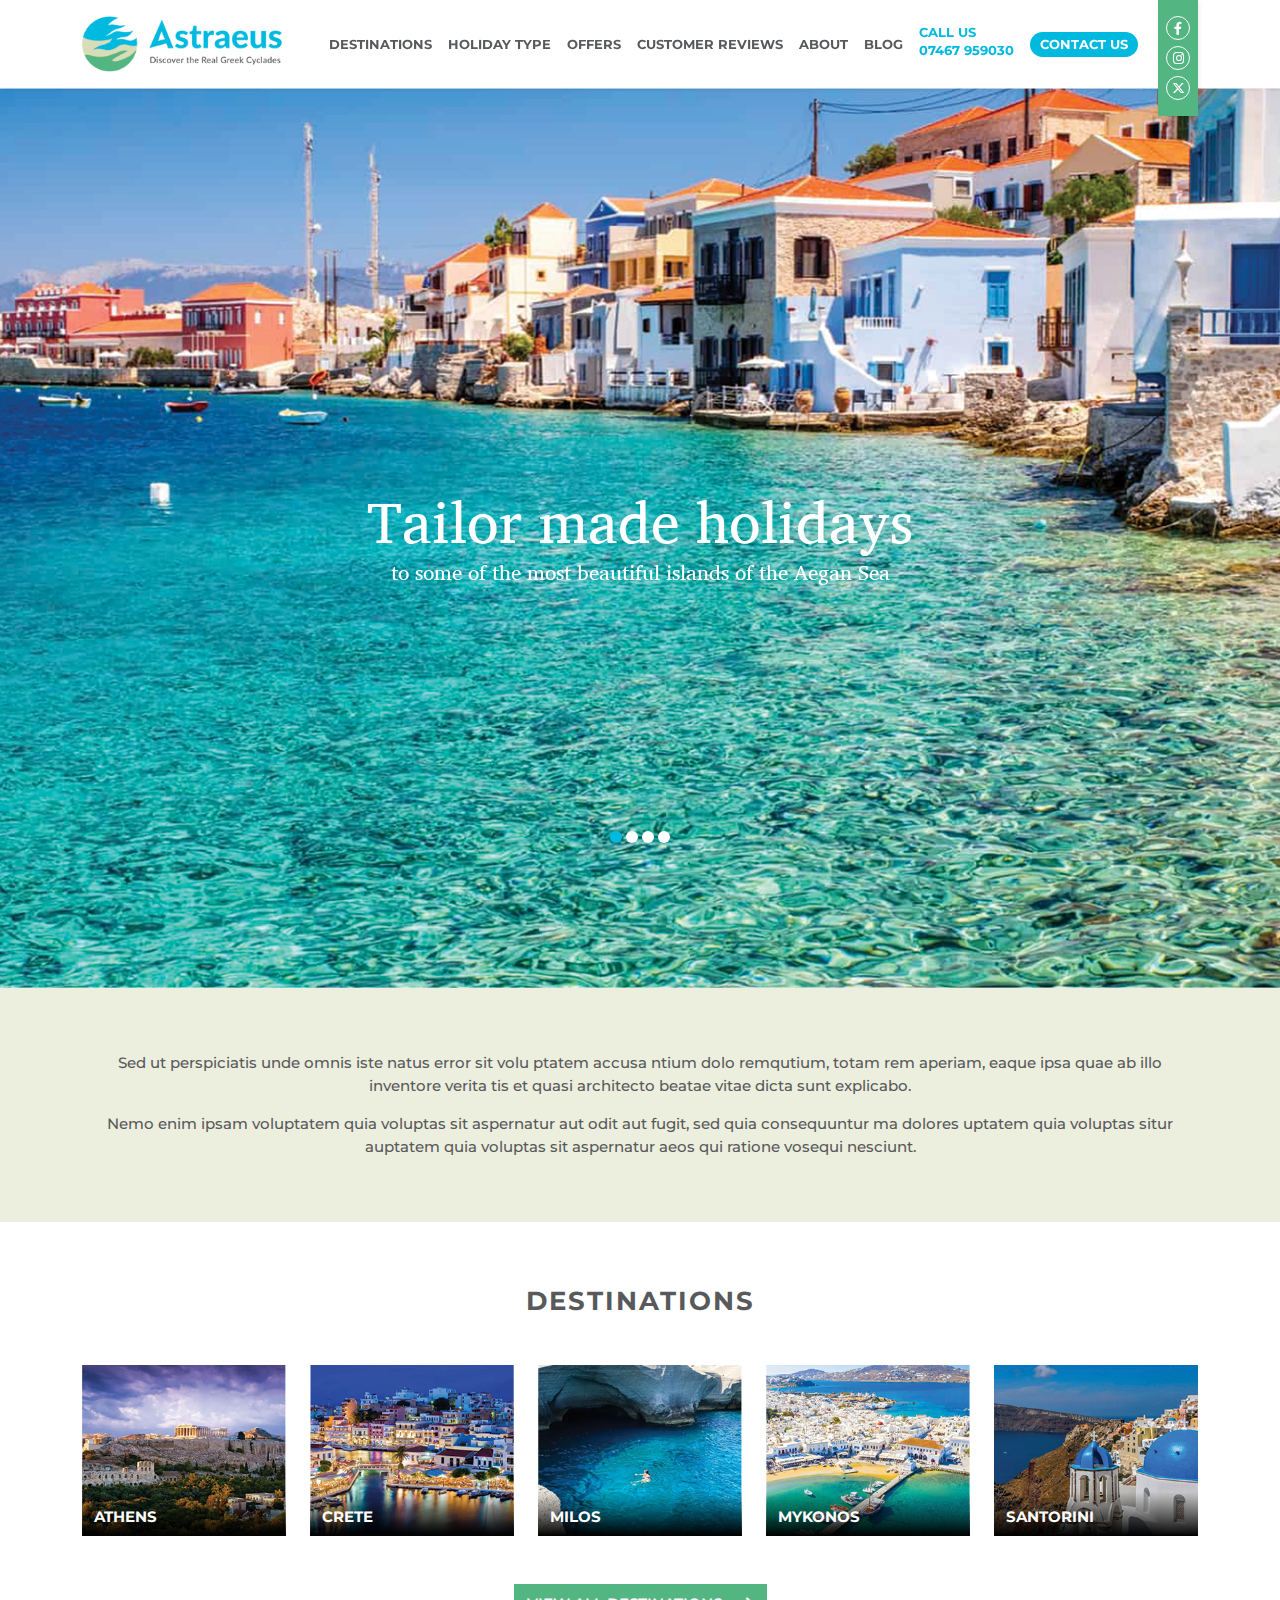
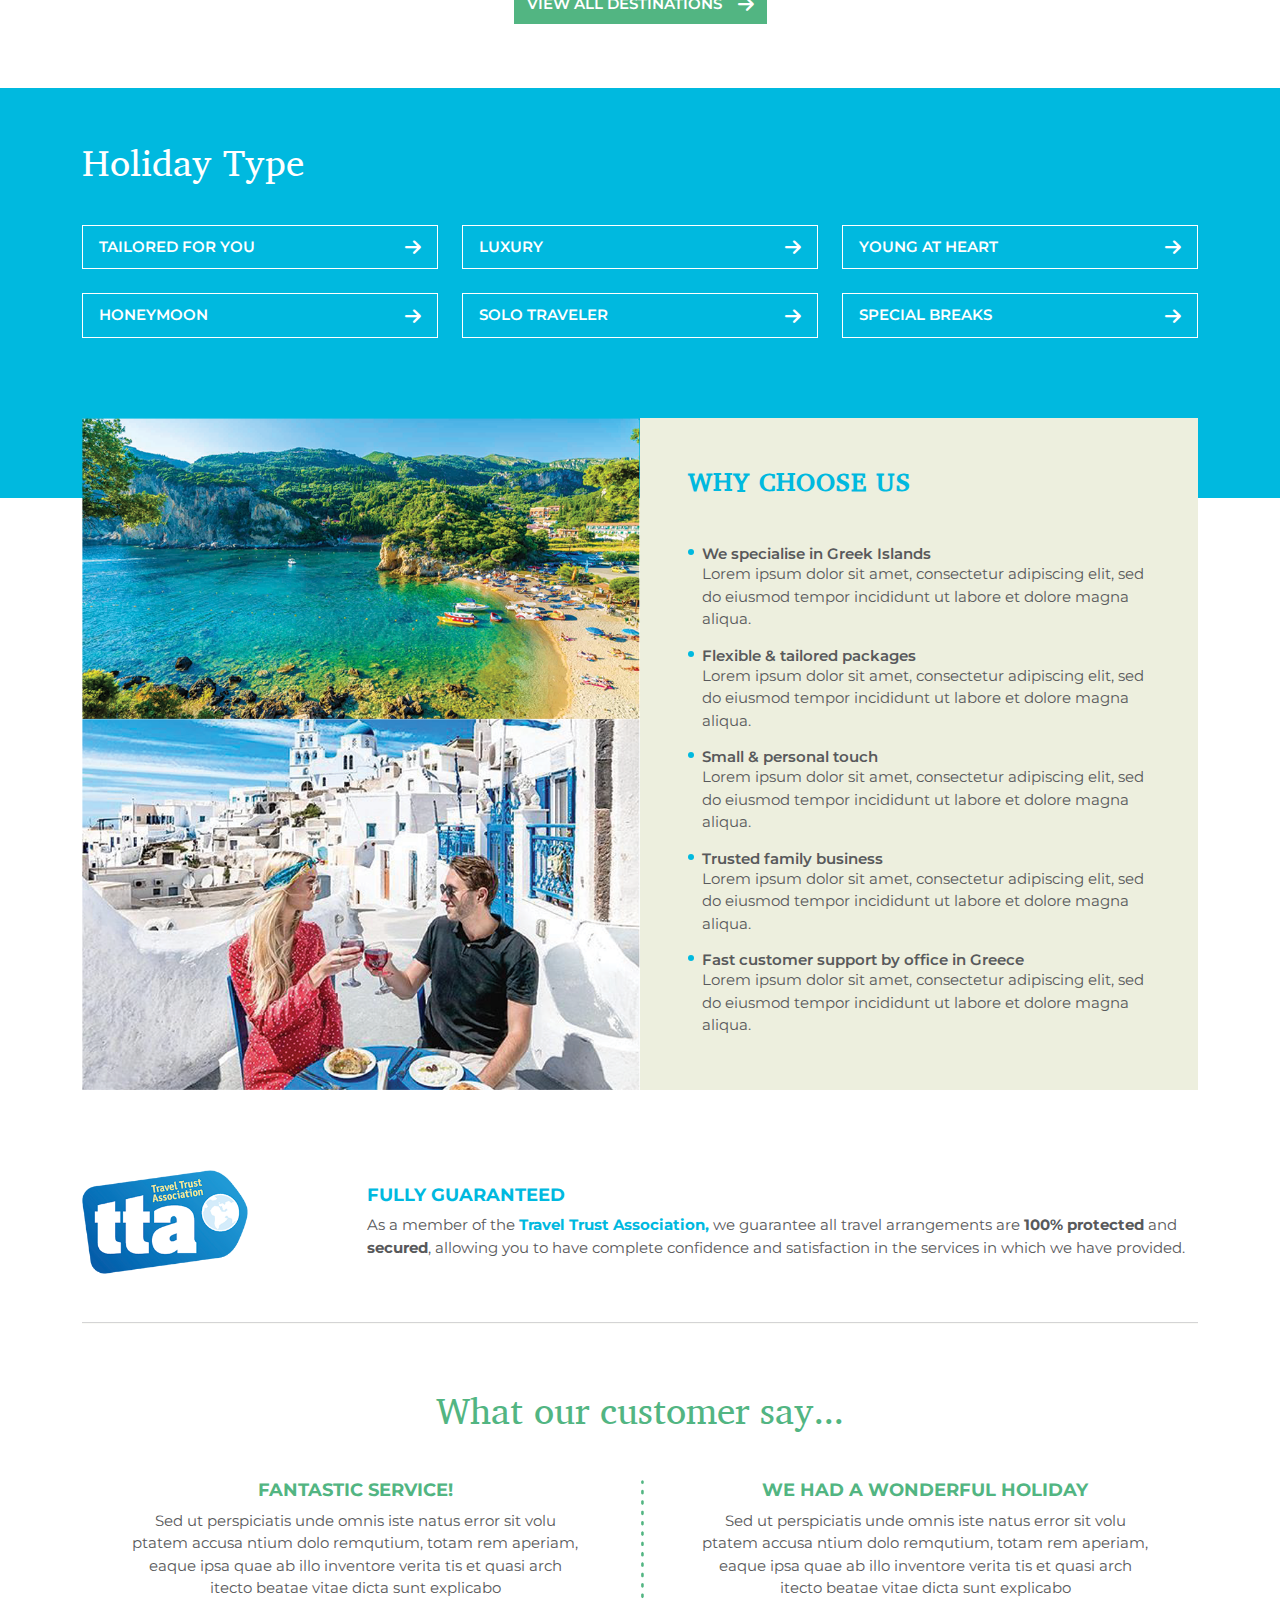
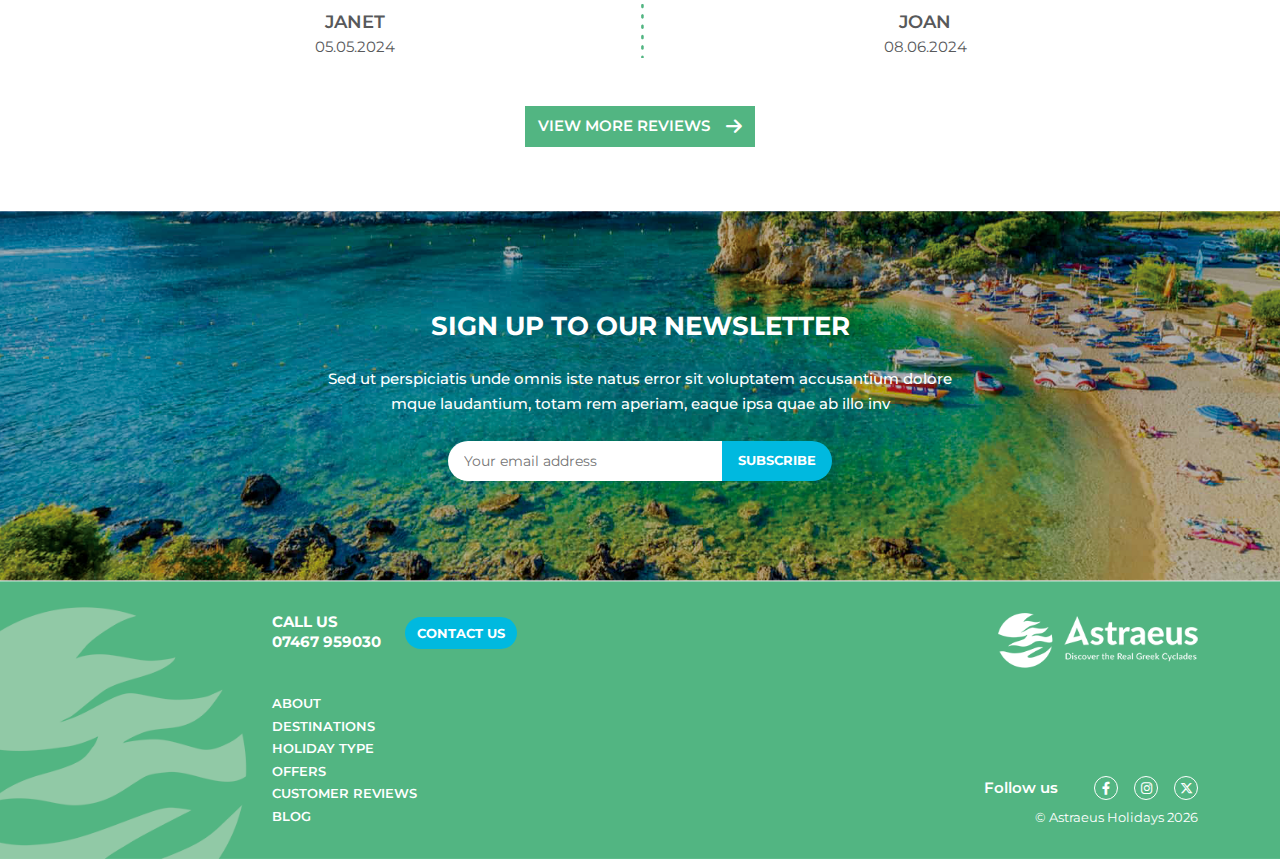
<file: index.html>
<!DOCTYPE html>
<html lang="en">
<head>
    <meta charset="UTF-8">
    <meta name="viewport" content="width=device-width, initial-scale=1.0">

    <!-- Title -->
    <title>Home | Astraeus</title>

    <!-- Favicon -->
    <link rel="icon" href="images/favicon.png">

    <!-- Font Family -->
    <link href="https://fonts.googleapis.com/css2?family=Montserrat:ital,wght@0,100..900;1,100..900&display=swap" rel="stylesheet">

    <!-- Font Awesome -->
    <link rel="stylesheet" href="css/all.min.css">

    <!-- Bootstrap -->
    <link rel="stylesheet" href="css/bootstrap.min.css">

    <!-- Slick CSS -->
    <link rel="stylesheet" href="css/slick.css">

    <!-- Animate CSS -->
    <link rel="stylesheet" href="css/animate.css">

    <!-- Main Style Sheet -->
    <link rel="stylesheet" href="css/style.css">

    <!-- Responsive Style Sheet -->
    <link rel="stylesheet" href="css/responsive.css">
</head>
<body>
    <!-- Header Start -->
    <header class="main-header py-md-3 py-2">
        <div class="container">
            <div class="d-flex justify-content-between align-items-center">
                <div>
                    <a href="index.html">
                        <img class="main-logo" src="images/logo.png" alt="Astraeus logo">
                    </a>
                </div>

                <!-- Desktop Menu -->
                <div class="position-relative d-lg-block d-none">
                    <div class="d-flex gap-2 gap-xl-3 align-items-center justify-content-end pe-lg-5">
                        <nav class="main-nav">
                            <ul class="d-flex gap-2 gap-xl-3 align-items-center nav-items">
                                <li><a href="destinations.html">destinations</a></li>
                                <li><a href="holiday_type.html">holiday type</a></li>
                                <li><a href="offers.html">offers</a></li>
                                <li><a href="reviews.html">customer reviews</a></li>
                                <li><a href="about.html">about</a></li>
                                <li><a href="#">blog</a></li>
                            </ul>
                        </nav>
                        <div class="call">
                            <p>call us</p>
                            <a href="tel:07467959030">07467 959030</a>
                        </div>
                        <a class="header-btn" href="contact.html">contact us</a>
                    </div>
                    <div class="header-social position-absolute">
                        <ul>
                            <li>
                                <a href="https://www.facebook.com/astraeusholidays" target="_blank">
                                    <i class="fa-brands fa-facebook-f"></i>
                                </a>
                            </li>
                            <li>
                                <a href="https://www.instagram.com/astraeus.holidays" target="_blank">
                                    <i class="fa-brands fa-instagram"></i>
                                </a>
                            </li>
                            <li>
                                <a href="https://x.com/astraeusholiday" target="_blank">
                                    <i class="fa-brands fa-x-twitter"></i>
                                </a>
                            </li>
                        </ul>
                    </div>
                </div>

                <!-- Mobile Menu SolidBar -->
                <div class="d-lg-none d-block">
                    <button class="solidbar" type="button" data-bs-toggle="offcanvas" data-bs-target="#offcanvasMobileMenu" aria-controls="offcanvasMobileMenu">
                        <i class="fa-solid fa-bars"></i>
                    </button>
                </div>

                <!-- Mobile Menu Content  -->
                <div class="offcanvas offcanvas-start" data-bs-scroll="true" tabindex="-1" id="offcanvasMobileMenu" aria-labelledby="offcanvasMobileMenuLabel">
                    <div class="offcanvas-header">
                        <div class="offcanvas-title" id="offcanvasMobileMenuLabel">
                            <img src="images/logo.png" alt="logo">
                        </div>
                        <button type="button" class="btn-close" data-bs-dismiss="offcanvas" aria-label="Close"></button>
                    </div>
                    <div class="offcanvas-body">
                        <nav class="main-nav">
                            <ul class="nav-items">
                                <li><a href="destinations.html">destinations</a></li>
                                <li><a href="holiday_type.html">holiday type</a></li>
                                <li><a href="offers.html">offers</a></li>
                                <li><a href="reviews.html">customer reviews</a></li>
                                <li><a href="about.html">about</a></li>
                                <li><a href="#">blog</a></li>
                            </ul>
                        </nav>
                        <div class="call">
                            <p>call us</p>
                            <a href="tel:07467959030">07467 959030</a>
                        </div>
                        <a class="header-btn" href="contact.html">contact us</a>
                        <div class="mobile-social">
                            <ul class="d-flex gap-2 align-items-center">
                                <li>
                                    <a href="https://www.facebook.com/astraeusholidays" target="_blank">
                                        <i class="fa-brands fa-facebook-f"></i>
                                    </a>
                                </li>
                                <li>
                                    <a href="https://www.instagram.com/astraeus.holidays" target="_blank">
                                        <i class="fa-brands fa-instagram"></i>
                                    </a>
                                </li>
                                <li>
                                    <a href="https://x.com/astraeusholiday" target="_blank">
                                        <i class="fa-brands fa-x-twitter"></i>
                                    </a>
                                </li>
                            </ul>
                        </div>
                    </div>
                </div>
            </div>
        </div>
    </header>
    <!-- Header End -->

    <!-- Main Start -->
    <main>
        <!-- Home Slider Start -->
        <section class="home-slider">
            <div class="main-slider position-relative">
                <div class="slider-content">
                    <div class="slider-inner">
                        <div class="slide-img">
                            <img data-animation-in="zoomInImage" src="" data-lazy="images/home/slider/1.png" alt="">
                        </div>
                        <div class="overlay text-center">
                            <div class="container">
                                <h2 data-animation="fadeInUp" data-delay="0.5s">Tailor made holidays</h2>
                                <p data-animation="fadeInUp" data-delay="0.7s">to some of the most beautiful islands of the Aegan Sea</p>
                            </div>
                        </div>
                    </div>
                </div>
                <div class="slider-content">
                    <div class="slider-inner">
                        <video autoplay loop muted>
                            <source src="videos/home/slider/1.mp4" type="video/mp4">
                        </video>
                        <div class="overlay text-center">
                            <div class="container">
                                <h2 data-animation="fadeInUp" data-delay="0.5s">Tailor made holidays</h2>
                                <p data-animation="fadeInUp" data-delay="0.7s">to some of the most beautiful islands of the Aegan Sea</p>
                            </div>
                        </div>
                    </div>
                </div>
                <div class="slider-content">
                    <div class="slider-inner">
                        <div class="slide-img">
                            <img data-animation-in="zoomInImage" src="" data-lazy="images/home/slider/1.png" alt="">
                        </div>
                        <div class="overlay text-center">
                            <div class="container">
                                <h2 data-animation="fadeInUp" data-delay="0.5s">Tailor made holidays</h2>
                                <p data-animation="fadeInUp" data-delay="0.7s">to some of the most beautiful islands of the Aegan Sea</p>
                            </div>
                        </div>
                    </div>
                </div>
                <div class="slider-content">
                    <div class="slider-inner">
                        <iframe
                            class="embed-player"
                            src="https://www.youtube.com/embed/NpEaa2P7qZI?autoplay=1&mute=1&controls=0&modestbranding=1&rel=0&iv_load_policy=3&loop=1&playlist=NpEaa2P7qZI"
                            title="YouTube video player"
                            frameborder="0"
                            allow="accelerometer; autoplay; clipboard-write; encrypted-media; gyroscope; picture-in-picture; web-share"
                            allowfullscreen>
                        </iframe>
                        <div class="overlay text-center">
                            <div class="container">
                                <h2 data-animation="fadeInUp" data-delay="0.5s">Tailor made holidays</h2>
                                <p data-animation="fadeInUp" data-delay="0.7s">to some of the most beautiful islands of the Aegan Sea</p>
                            </div>
                        </div>
                    </div>
                </div>
            </div>
        </section>
        <!-- Home Slider End -->

        <!-- Home Text Start -->
        <section class="home-text section-padding bg-offwhite">
            <div class="container">
                <div class="row">
                    <div class="col-lg-12 text-center">
                        <p>
                            Sed ut perspiciatis unde omnis iste natus error sit volu ptatem accusa ntium dolo remqutium, totam rem aperiam, eaque ipsa quae ab illo inventore verita tis et quasi architecto beatae vitae dicta sunt explicabo. 
                        </p>
                        <p class="mt-3">
                            Nemo enim ipsam voluptatem quia voluptas sit aspernatur aut odit aut fugit, sed quia consequuntur ma dolores uptatem quia voluptas situr auptatem quia voluptas sit aspernatur aeos qui ratione vosequi nesciunt. 
                        </p>
                    </div>
                </div>
            </div>
        </section>
        <!-- Home Text End -->

        <!-- Destinations Start -->
        <section class="destinations section-padding">
            <div class="container">
                <div class="row">
                    <div class="col-lg-12">
                        <h2 class="section-heading-type-one">
                            destinations
                        </h2>
                    </div>
                </div>
                <div class="destination-items section-heading-gap">
                    <div class="destination-card">
                        <img src="images/home/destination/1.png" class="w-100" alt="destination card image">
                        <div class="overlay">
                            <h6>athens</h6>
                        </div>
                    </div>
                    <div class="destination-card">
                        <img src="images/home/destination/2.png" class="w-100" alt="destination card image">
                        <div class="overlay">
                            <h6>crete</h6>
                        </div>
                    </div>
                    <div class="destination-card">
                        <img src="images/home/destination/3.png" class="w-100" alt="destination card image">
                        <div class="overlay">
                            <h6>milos</h6>
                        </div>
                    </div>
                    <div class="destination-card">
                        <img src="images/home/destination/4.png" class="w-100" alt="destination card image">
                        <div class="overlay">
                            <h6>mykonos</h6>
                        </div>
                    </div>
                    <div class="destination-card">
                        <img src="images/home/destination/5.png" class="w-100" alt="destination card image">
                        <div class="overlay">
                            <h6>santorini</h6>
                        </div>
                    </div>
                </div>
                <div class="row mt-lg-5 mt-sm-3 mt-2">
                    <div class="col-lg-12 text-center">
                        <a href="destinations.html" class="secondary-arrow-button align-items-center d-inline-flex gap-3">
                            <span>view all destinations</span>
                            <i class="fa-solid fa-arrow-right"></i>
                        </a>
                    </div>
                </div>
            </div>
        </section>
        <!-- Destinations End -->

        <!-- Home Holiday Start -->
        <section class="home-holiday">
            <div class="container">
                <div class="row">
                    <div class="col-lg-12">
                        <h2 class="section-heading-type-two">holiday type</h2>
                    </div>
                </div>
                <div class="holiday-type-actions">
                    <ul class="grid">
                        <li>
                            <a href="#" class="d-flex justify-content-between align-items-center">
                                <span>tailored for you</span>
                                <i class="fa-solid fa-arrow-right"></i>
                            </a>
                        </li>
                        <li>
                            <a href="#" class="d-flex justify-content-between align-items-center">
                                <span>luxury</span>
                                <i class="fa-solid fa-arrow-right"></i>
                            </a>
                        </li>
                        <li>
                            <a href="#" class="d-flex justify-content-between align-items-center">
                                <span>young at heart</span>
                                <i class="fa-solid fa-arrow-right"></i>
                            </a>
                        </li>
                        <li>
                            <a href="#" class="d-flex justify-content-between align-items-center">
                                <span>honeymoon</span>
                                <i class="fa-solid fa-arrow-right"></i>
                            </a>
                        </li>
                        <li>
                            <a href="#" class="d-flex justify-content-between align-items-center">
                                <span>solo traveler</span>
                                <i class="fa-solid fa-arrow-right"></i>
                            </a>
                        </li>
                        <li>
                            <a href="#" class="d-flex justify-content-between align-items-center">
                                <span>special breaks</span>
                                <i class="fa-solid fa-arrow-right"></i>
                            </a>
                        </li>
                    </ul>
                </div>
            </div>
        </section>
        <!-- Home Holiday End -->

        <!-- Why Choose Start -->
        <section class="why-choose">
            <div class="container">
                <div class="row h-100">
                    <div class="col-lg-6 pe-lg-0">
                        <img src="images/home/why_choose_us/1.png" class="w-100" alt="why choose us">
                        <img src="images/home/why_choose_us/2.png" class="w-100" alt="why choose us">
                    </div>
                    <div class="col-lg-6 ps-lg-0 h-auto">
                        <div class="choose-inner p-xl-5 p-lg-4 px-4 py-3 py-lg-4 h-100 bg-offwhite">
                            <h2>why choose us</h2>
                            <div class="choose-list mt-xl-5 mt-lg-3 mt-2">
                                <div class="d-flex gap-2">
                                    <div>
                                        <div class="disc"></div>
                                    </div>
                                    <div>
                                        <h3>We specialise in Greek Islands</h3>
                                        <p>Lorem ipsum dolor sit amet, consectetur adipiscing elit, sed do eiusmod tempor incididunt ut labore et dolore magna aliqua.</p>
                                    </div>
                                </div>
                                <div class="d-flex gap-2">
                                    <div>
                                        <div class="disc"></div>
                                    </div>
                                    <div>
                                        <h3>Flexible & tailored packages</h3>
                                        <p>Lorem ipsum dolor sit amet, consectetur adipiscing elit, sed do eiusmod tempor incididunt ut labore et dolore magna aliqua. </p>
                                    </div>
                                </div>
                                <div class="d-flex gap-2">
                                    <div>
                                        <div class="disc"></div>
                                    </div>
                                    <div>
                                        <h3>Small & personal touch</h3>
                                        <p>Lorem ipsum dolor sit amet, consectetur adipiscing elit, sed do eiusmod tempor incididunt ut labore et dolore magna aliqua.</p>
                                    </div>
                                </div>
                                <div class="d-flex gap-2">
                                    <div>
                                        <div class="disc"></div>
                                    </div>
                                    <div>
                                        <h3>Trusted family business</h3>
                                        <p>Lorem ipsum dolor sit amet, consectetur adipiscing elit, sed do eiusmod tempor incididunt ut labore et dolore magna aliqua.</p>
                                    </div>
                                </div>
                                <div class="d-flex gap-2">
                                    <div>
                                        <div class="disc"></div>
                                    </div>
                                    <div>
                                        <h3>Fast customer support by office in Greece</h3>
                                        <p>Lorem ipsum dolor sit amet, consectetur adipiscing elit, sed do eiusmod tempor incididunt ut labore et dolore magna aliqua.</p>
                                    </div>
                                </div>
                            </div>
                        </div>
                    </div>
                </div>
            </div>
        </section>
        <!-- Why Choose End -->

        <!-- Accreditation Start -->
        <section class="accreditation">
            <div class="container">
                <div class="row justify-content-between align-items-center">
                    <div class="col-lg-2 col-md-2 col-sm-3 col-3">
                        <img src="images/accreditation.png" class="w-100" alt="accreditation tta">
                    </div>
                    <div class="col-lg-9 col-md-10 col-sm-9 col-9">
                        <h4>FULLY GUARANTEED</h4>
                        <p class="mt-2">
                            As a member of the <span><b>Travel Trust Association,</b></span> we guarantee all travel arrangements are <b>100% protected</b> and <b>secured</b>, allowing you to have complete confidence and satisfaction in the services in which we have provided. 
                        </p>
                    </div>
                </div>

                <hr class="mt-5 mb-0">
            </div>
        </section>
        <!-- Accreditation End -->

        <!-- Reviews Start -->
        <section class="reviews section-padding">
            <div class="container">
                <div class="row">
                    <div class="col-lg-12">
                        <h2 class="section-heading-type-three">What our customer say...</h2>
                    </div>
                </div>
                <div class="row section-heading-gap">
                    <div class="col-lg-6 col-md-6">
                        <div class="review-inner dot-border px-lg-5">
                            <h3>FANTASTIC SERVICE!</h3>
                            <p>
                               Sed ut perspiciatis unde omnis iste natus error sit volu ptatem accusa ntium dolo remqutium, totam rem aperiam, eaque ipsa quae ab illo inventore verita tis et quasi arch itecto beatae vitae dicta sunt explicabo
                            </p>
                            <h4>JANET</h4>
                            <p>05.05.2024</p>
                        </div>
                    </div>
                    <div class="col-lg-6 col-md-6">
                        <div class="review-inner px-lg-5">
                            <h3>we had a wonderful holiday</h3>
                            <p>
                               Sed ut perspiciatis unde omnis iste natus error sit volu ptatem accusa ntium dolo remqutium, totam rem aperiam, eaque ipsa quae ab illo inventore verita tis et quasi arch itecto beatae vitae dicta sunt explicabo
                            </p>
                            <h4>joan</h4>
                            <p>08.06.2024</p>
                        </div>
                    </div>
                </div>
                <div class="row mt-lg-5 mt-3">
                    <div class="col-lg-12 text-center">
                        <a href="reviews.html" class="secondary-arrow-button align-items-center d-inline-flex gap-3">
                            <span>view more reviews</span>
                            <i class="fa-solid fa-arrow-right"></i>
                        </a>
                    </div>
                </div>
            </div>
        </section>
        <!-- Reviews End -->

        <!-- Newsletter Start -->
        <section class="newsletter">
            <div class="container">
                <div class="row justify-content-center">
                    <div class="col-lg-8 col-xl-7 text-center">
                        <h3>SIGN UP TO OUR NEWSLETTER</h3>
                        <p>Sed ut perspiciatis unde omnis iste natus error sit voluptatem accusantium dolore mque laudantium, totam rem aperiam, eaque ipsa quae ab illo inv</p>
                        <div class="form-field mx-auto">
                            <form>
                                <div class="d-flex">
                                    <input type="text" placeholder="Your email address">
                                    <button type="submit">subscribe</button>  
                                </div>  
                            </form>
                        </div>
                    </div>
                </div>
            </div>
        </section>
        <!-- Newsletter End -->
    </main>
    <!-- Main End -->

    <!-- BTT Start -->
    <div class="btt" title="back to top">
        <i class="fa-solid fa-arrow-up"></i>
    </div>
    <!-- BTT End -->

    <!-- Footer Start -->
    <footer class="main-footer">
        <div class="container">
            <div class="row justify-content-between text-center text-sm-start">
                <div class="col-lg-4 offset-lg-2 order-2 order-sm-1 offset-xxl-3 col-md-6 col-sm-6">
                    <div class="d-sm-flex gap-4 align-items-center">
                        <div class="call mb-1 mb-sm-0">
                            <p>call us</p>
                            <a href="tel:07467959030">07467 959030</a>
                        </div>
                        <a class="footer-btn" href="contact.html">contact us</a>
                    </div>
                </div>
                <div class="col-lg-4 text-center order-1 order-sm-2 text-sm-end col-md-6 col-sm-6 mb-3 mb-sm-0">
                    <div class="footer-logo">
                        <img src="images/footer_logo.png" alt="footer logo">
                    </div>
                </div>
            </div>

            <div class="row justify-content-between text-center text-sm-start">
                <div class="col-lg-4 offset-lg-2 offset-xxl-3 col-md-6 col-sm-6">
                    <div class="mt-sm-4 mt-2">
                        <ul class="nav-items">
                            <li><a href="about.html">about</a></li>
                            <li><a href="destinations.html">destinations</a></li>
                            <li><a href="holiday_type.html">holiday type</a></li>
                            <li><a href="offers.html">offers</a></li>
                            <li><a href="reviews.html">customer reviews</a></li>
                            <li><a href="#">blog</a></li>
                        </ul>
                    </div>
                </div>
                <div class="col-lg-4 align-self-end text-sm-end text-center col-md-6 col-sm-6">
                    <ul class="footer-social gap-2 d-flex justify-content-sm-end align-items-center justify-content-center mt-2 mt-sm-0">
                        <li>
                            <h6>Follow us</h6>
                        </li>
                        <li>
                            <a href="https://www.facebook.com/astraeusholidays" target="_blank">
                                <i class="fa-brands fa-facebook-f"></i>
                            </a>
                        </li>
                        <li>
                            <a href="https://www.instagram.com/astraeus.holidays" target="_blank">
                                <i class="fa-brands fa-instagram"></i>
                            </a>
                        </li>
                        <li>
                            <a href="https://x.com/astraeusholiday" target="_blank">
                                <i class="fa-brands fa-x-twitter"></i>
                            </a>
                        </li>
                    </ul>
                    <p class="copyright">&copy; Astraeus Holidays <span id="currentYear"></span></p>
                </div>
            </div>
        </div>
    </footer>
    <!-- Footer End -->
    
    <!-- jQuery Version -->
    <script src="js/jquery-1.12.4.min.js"></script>

    <!-- Bootstrap -->
    <script src="js/bootstrap.bundle.min.js"></script>

    <!-- Slick JS -->
    <script src="js/slick.min.js"></script>
    <script src="js/slick-animation.min.js"></script>
    <script>
        const slideWrapper = $(".main-slider"),
        iframes = slideWrapper.find('.embed-player');

        const setSlideHeight = () => {
            const windowHeight = $(window).height();

            $(".slider-content").each(function () {
                const customHeight = $(this).data('height') || windowHeight;
                $(this).css("height", customHeight + "px");
            });
        };

        const resizePlayer = (iframes, ratio) => {
            if (!iframes[0]) return;
            var win = $(".main-slider"),
            width = win.width(),
            playerWidth,
            height = win.height(),
            playerHeight,
            ratio = ratio || 16/9;

            iframes.each(function(){
                let current = $(this);
                if (width / ratio < height) {
                    playerWidth = Math.ceil(height * ratio);
                    current.width(playerWidth).height(height).css({
                        left: (width - playerWidth) / 2,
                        top: 0
                    });
                } else {
                    playerHeight = Math.ceil(width / ratio);
                    current.width(width).height(playerHeight).css({
                        left: 0,
                        top: (height - playerHeight) / 2
                    });
                }
            });
        }

        slideWrapper.on("init", function(e, slick){
            slick = $(slick.currentTarget);
            resizePlayer(iframes, 16/9);
            setSlideHeight();
            var $firstAnimatingElements = $('.slider-content:first-child').find('[data-animation]');
            doAnimations($firstAnimatingElements);
        });

        slideWrapper.on('beforeChange', function (e, slick, currentSlide, nextSlide) {
            var $animatingElements = $('.slider-content[data-slick-index="' + nextSlide + '"]').find('[data-animation]');
            doAnimations($animatingElements);
        });

        slideWrapper.slick({
            autoplay: true,
            autoplaySpeed: 5000,
            lazyLoad: 'progressive',
            infinite: true,
            speed: 700,
            dots: true,
            arrows: false,
        }).slickAnimation();

        function doAnimations(elements) {
        var animationEndEvents = 'webkitAnimationEnd mozAnimationEnd MSAnimationEnd oanimationend animationend';
            elements.each(function () {
                var $this = $(this);
                var $animationDelay = $this.data('delay');
                var $animationType = 'animated ' + $this.data('animation');
                $this.css({
                    'animation-delay': $animationDelay,
                    '-webkit-animation-delay': $animationDelay
                });
                $this.addClass($animationType).one(animationEndEvents, function () {
                    $this.removeClass($animationType);
                });
            });
        }

        $(window).on("resize.slickVideoPlayer", function(){  
            resizePlayer(iframes, 16/9);
            setSlideHeight();
        });

        setSlideHeight();
    </script>

    <!-- Main Script Sheet -->
    <script src="js/script.js"></script>
</body>
</html>
</file>
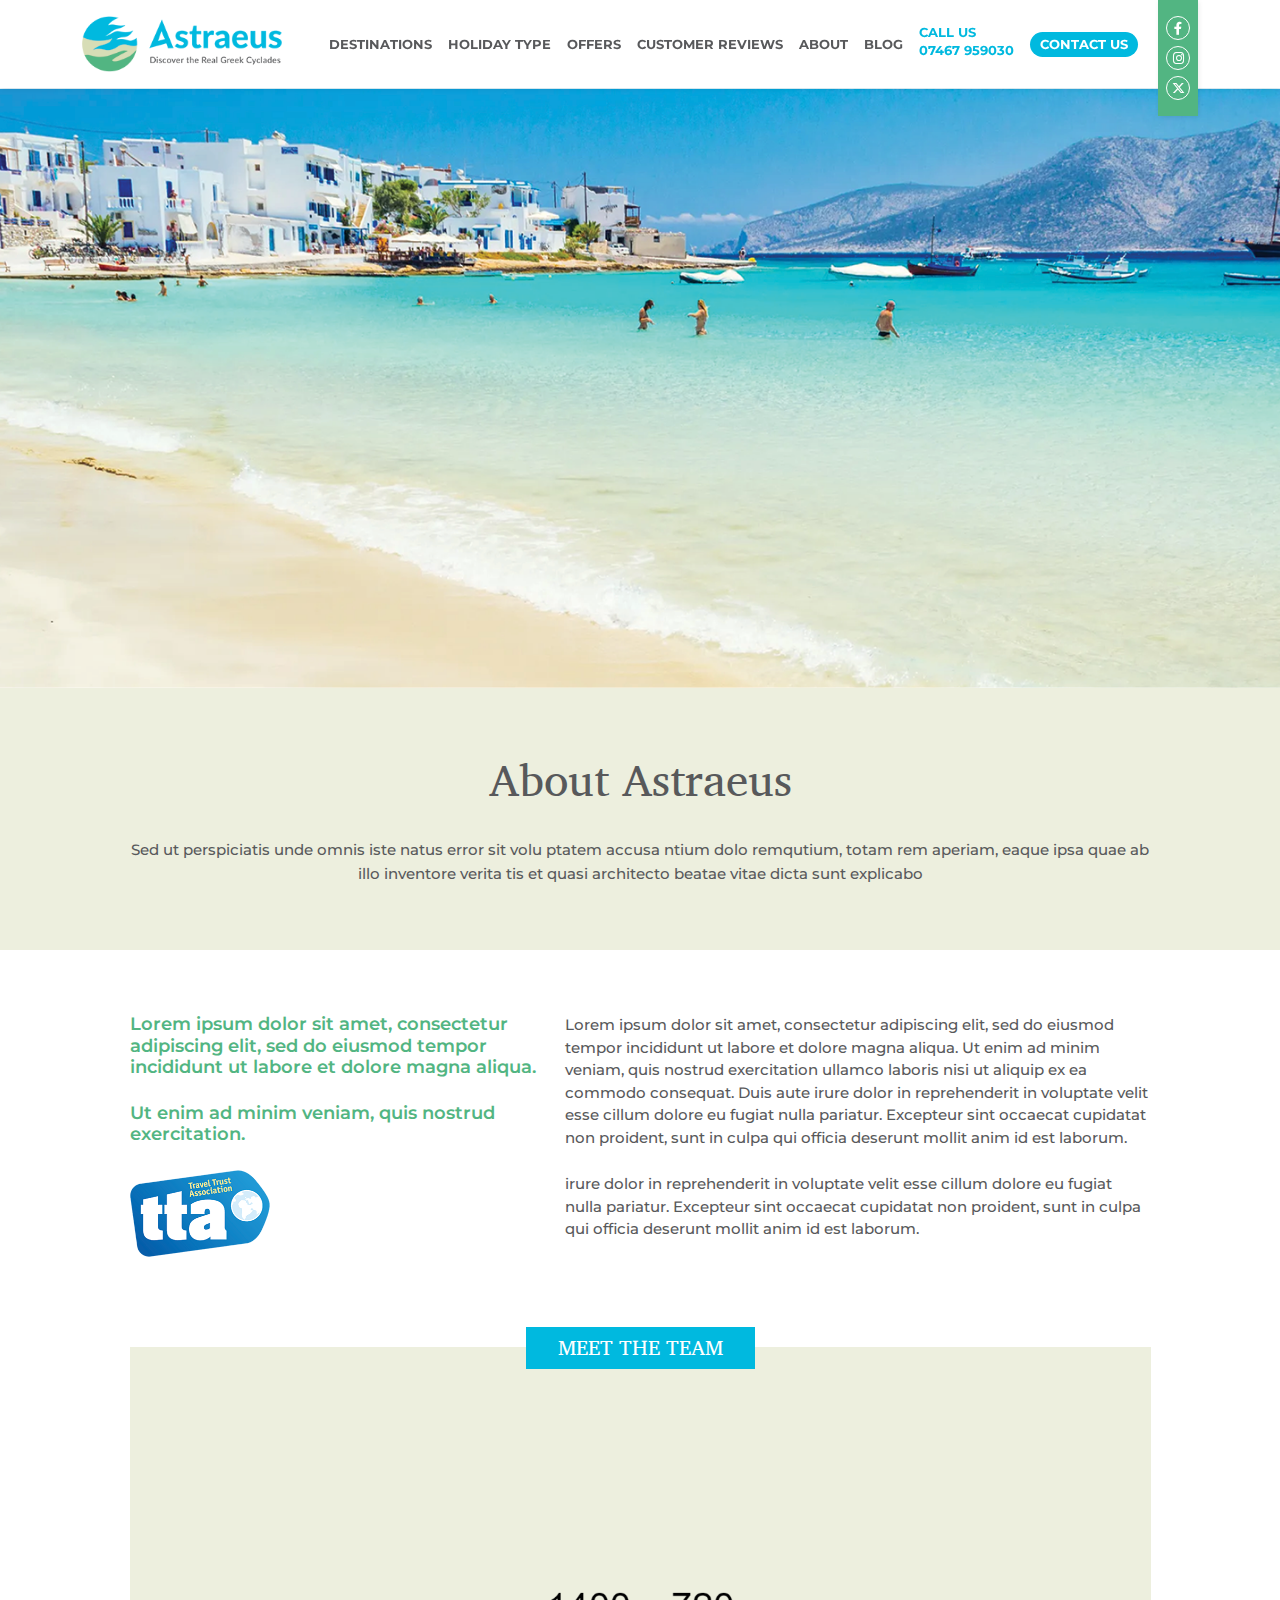
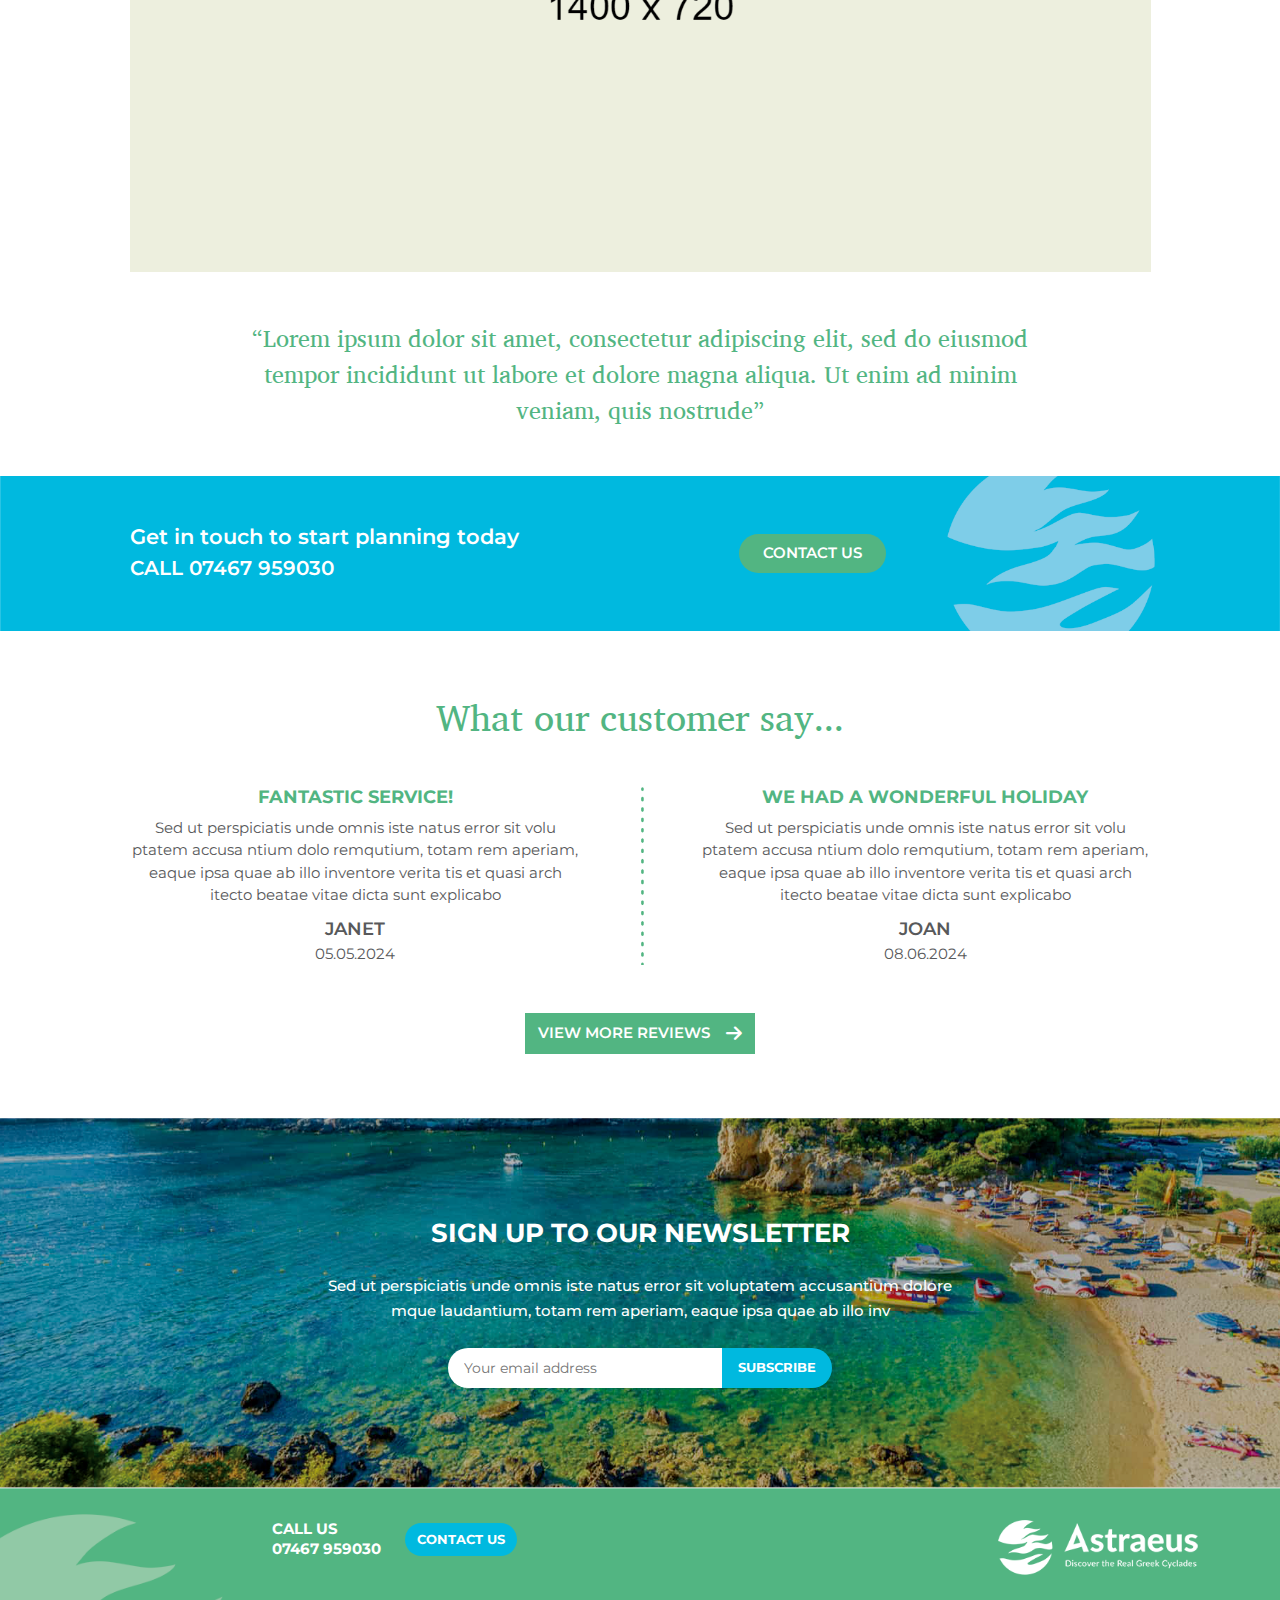
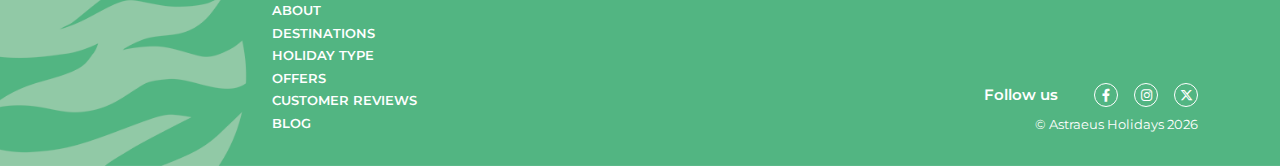
<file: about.html>
<!DOCTYPE html>
<html lang="en">
<head>
    <meta charset="UTF-8">
    <meta name="viewport" content="width=device-width, initial-scale=1.0">

    <!-- Title -->
    <title>About | Astraeus</title>

    <!-- Favicon -->
    <link rel="icon" href="images/favicon.png">

    <!-- Font Family -->
    <link href="https://fonts.googleapis.com/css2?family=Montserrat:ital,wght@0,100..900;1,100..900&display=swap" rel="stylesheet">

    <!-- Font Awesome -->
    <link rel="stylesheet" href="css/all.min.css">

    <!-- Bootstrap -->
    <link rel="stylesheet" href="css/bootstrap.min.css">

    <!-- Main Style Sheet -->
    <link rel="stylesheet" href="css/style.css">

    <!-- Responsive Style Sheet -->
    <link rel="stylesheet" href="css/responsive.css">
</head>
<body>
    <!-- Header Start -->
    <header class="main-header py-md-3 py-2">
        <div class="container">
            <div class="d-flex justify-content-between align-items-center">
                <div>
                    <a href="index.html">
                        <img class="main-logo" src="images/logo.png" alt="Astraeus logo">
                    </a>
                </div>

                <!-- Desktop Menu -->
                <div class="position-relative d-lg-block d-none">
                    <div class="d-flex gap-2 gap-xl-3 align-items-center justify-content-end pe-lg-5">
                        <nav class="main-nav">
                            <ul class="d-flex gap-2 gap-xl-3 align-items-center nav-items">
                                <li><a href="destinations.html">destinations</a></li>
                                <li><a href="holiday_type.html">holiday type</a></li>
                                <li><a href="offers.html">offers</a></li>
                                <li><a href="reviews.html">customer reviews</a></li>
                                <li><a href="about.html">about</a></li>
                                <li><a href="#">blog</a></li>
                            </ul>
                        </nav>
                        <div class="call">
                            <p>call us</p>
                            <a href="tel:07467959030">07467 959030</a>
                        </div>
                        <a class="header-btn" href="contact.html">contact us</a>
                    </div>
                    <div class="header-social position-absolute">
                        <ul>
                            <li>
                                <a href="https://www.facebook.com/astraeusholidays" target="_blank">
                                    <i class="fa-brands fa-facebook-f"></i>
                                </a>
                            </li>
                            <li>
                                <a href="https://www.instagram.com/astraeus.holidays" target="_blank">
                                    <i class="fa-brands fa-instagram"></i>
                                </a>
                            </li>
                            <li>
                                <a href="https://x.com/astraeusholiday" target="_blank">
                                    <i class="fa-brands fa-x-twitter"></i>
                                </a>
                            </li>
                        </ul>
                    </div>
                </div>

                <!-- Mobile Menu SolidBar -->
                <div class="d-lg-none d-block">
                    <button class="solidbar" type="button" data-bs-toggle="offcanvas" data-bs-target="#offcanvasMobileMenu" aria-controls="offcanvasMobileMenu">
                        <i class="fa-solid fa-bars"></i>
                    </button>
                </div>

                <!-- Mobile Menu Content  -->
                <div class="offcanvas offcanvas-start" data-bs-scroll="true" tabindex="-1" id="offcanvasMobileMenu" aria-labelledby="offcanvasMobileMenuLabel">
                    <div class="offcanvas-header">
                        <div class="offcanvas-title" id="offcanvasMobileMenuLabel">
                            <img src="images/logo.png" alt="logo">
                        </div>
                        <button type="button" class="btn-close" data-bs-dismiss="offcanvas" aria-label="Close"></button>
                    </div>
                    <div class="offcanvas-body">
                        <nav class="main-nav">
                            <ul class="nav-items">
                                <li><a href="destinations.html">destinations</a></li>
                                <li><a href="holiday_type.html">holiday type</a></li>
                                <li><a href="offers.html">offers</a></li>
                                <li><a href="reviews.html">customer reviews</a></li>
                                <li><a href="about.html">about</a></li>
                                <li><a href="#">blog</a></li>
                            </ul>
                        </nav>
                        <div class="call">
                            <p>call us</p>
                            <a href="tel:07467959030">07467 959030</a>
                        </div>
                        <a class="header-btn" href="contact.html">contact us</a>
                        <div class="mobile-social">
                            <ul class="d-flex gap-2 align-items-center">
                                <li>
                                    <a href="https://www.facebook.com/astraeusholidays" target="_blank">
                                        <i class="fa-brands fa-facebook-f"></i>
                                    </a>
                                </li>
                                <li>
                                    <a href="https://www.instagram.com/astraeus.holidays" target="_blank">
                                        <i class="fa-brands fa-instagram"></i>
                                    </a>
                                </li>
                                <li>
                                    <a href="https://x.com/astraeusholiday" target="_blank">
                                        <i class="fa-brands fa-x-twitter"></i>
                                    </a>
                                </li>
                            </ul>
                        </div>
                    </div>
                </div>
            </div>
        </div>
    </header>
    <!-- Header End -->

    <!-- Main Start -->
    <main>
        <!-- Page Banner Start -->
        <div class="page-banner" style="background: url(images/about/bg.png) no-repeat center / cover;"></div>
        <!-- Page Banner End -->

        <!-- Page Heading Start -->
        <section class="page-heading section-padding">
            <div class="container">
                <div class="row">
                    <div class="col-lg-12 text-center">
                        <h1>About Astraeus</h1>
                        <p class="px-xl-5">
                            Sed ut perspiciatis unde omnis iste natus error sit volu ptatem accusa ntium dolo remqutium, totam rem aperiam, eaque ipsa quae ab illo inventore verita tis et quasi architecto beatae vitae dicta sunt explicabo
                        </p>
                    </div>
                </div>
            </div>
        </section>
        <!-- Page Heading End -->

        <!-- About Start -->
        <section class="about section-padding">
            <div class="container">
                <div class="row justify-content-center">
                    <div class="col-xl-11">
                        <div class="row">
                            <div class="col-lg-5 col-md-5">
                                <h3>Lorem ipsum dolor sit amet, 
                                consectetur adipiscing elit, sed do eiusmod tempor incididunt ut labore et dolore magna aliqua. </h3>
                                <h4 class="mt-lg-4 mt-md-3 mt-2">Ut enim ad minim veniam, quis nostrud exercitation.</h4>
                                <div class="accreditation mt-lg-4 mt-md-3 mt-2">
                                    <img src="images/accreditation.png" alt="accreditation">
                                </div>
                            </div>
                            <div class="col-lg-7 col-md-7 mt-3 mt-md-0">
                                <p>
                                    Lorem ipsum dolor sit amet, consectetur adipiscing elit, sed do eiusmod tempor incididunt ut labore et dolore magna aliqua. Ut enim ad minim veniam, quis nostrud exercitation ullamco laboris nisi ut aliquip ex ea commodo consequat. Duis aute irure dolor in reprehenderit in voluptate velit esse cillum dolore eu fugiat nulla pariatur. Excepteur sint occaecat cupidatat non proident, sunt in culpa qui officia deserunt mollit anim id est laborum.
                                </p>
                                <p class="mt-lg-4 mt-md-3 mt-2">
                                    irure dolor in reprehenderit in voluptate velit esse cillum dolore eu fugiat nulla pariatur. Excepteur sint occaecat cupidatat non proident, sunt in culpa qui officia deserunt mollit anim id est laborum.
                                </p>
                            </div>
                        </div>

                        <div class="row mt-lg-5 mt-3">
                            <div class="col-lg-12">
                                <div class="text-center">
                                    <h2>meet the team</h2>
                                </div>
                                <div class="group-photo">
                                    <img src="images/about/placeholder_1400x720.png" class="w-100" alt="group photo">
                                </div>
                            </div>
                        </div>
                    </div>
                </div>
            </div>
        </section>
        <!-- About End -->

        <!-- Page Quote Start -->
        <article class="page-quote">
            <div class="container">
                <div class="row justify-content-center">
                    <div class="col-lg-10 col-xl-9 text-center">
                        <blockquote>
                            <q>Lorem ipsum dolor sit amet, consectetur adipiscing elit, sed do eiusmod tempor incididunt ut labore et dolore magna aliqua. Ut enim ad minim veniam, quis nostrude</q>
                        </blockquote>
                    </div>
                </div>
            </div>
        </article>
        <!-- Page Quote End -->

        <!-- Page Action Start -->
        <section class="page-action">
            <div class="container position-relative">
                <div class="row align-items-center px-xl-5">
                    <div class="col-lg-7 col-md-8 col-sm-8 col-8">
                        <h2>Get in touch to start planning today</h2>
                        <p>CALL <a href="tel:07467959030">07467 959030</a></p>
                    </div>
                    <div class="col-lg-3 col-md-4 col-sm-4 col-4">
                        <a href="contact.html" class="page-action-btn">contact us</a>
                    </div>
                </div>
            </div>
        </section>
        <!-- Page Action End -->

        <!-- Reviews Start -->
        <section class="reviews section-padding">
            <div class="container">
                <div class="row">
                    <div class="col-lg-12">
                        <h2 class="section-heading-type-three">What our customer say...</h2>
                    </div>
                </div>
                <div class="row section-heading-gap">
                    <div class="col-lg-6 col-md-6">
                        <div class="review-inner dot-border px-lg-5">
                            <h3>FANTASTIC SERVICE!</h3>
                            <p>
                               Sed ut perspiciatis unde omnis iste natus error sit volu ptatem accusa ntium dolo remqutium, totam rem aperiam, eaque ipsa quae ab illo inventore verita tis et quasi arch itecto beatae vitae dicta sunt explicabo
                            </p>
                            <h4>JANET</h4>
                            <p>05.05.2024</p>
                        </div>
                    </div>
                    <div class="col-lg-6 col-md-6">
                        <div class="review-inner px-lg-5">
                            <h3>we had a wonderful holiday</h3>
                            <p>
                               Sed ut perspiciatis unde omnis iste natus error sit volu ptatem accusa ntium dolo remqutium, totam rem aperiam, eaque ipsa quae ab illo inventore verita tis et quasi arch itecto beatae vitae dicta sunt explicabo
                            </p>
                            <h4>joan</h4>
                            <p>08.06.2024</p>
                        </div>
                    </div>
                </div>
                <div class="row mt-lg-5 mt-3">
                    <div class="col-lg-12 text-center">
                        <a href="reviews.html" class="secondary-arrow-button align-items-center d-inline-flex gap-3">
                            <span>view more reviews</span>
                            <i class="fa-solid fa-arrow-right"></i>
                        </a>
                    </div>
                </div>
            </div>
        </section>
        <!-- Reviews End -->

        <!-- Newsletter Start -->
        <section class="newsletter">
            <div class="container">
                <div class="row justify-content-center">
                    <div class="col-lg-8 col-xl-7 text-center">
                        <h3>SIGN UP TO OUR NEWSLETTER</h3>
                        <p>Sed ut perspiciatis unde omnis iste natus error sit voluptatem accusantium dolore mque laudantium, totam rem aperiam, eaque ipsa quae ab illo inv</p>
                        <div class="form-field mx-auto">
                            <form>
                                <div class="d-flex">
                                    <input type="text" placeholder="Your email address">
                                    <button type="submit">subscribe</button>  
                                </div>  
                            </form>
                        </div>
                    </div>
                </div>
            </div>
        </section>
        <!-- Newsletter End -->
    </main>
    <!-- Main End -->

    <!-- BTT Start -->
    <div class="btt" title="back to top">
        <i class="fa-solid fa-arrow-up"></i>
    </div>
    <!-- BTT End -->

    <!-- Footer Start -->
    <footer class="main-footer">
        <div class="container">
            <div class="row justify-content-between text-center text-sm-start">
                <div class="col-lg-4 offset-lg-2 order-2 order-sm-1 offset-xxl-3 col-md-6 col-sm-6">
                    <div class="d-sm-flex gap-4 align-items-center">
                        <div class="call mb-1 mb-sm-0">
                            <p>call us</p>
                            <a href="tel:07467959030">07467 959030</a>
                        </div>
                        <a class="footer-btn" href="contact.html">contact us</a>
                    </div>
                </div>
                <div class="col-lg-4 text-center order-1 order-sm-2 text-sm-end col-md-6 col-sm-6 mb-3 mb-sm-0">
                    <div class="footer-logo">
                        <img src="images/footer_logo.png" alt="footer logo">
                    </div>
                </div>
            </div>

            <div class="row justify-content-between text-center text-sm-start">
                <div class="col-lg-4 offset-lg-2 offset-xxl-3 col-md-6 col-sm-6">
                    <div class="mt-sm-4 mt-2">
                        <ul class="nav-items">
                            <li><a href="about.html">about</a></li>
                            <li><a href="destinations.html">destinations</a></li>
                            <li><a href="holiday_type.html">holiday type</a></li>
                            <li><a href="offers.html">offers</a></li>
                            <li><a href="reviews.html">customer reviews</a></li>
                            <li><a href="#">blog</a></li>
                        </ul>
                    </div>
                </div>
                <div class="col-lg-4 align-self-end text-sm-end text-center col-md-6 col-sm-6">
                    <ul class="footer-social gap-2 d-flex justify-content-sm-end align-items-center justify-content-center mt-2 mt-sm-0">
                        <li>
                            <h6>Follow us</h6>
                        </li>
                        <li>
                            <a href="https://www.facebook.com/astraeusholidays" target="_blank">
                                <i class="fa-brands fa-facebook-f"></i>
                            </a>
                        </li>
                        <li>
                            <a href="https://www.instagram.com/astraeus.holidays" target="_blank">
                                <i class="fa-brands fa-instagram"></i>
                            </a>
                        </li>
                        <li>
                            <a href="https://x.com/astraeusholiday" target="_blank">
                                <i class="fa-brands fa-x-twitter"></i>
                            </a>
                        </li>
                    </ul>
                    <p class="copyright">&copy; Astraeus Holidays <span id="currentYear"></span></p>
                </div>
            </div>
        </div>
    </footer>
    <!-- Footer End -->
    
    <!-- jQuery Version -->
    <script src="js/jquery-1.12.4.min.js"></script>

    <!-- Bootstrap -->
    <script src="js/bootstrap.bundle.min.js"></script>

    <!-- Main Script Sheet -->
    <script src="js/script.js"></script>
</body>
</html>
</file>
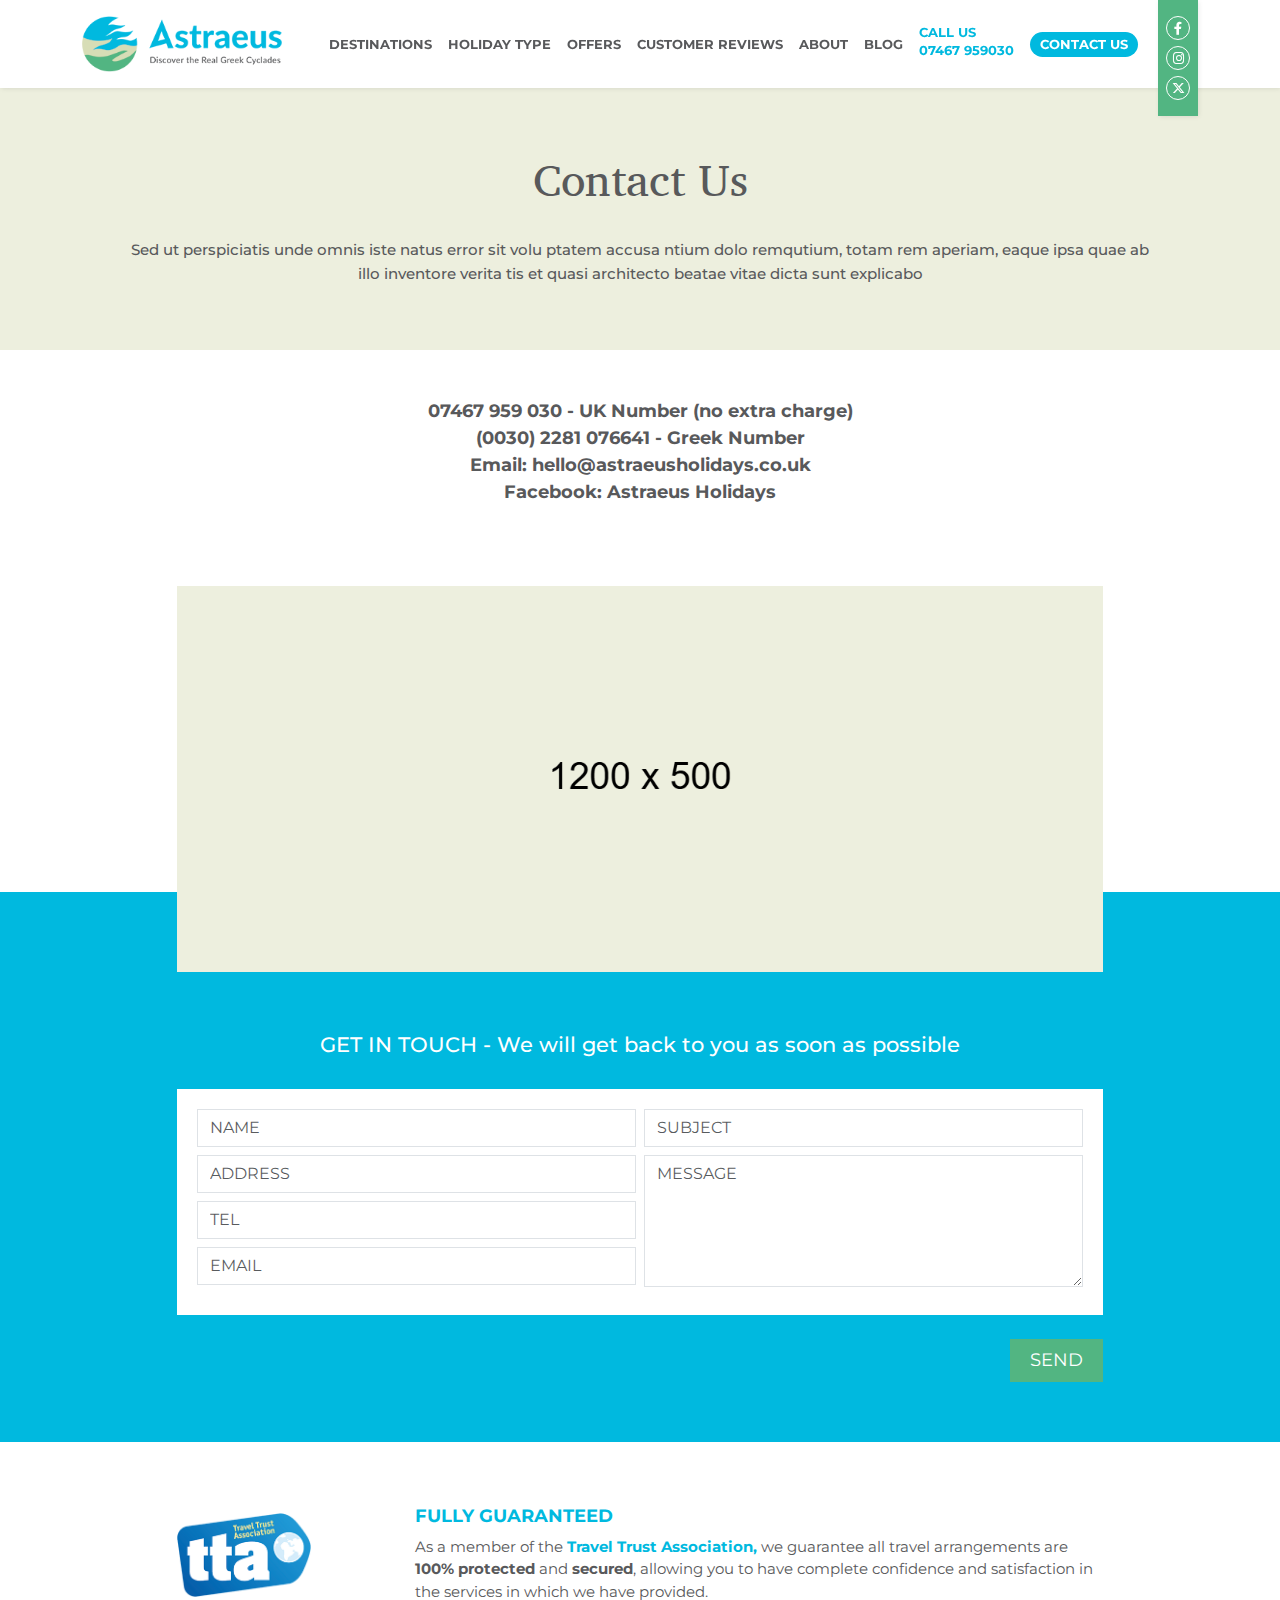
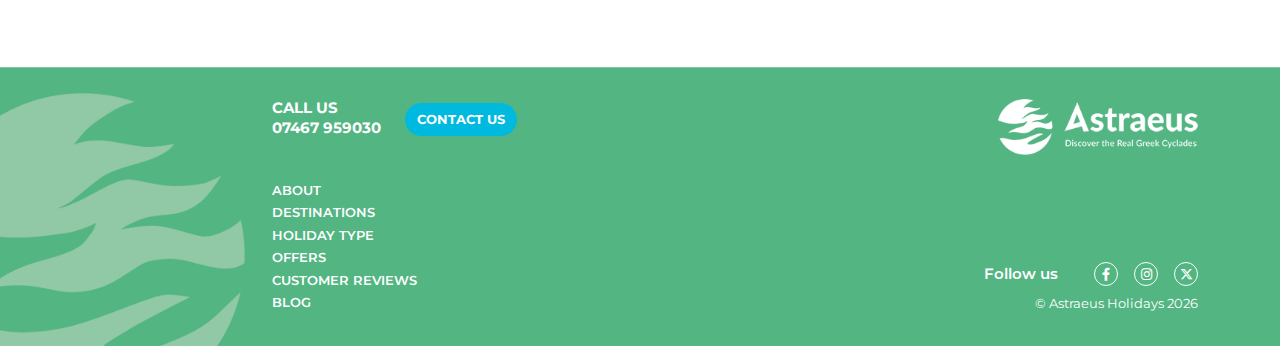
<file: contact.html>
<!DOCTYPE html>
<html lang="en">
<head>
    <meta charset="UTF-8">
    <meta name="viewport" content="width=device-width, initial-scale=1.0">

    <!-- Title -->
    <title>Contact | Astraeus</title>

    <!-- Favicon -->
    <link rel="icon" href="images/favicon.png">

    <!-- Font Family -->
    <link href="https://fonts.googleapis.com/css2?family=Montserrat:ital,wght@0,100..900;1,100..900&display=swap" rel="stylesheet">

    <!-- Font Awesome -->
    <link rel="stylesheet" href="css/all.min.css">

    <!-- Bootstrap -->
    <link rel="stylesheet" href="css/bootstrap.min.css">

    <!-- Main Style Sheet -->
    <link rel="stylesheet" href="css/style.css">

    <!-- Responsive Style Sheet -->
    <link rel="stylesheet" href="css/responsive.css">
</head>
<body>
    <!-- Header Start -->
    <header class="main-header py-md-3 py-2">
        <div class="container">
            <div class="d-flex justify-content-between align-items-center">
                <div>
                    <a href="index.html">
                        <img class="main-logo" src="images/logo.png" alt="Astraeus logo">
                    </a>
                </div>

                <!-- Desktop Menu -->
                <div class="position-relative d-lg-block d-none">
                    <div class="d-flex gap-2 gap-xl-3 align-items-center justify-content-end pe-lg-5">
                        <nav class="main-nav">
                            <ul class="d-flex gap-2 gap-xl-3 align-items-center nav-items">
                                <li><a href="destinations.html">destinations</a></li>
                                <li><a href="holiday_type.html">holiday type</a></li>
                                <li><a href="offers.html">offers</a></li>
                                <li><a href="reviews.html">customer reviews</a></li>
                                <li><a href="about.html">about</a></li>
                                <li><a href="#">blog</a></li>
                            </ul>
                        </nav>
                        <div class="call">
                            <p>call us</p>
                            <a href="tel:07467959030">07467 959030</a>
                        </div>
                        <a class="header-btn" href="contact.html">contact us</a>
                    </div>
                    <div class="header-social position-absolute">
                        <ul>
                            <li>
                                <a href="https://www.facebook.com/astraeusholidays" target="_blank">
                                    <i class="fa-brands fa-facebook-f"></i>
                                </a>
                            </li>
                            <li>
                                <a href="https://www.instagram.com/astraeus.holidays" target="_blank">
                                    <i class="fa-brands fa-instagram"></i>
                                </a>
                            </li>
                            <li>
                                <a href="https://x.com/astraeusholiday" target="_blank">
                                    <i class="fa-brands fa-x-twitter"></i>
                                </a>
                            </li>
                        </ul>
                    </div>
                </div>

                <!-- Mobile Menu SolidBar -->
                <div class="d-lg-none d-block">
                    <button class="solidbar" type="button" data-bs-toggle="offcanvas" data-bs-target="#offcanvasMobileMenu" aria-controls="offcanvasMobileMenu">
                        <i class="fa-solid fa-bars"></i>
                    </button>
                </div>

                <!-- Mobile Menu Content  -->
                <div class="offcanvas offcanvas-start" data-bs-scroll="true" tabindex="-1" id="offcanvasMobileMenu" aria-labelledby="offcanvasMobileMenuLabel">
                    <div class="offcanvas-header">
                        <div class="offcanvas-title" id="offcanvasMobileMenuLabel">
                            <img src="images/logo.png" alt="logo">
                        </div>
                        <button type="button" class="btn-close" data-bs-dismiss="offcanvas" aria-label="Close"></button>
                    </div>
                    <div class="offcanvas-body">
                        <nav class="main-nav">
                            <ul class="nav-items">
                                <li><a href="destinations.html">destinations</a></li>
                                <li><a href="holiday_type.html">holiday type</a></li>
                                <li><a href="offers.html">offers</a></li>
                                <li><a href="reviews.html">customer reviews</a></li>
                                <li><a href="about.html">about</a></li>
                                <li><a href="#">blog</a></li>
                            </ul>
                        </nav>
                        <div class="call">
                            <p>call us</p>
                            <a href="tel:07467959030">07467 959030</a>
                        </div>
                        <a class="header-btn" href="contact.html">contact us</a>
                        <div class="mobile-social">
                            <ul class="d-flex gap-2 align-items-center">
                                <li>
                                    <a href="https://www.facebook.com/astraeusholidays" target="_blank">
                                        <i class="fa-brands fa-facebook-f"></i>
                                    </a>
                                </li>
                                <li>
                                    <a href="https://www.instagram.com/astraeus.holidays" target="_blank">
                                        <i class="fa-brands fa-instagram"></i>
                                    </a>
                                </li>
                                <li>
                                    <a href="https://x.com/astraeusholiday" target="_blank">
                                        <i class="fa-brands fa-x-twitter"></i>
                                    </a>
                                </li>
                            </ul>
                        </div>
                    </div>
                </div>
            </div>
        </div>
    </header>
    <!-- Header End -->

    <!-- Main Start -->
    <main>
        <!-- Page Heading Start -->
        <section class="page-heading section-padding">
            <div class="container">
                <div class="row">
                    <div class="col-lg-12 text-center">
                        <h1>Contact Us</h1>
                        <p class="px-xl-5">
                            Sed ut perspiciatis unde omnis iste natus error sit volu ptatem accusa ntium dolo remqutium, totam rem aperiam, eaque ipsa quae ab illo inventore verita tis et quasi architecto beatae vitae dicta sunt explicabo
                        </p>
                    </div>
                </div>
            </div>
        </section>
        <!-- Page Heading End -->

        <!-- Contact Start -->
        <section class="contact">
            <div class="mt-md-5 mt-4">
                <div class="container">
                    <div class="row justify-content-center">
                        <div class="col-lg-7 text-center">
                            <p>
                                <a href="tel:07467959030">07467 959 030</a> - UK Number (no extra charge)
                            </p>
                            <p>
                                <a href="tel:00302281076641">(0030) 2281 076641</a> - Greek Number
                            </p>
                            <p>
                                Email: <a href="mailto:hello@astraeusholidays.co.uk">hello@astraeusholidays.co.uk</a>
                            </p>
                            <p>
                                Facebook: <a href="https://www.facebook.com/astraeusholidays" target="_blank">Astraeus Holidays</a>
                            </p>
                        </div>
                    </div>
                    <div class="row justify-content-center">
                        <div class="col-lg-10">
                            <img src="images/contact/placeholder_1200x500.png" class="w-100 office-photo" alt="office photo">
                        </div>
                    </div>
                </div>
            </div>

            <div class="contact-form primary-bg">
                <div class="container">
                    <div class="row justify-content-center">
                        <div class="col-lg-10">
                            <h4 class="text-white text-center">GET IN TOUCH - We will get back to you as soon as possible</h4>
                            <form>
                                <div class="form-inner">
                                    <div class="d-md-flex gap-2">
                                        <div class="w-50">
                                            <div class="mb-2">
                                                <input type="text" placeholder="NAME" class="form-control">
                                            </div>
                                            <div class="mb-2">
                                                <input type="text" placeholder="ADDRESS" class="form-control">
                                            </div>
                                            <div class="mb-2">
                                                <input type="tel" placeholder="TEL" class="form-control">
                                            </div>
                                            <div class="mb-2">
                                                <input type="email" placeholder="EMAIL" class="form-control">
                                            </div>
                                        </div>
                                        <div class="w-50">
                                            <div class="mb-2">
                                                <input type="text" placeholder="SUBJECT" class="form-control">
                                            </div>
                                            <div class="mb-md-2">
                                                <textarea placeholder="MESSAGE" class="form-control" ></textarea>
                                            </div>
                                        </div>
                                    </div>
                                </div>
                                <div class="text-end mt-md-4 mt-2">
                                    <button type="submit">SEND</button>
                                </div>
                            </form>
                        </div>
                    </div>
                </div>
            </div>
        </section>
        <!-- Contact End -->

        <!-- Accreditation Start -->
        <section class="accreditation section-padding">
            <div class="container">
                <div class="row justify-content-center">
                    <div class="col-lg-10">
                         <div class="row justify-content-between align-items-center">
                            <div class="col-lg-2 col-md-2 col-sm-3 col-3">
                                <img src="images/accreditation.png" class="w-100" alt="accreditation tta">
                            </div>
                            <div class="col-lg-9 col-md-10 col-sm-9 col-9">
                                <h4>FULLY GUARANTEED</h4>
                                <p class="mt-2">
                                    As a member of the <span><b>Travel Trust Association,</b></span> we guarantee all travel arrangements are <b>100% protected</b> and <b>secured</b>, allowing you to have complete confidence and satisfaction in the services in which we have provided. 
                                </p>
                            </div>
                        </div>
                    </div>
                </div>
            </div>
        </section>
        <!-- Accreditation End -->
    </main>
    <!-- Main End -->

    <!-- BTT Start -->
    <div class="btt" title="back to top">
        <i class="fa-solid fa-arrow-up"></i>
    </div>
    <!-- BTT End -->

    <!-- Footer Start -->
    <footer class="main-footer">
        <div class="container">
            <div class="row justify-content-between text-center text-sm-start">
                <div class="col-lg-4 offset-lg-2 order-2 order-sm-1 offset-xxl-3 col-md-6 col-sm-6">
                    <div class="d-sm-flex gap-4 align-items-center">
                        <div class="call mb-1 mb-sm-0">
                            <p>call us</p>
                            <a href="tel:07467959030">07467 959030</a>
                        </div>
                        <a class="footer-btn" href="contact.html">contact us</a>
                    </div>
                </div>
                <div class="col-lg-4 text-center order-1 order-sm-2 text-sm-end col-md-6 col-sm-6 mb-3 mb-sm-0">
                    <div class="footer-logo">
                        <img src="images/footer_logo.png" alt="footer logo">
                    </div>
                </div>
            </div>

            <div class="row justify-content-between text-center text-sm-start">
                <div class="col-lg-4 offset-lg-2 offset-xxl-3 col-md-6 col-sm-6">
                    <div class="mt-sm-4 mt-2">
                        <ul class="nav-items">
                            <li><a href="about.html">about</a></li>
                            <li><a href="destinations.html">destinations</a></li>
                            <li><a href="holiday_type.html">holiday type</a></li>
                            <li><a href="offers.html">offers</a></li>
                            <li><a href="reviews.html">customer reviews</a></li>
                            <li><a href="#">blog</a></li>
                        </ul>
                    </div>
                </div>
                <div class="col-lg-4 align-self-end text-sm-end text-center col-md-6 col-sm-6">
                    <ul class="footer-social gap-2 d-flex justify-content-sm-end align-items-center justify-content-center mt-2 mt-sm-0">
                        <li>
                            <h6>Follow us</h6>
                        </li>
                        <li>
                            <a href="https://www.facebook.com/astraeusholidays" target="_blank">
                                <i class="fa-brands fa-facebook-f"></i>
                            </a>
                        </li>
                        <li>
                            <a href="https://www.instagram.com/astraeus.holidays" target="_blank">
                                <i class="fa-brands fa-instagram"></i>
                            </a>
                        </li>
                        <li>
                            <a href="https://x.com/astraeusholiday" target="_blank">
                                <i class="fa-brands fa-x-twitter"></i>
                            </a>
                        </li>
                    </ul>
                    <p class="copyright">&copy; Astraeus Holidays <span id="currentYear"></span></p>
                </div>
            </div>
        </div>
    </footer>
    <!-- Footer End -->
    
    <!-- jQuery Version -->
    <script src="js/jquery-1.12.4.min.js"></script>

    <!-- Bootstrap -->
    <script src="js/bootstrap.bundle.min.js"></script>

    <!-- Main Script Sheet -->
    <script src="js/script.js"></script>
</body>
</html>
</file>
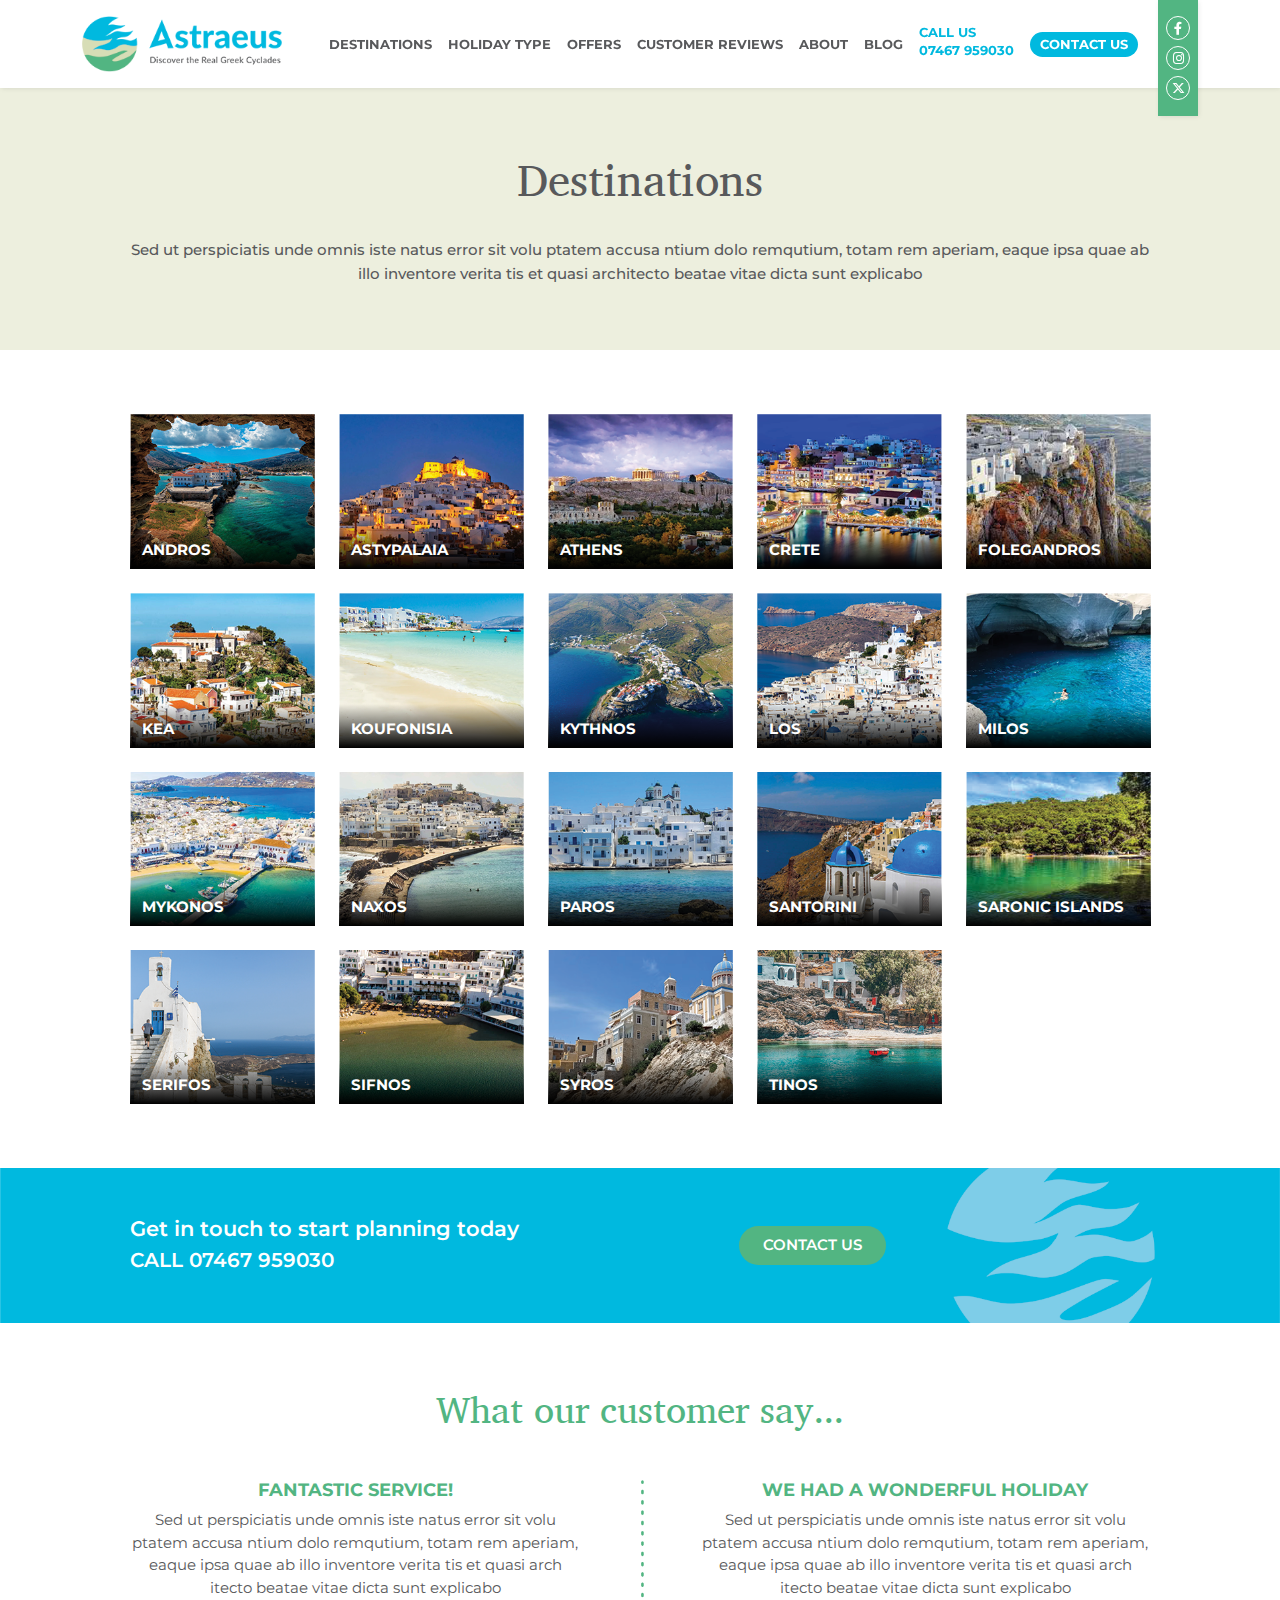
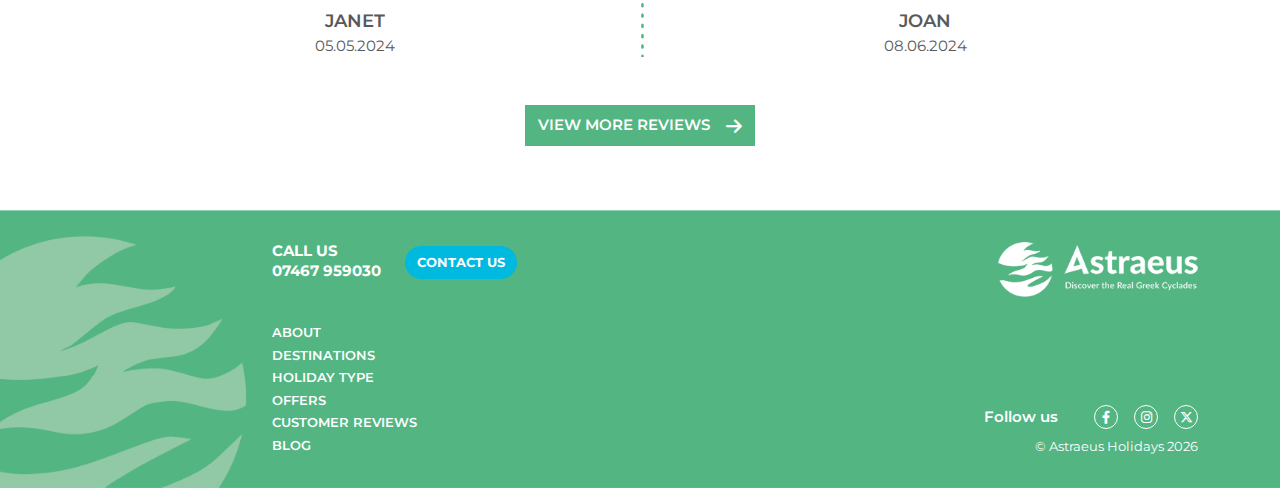
<file: destinations.html>
<!DOCTYPE html>
<html lang="en">
<head>
    <meta charset="UTF-8">
    <meta name="viewport" content="width=device-width, initial-scale=1.0">

    <!-- Title -->
    <title>Destinations | Astraeus</title>

    <!-- Favicon -->
    <link rel="icon" href="images/favicon.png">

    <!-- Font Family -->
    <link href="https://fonts.googleapis.com/css2?family=Montserrat:ital,wght@0,100..900;1,100..900&display=swap" rel="stylesheet">

    <!-- Font Awesome -->
    <link rel="stylesheet" href="css/all.min.css">

    <!-- Bootstrap -->
    <link rel="stylesheet" href="css/bootstrap.min.css">

    <!-- Main Style Sheet -->
    <link rel="stylesheet" href="css/style.css">

    <!-- Responsive Style Sheet -->
    <link rel="stylesheet" href="css/responsive.css">
</head>
<body>
    <!-- Header Start -->
    <header class="main-header py-md-3 py-2">
        <div class="container">
            <div class="d-flex justify-content-between align-items-center">
                <div>
                    <a href="index.html">
                        <img class="main-logo" src="images/logo.png" alt="Astraeus logo">
                    </a>
                </div>

                <!-- Desktop Menu -->
                <div class="position-relative d-lg-block d-none">
                    <div class="d-flex gap-2 gap-xl-3 align-items-center justify-content-end pe-lg-5">
                        <nav class="main-nav">
                            <ul class="d-flex gap-2 gap-xl-3 align-items-center nav-items">
                                <li><a href="destinations.html">destinations</a></li>
                                <li><a href="holiday_type.html">holiday type</a></li>
                                <li><a href="offers.html">offers</a></li>
                                <li><a href="reviews.html">customer reviews</a></li>
                                <li><a href="about.html">about</a></li>
                                <li><a href="#">blog</a></li>
                            </ul>
                        </nav>
                        <div class="call">
                            <p>call us</p>
                            <a href="tel:07467959030">07467 959030</a>
                        </div>
                        <a class="header-btn" href="contact.html">contact us</a>
                    </div>
                    <div class="header-social position-absolute">
                        <ul>
                            <li>
                                <a href="https://www.facebook.com/astraeusholidays" target="_blank">
                                    <i class="fa-brands fa-facebook-f"></i>
                                </a>
                            </li>
                            <li>
                                <a href="https://www.instagram.com/astraeus.holidays" target="_blank">
                                    <i class="fa-brands fa-instagram"></i>
                                </a>
                            </li>
                            <li>
                                <a href="https://x.com/astraeusholiday" target="_blank">
                                    <i class="fa-brands fa-x-twitter"></i>
                                </a>
                            </li>
                        </ul>
                    </div>
                </div>

                <!-- Mobile Menu SolidBar -->
                <div class="d-lg-none d-block">
                    <button class="solidbar" type="button" data-bs-toggle="offcanvas" data-bs-target="#offcanvasMobileMenu" aria-controls="offcanvasMobileMenu">
                        <i class="fa-solid fa-bars"></i>
                    </button>
                </div>

                <!-- Mobile Menu Content  -->
                <div class="offcanvas offcanvas-start" data-bs-scroll="true" tabindex="-1" id="offcanvasMobileMenu" aria-labelledby="offcanvasMobileMenuLabel">
                    <div class="offcanvas-header">
                        <div class="offcanvas-title" id="offcanvasMobileMenuLabel">
                            <img src="images/logo.png" alt="logo">
                        </div>
                        <button type="button" class="btn-close" data-bs-dismiss="offcanvas" aria-label="Close"></button>
                    </div>
                    <div class="offcanvas-body">
                        <nav class="main-nav">
                            <ul class="nav-items">
                                <li><a href="destinations.html">destinations</a></li>
                                <li><a href="holiday_type.html">holiday type</a></li>
                                <li><a href="offers.html">offers</a></li>
                                <li><a href="reviews.html">customer reviews</a></li>
                                <li><a href="about.html">about</a></li>
                                <li><a href="#">blog</a></li>
                            </ul>
                        </nav>
                        <div class="call">
                            <p>call us</p>
                            <a href="tel:07467959030">07467 959030</a>
                        </div>
                        <a class="header-btn" href="contact.html">contact us</a>
                        <div class="mobile-social">
                            <ul class="d-flex gap-2 align-items-center">
                                <li>
                                    <a href="https://www.facebook.com/astraeusholidays" target="_blank">
                                        <i class="fa-brands fa-facebook-f"></i>
                                    </a>
                                </li>
                                <li>
                                    <a href="https://www.instagram.com/astraeus.holidays" target="_blank">
                                        <i class="fa-brands fa-instagram"></i>
                                    </a>
                                </li>
                                <li>
                                    <a href="https://x.com/astraeusholiday" target="_blank">
                                        <i class="fa-brands fa-x-twitter"></i>
                                    </a>
                                </li>
                            </ul>
                        </div>
                    </div>
                </div>
            </div>
        </div>
    </header>
    <!-- Header End -->

    <!-- Main Start -->
    <main>
        <!-- Page Heading Start -->
        <section class="page-heading section-padding">
            <div class="container">
                <div class="row">
                    <div class="col-lg-12 text-center">
                        <h1>Destinations</h1>
                        <p class="px-xl-5">
                            Sed ut perspiciatis unde omnis iste natus error sit volu ptatem accusa ntium dolo remqutium, totam rem aperiam, eaque ipsa quae ab illo inventore verita tis et quasi architecto beatae vitae dicta sunt explicabo
                        </p>
                    </div>
                </div>
            </div>
        </section>
        <!-- Page Heading End -->

        <!-- Destinations Start -->
        <section class="destinations section-padding">
            <div class="container">
                <div class="row justify-content-center">
                    <div class="col-xl-11">
                        <div class="destination-items">
                            <div class="destination-card">
                                <img src="images/destinations/1.png" class="w-100" alt="destination card image">
                                <div class="overlay">
                                    <h6>andros</h6>
                                </div>
                            </div>
                            <div class="destination-card">
                                <img src="images/destinations/2.png" class="w-100" alt="destination card image">
                                <div class="overlay">
                                    <h6>astypalaia</h6>
                                </div>
                            </div>
                            <div class="destination-card">
                                <img src="images/destinations/3.png" class="w-100" alt="destination card image">
                                <div class="overlay">
                                    <h6>athens</h6>
                                </div>
                            </div>
                            <div class="destination-card">
                                <img src="images/destinations/4.png" class="w-100" alt="destination card image">
                                <div class="overlay">
                                    <h6>crete</h6>
                                </div>
                            </div>
                            <div class="destination-card">
                                <img src="images/destinations/5.png" class="w-100" alt="destination card image">
                                <div class="overlay">
                                    <h6>folegandros</h6>
                                </div>
                            </div>
                            <div class="destination-card">
                                <img src="images/destinations/6.png" class="w-100" alt="destination card image">
                                <div class="overlay">
                                    <h6>kea</h6>
                                </div>
                            </div>
                            <div class="destination-card">
                                <img src="images/destinations/7.png" class="w-100" alt="destination card image">
                                <div class="overlay">
                                    <h6>koufonisia</h6>
                                </div>
                            </div>
                            <div class="destination-card">
                                <img src="images/destinations/8.png" class="w-100" alt="destination card image">
                                <div class="overlay">
                                    <h6>kythnos</h6>
                                </div>
                            </div>
                            <div class="destination-card">
                                <img src="images/destinations/9.png" class="w-100" alt="destination card image">
                                <div class="overlay">
                                    <h6>los</h6>
                                </div>
                            </div>
                            <div class="destination-card">
                                <img src="images/destinations/10.png" class="w-100" alt="destination card image">
                                <div class="overlay">
                                    <h6>milos</h6>
                                </div>
                            </div>
                            <div class="destination-card">
                                <img src="images/destinations/11.png" class="w-100" alt="destination card image">
                                <div class="overlay">
                                    <h6>mykonos</h6>
                                </div>
                            </div>
                            <div class="destination-card">
                                <img src="images/destinations/12.png" class="w-100" alt="destination card image">
                                <div class="overlay">
                                    <h6>naxos</h6>
                                </div>
                            </div>
                            <div class="destination-card">
                                <img src="images/destinations/13.png" class="w-100" alt="destination card image">
                                <div class="overlay">
                                    <h6>paros</h6>
                                </div>
                            </div>
                            <div class="destination-card">
                                <img src="images/destinations/14.png" class="w-100" alt="destination card image">
                                <div class="overlay">
                                    <h6>santorini</h6>
                                </div>
                            </div>
                            <div class="destination-card">
                                <img src="images/destinations/15.png" class="w-100" alt="destination card image">
                                <div class="overlay">
                                    <h6>saronic islands</h6>
                                </div>
                            </div>
                            <div class="destination-card">
                                <img src="images/destinations/16.png" class="w-100" alt="destination card image">
                                <div class="overlay">
                                    <h6>serifos</h6>
                                </div>
                            </div>
                            <div class="destination-card">
                                <img src="images/destinations/17.png" class="w-100" alt="destination card image">
                                <div class="overlay">
                                    <h6>sifnos</h6>
                                </div>
                            </div>
                            <div class="destination-card">
                                <img src="images/destinations/18.png" class="w-100" alt="destination card image">
                                <div class="overlay">
                                    <h6>syros</h6>
                                </div>
                            </div>
                            <div class="destination-card">
                                <img src="images/destinations/19.png" class="w-100" alt="destination card image">
                                <div class="overlay">
                                    <h6>tinos</h6>
                                </div>
                            </div>
                        </div>
                    </div>
                </div>
            </div>
        </section>
        <!-- Destinations End -->

        <!-- Page Action Start -->
        <section class="page-action">
            <div class="container position-relative">
                <div class="row align-items-center px-xl-5">
                    <div class="col-lg-7 col-md-8 col-sm-8 col-8">
                        <h2>Get in touch to start planning today</h2>
                        <p>CALL <a href="tel:07467959030">07467 959030</a></p>
                    </div>
                    <div class="col-lg-3 col-md-4 col-sm-4 col-4">
                        <a href="contact.html" class="page-action-btn">contact us</a>
                    </div>
                </div>
            </div>
        </section>
        <!-- Page Action End -->

        <!-- Reviews Start -->
        <section class="reviews section-padding">
            <div class="container">
                <div class="row">
                    <div class="col-lg-12">
                        <h2 class="section-heading-type-three">What our customer say...</h2>
                    </div>
                </div>
                <div class="row section-heading-gap">
                    <div class="col-lg-6 col-md-6">
                        <div class="review-inner dot-border px-lg-5">
                            <h3>FANTASTIC SERVICE!</h3>
                            <p>
                               Sed ut perspiciatis unde omnis iste natus error sit volu ptatem accusa ntium dolo remqutium, totam rem aperiam, eaque ipsa quae ab illo inventore verita tis et quasi arch itecto beatae vitae dicta sunt explicabo
                            </p>
                            <h4>JANET</h4>
                            <p>05.05.2024</p>
                        </div>
                    </div>
                    <div class="col-lg-6 col-md-6">
                        <div class="review-inner px-lg-5">
                            <h3>we had a wonderful holiday</h3>
                            <p>
                               Sed ut perspiciatis unde omnis iste natus error sit volu ptatem accusa ntium dolo remqutium, totam rem aperiam, eaque ipsa quae ab illo inventore verita tis et quasi arch itecto beatae vitae dicta sunt explicabo
                            </p>
                            <h4>joan</h4>
                            <p>08.06.2024</p>
                        </div>
                    </div>
                </div>
                <div class="row mt-lg-5 mt-3">
                    <div class="col-lg-12 text-center">
                        <a href="reviews.html" class="secondary-arrow-button align-items-center d-inline-flex gap-3">
                            <span>view more reviews</span>
                            <i class="fa-solid fa-arrow-right"></i>
                        </a>
                    </div>
                </div>
            </div>
        </section>
        <!-- Reviews End -->
    </main>
    <!-- Main End -->

    <!-- BTT Start -->
    <div class="btt" title="back to top">
        <i class="fa-solid fa-arrow-up"></i>
    </div>
    <!-- BTT End -->

    <!-- Footer Start -->
    <footer class="main-footer">
        <div class="container">
            <div class="row justify-content-between text-center text-sm-start">
                <div class="col-lg-4 offset-lg-2 order-2 order-sm-1 offset-xxl-3 col-md-6 col-sm-6">
                    <div class="d-sm-flex gap-4 align-items-center">
                        <div class="call mb-1 mb-sm-0">
                            <p>call us</p>
                            <a href="tel:07467959030">07467 959030</a>
                        </div>
                        <a class="footer-btn" href="contact.html">contact us</a>
                    </div>
                </div>
                <div class="col-lg-4 text-center order-1 order-sm-2 text-sm-end col-md-6 col-sm-6 mb-3 mb-sm-0">
                    <div class="footer-logo">
                        <img src="images/footer_logo.png" alt="footer logo">
                    </div>
                </div>
            </div>

            <div class="row justify-content-between text-center text-sm-start">
                <div class="col-lg-4 offset-lg-2 offset-xxl-3 col-md-6 col-sm-6">
                    <div class="mt-sm-4 mt-2">
                        <ul class="nav-items">
                            <li><a href="about.html">about</a></li>
                            <li><a href="destinations.html">destinations</a></li>
                            <li><a href="holiday_type.html">holiday type</a></li>
                            <li><a href="offers.html">offers</a></li>
                            <li><a href="reviews.html">customer reviews</a></li>
                            <li><a href="#">blog</a></li>
                        </ul>
                    </div>
                </div>
                <div class="col-lg-4 align-self-end text-sm-end text-center col-md-6 col-sm-6">
                    <ul class="footer-social gap-2 d-flex justify-content-sm-end align-items-center justify-content-center mt-2 mt-sm-0">
                        <li>
                            <h6>Follow us</h6>
                        </li>
                        <li>
                            <a href="https://www.facebook.com/astraeusholidays" target="_blank">
                                <i class="fa-brands fa-facebook-f"></i>
                            </a>
                        </li>
                        <li>
                            <a href="https://www.instagram.com/astraeus.holidays" target="_blank">
                                <i class="fa-brands fa-instagram"></i>
                            </a>
                        </li>
                        <li>
                            <a href="https://x.com/astraeusholiday" target="_blank">
                                <i class="fa-brands fa-x-twitter"></i>
                            </a>
                        </li>
                    </ul>
                    <p class="copyright">&copy; Astraeus Holidays <span id="currentYear"></span></p>
                </div>
            </div>
        </div>
    </footer>
    <!-- Footer End -->
    
    <!-- jQuery Version -->
    <script src="js/jquery-1.12.4.min.js"></script>

    <!-- Bootstrap -->
    <script src="js/bootstrap.bundle.min.js"></script>

    <!-- Main Script Sheet -->
    <script src="js/script.js"></script>
</body>
</html>
</file>
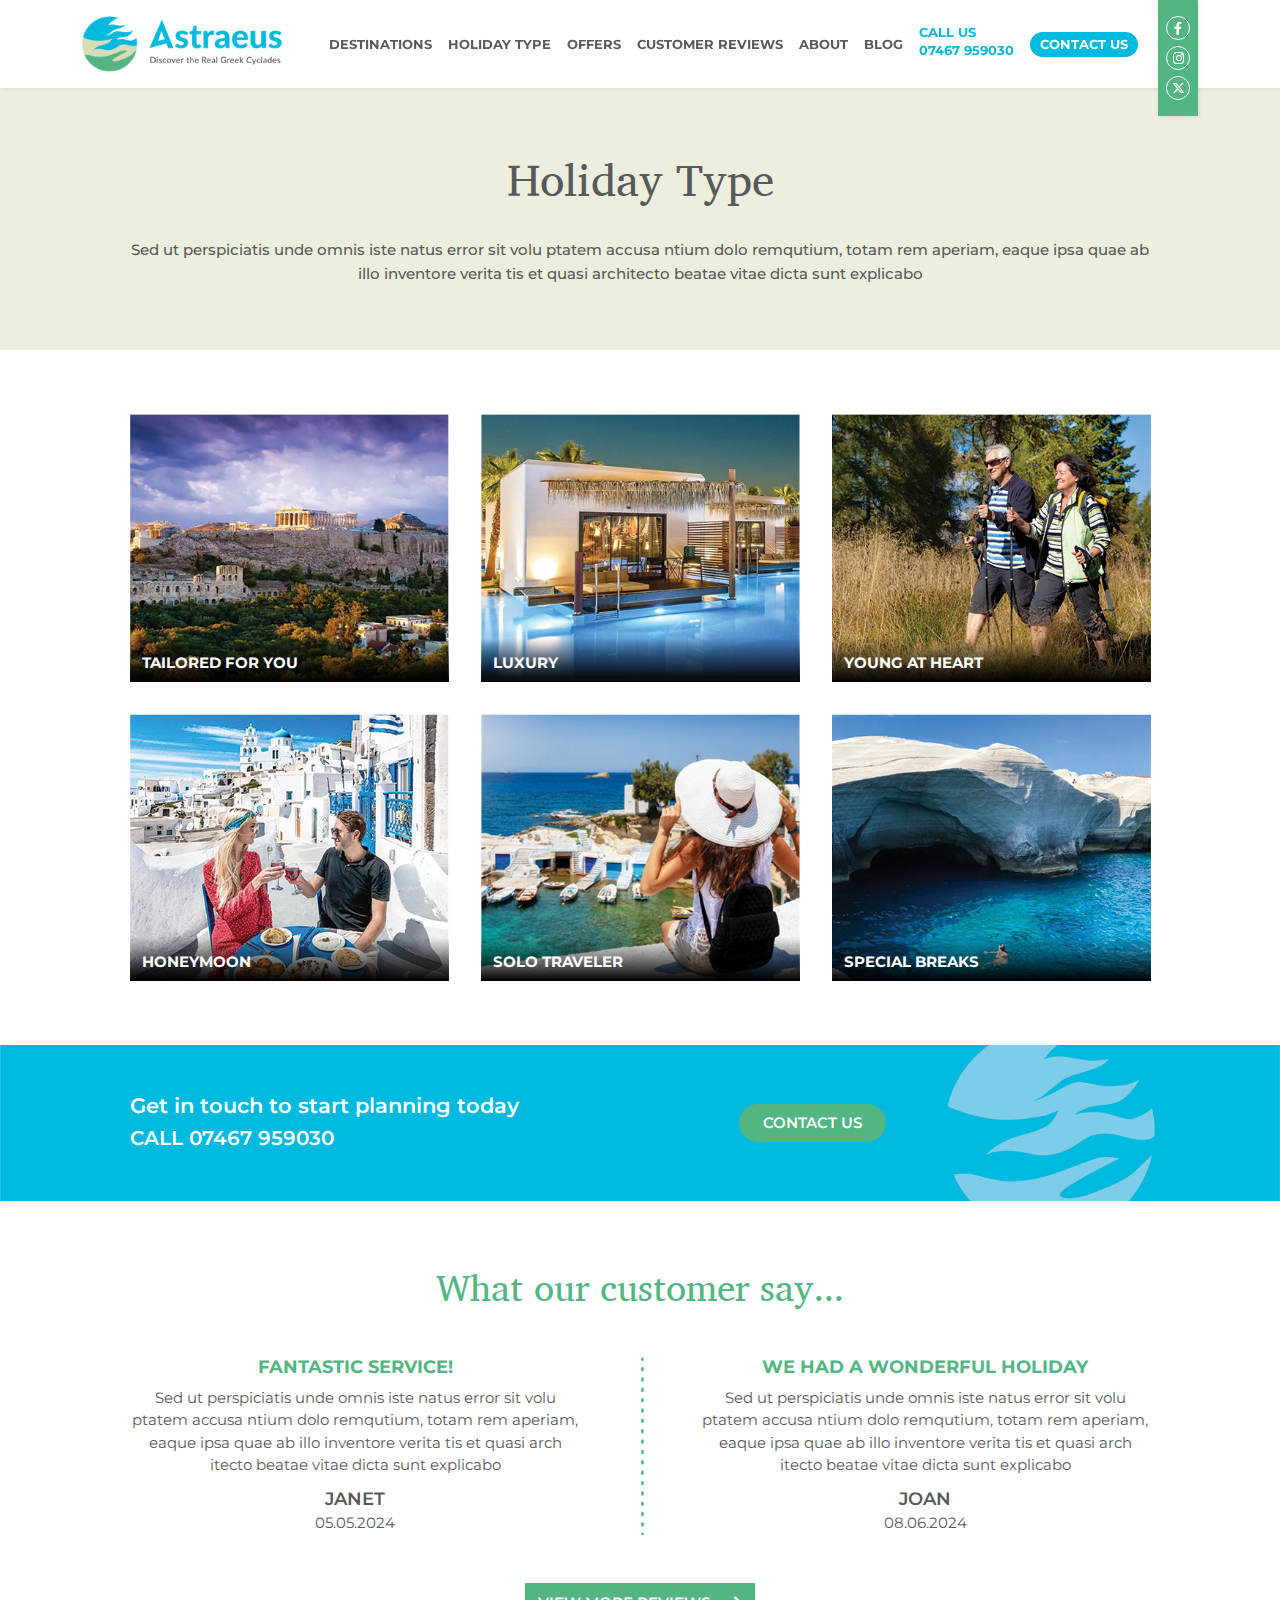
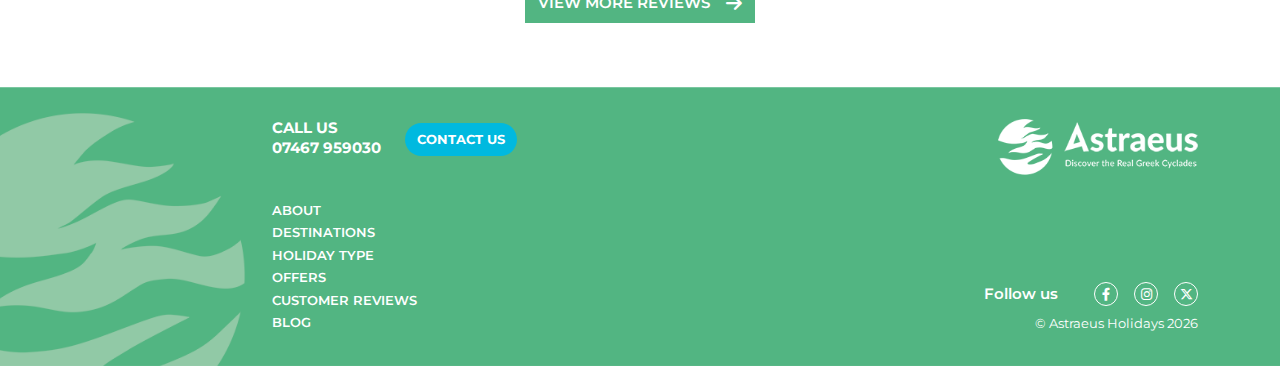
<file: holiday_type.html>
<!DOCTYPE html>
<html lang="en">
<head>
    <meta charset="UTF-8">
    <meta name="viewport" content="width=device-width, initial-scale=1.0">

    <!-- Title -->
    <title>Holiday Type | Astraeus</title>

    <!-- Favicon -->
    <link rel="icon" href="images/favicon.png">

    <!-- Font Family -->
    <link href="https://fonts.googleapis.com/css2?family=Montserrat:ital,wght@0,100..900;1,100..900&display=swap" rel="stylesheet">

    <!-- Font Awesome -->
    <link rel="stylesheet" href="css/all.min.css">

    <!-- Bootstrap -->
    <link rel="stylesheet" href="css/bootstrap.min.css">

    <!-- Main Style Sheet -->
    <link rel="stylesheet" href="css/style.css">

    <!-- Responsive Style Sheet -->
    <link rel="stylesheet" href="css/responsive.css">
</head>
<body>
    <!-- Header Start -->
    <header class="main-header py-md-3 py-2">
        <div class="container">
            <div class="d-flex justify-content-between align-items-center">
                <div>
                    <a href="index.html">
                        <img class="main-logo" src="images/logo.png" alt="Astraeus logo">
                    </a>
                </div>

                <!-- Desktop Menu -->
                <div class="position-relative d-lg-block d-none">
                    <div class="d-flex gap-2 gap-xl-3 align-items-center justify-content-end pe-lg-5">
                        <nav class="main-nav">
                            <ul class="d-flex gap-2 gap-xl-3 align-items-center nav-items">
                                <li><a href="destinations.html">destinations</a></li>
                                <li><a href="holiday_type.html">holiday type</a></li>
                                <li><a href="offers.html">offers</a></li>
                                <li><a href="reviews.html">customer reviews</a></li>
                                <li><a href="about.html">about</a></li>
                                <li><a href="#">blog</a></li>
                            </ul>
                        </nav>
                        <div class="call">
                            <p>call us</p>
                            <a href="tel:07467959030">07467 959030</a>
                        </div>
                        <a class="header-btn" href="contact.html">contact us</a>
                    </div>
                    <div class="header-social position-absolute">
                        <ul>
                            <li>
                                <a href="https://www.facebook.com/astraeusholidays" target="_blank">
                                    <i class="fa-brands fa-facebook-f"></i>
                                </a>
                            </li>
                            <li>
                                <a href="https://www.instagram.com/astraeus.holidays" target="_blank">
                                    <i class="fa-brands fa-instagram"></i>
                                </a>
                            </li>
                            <li>
                                <a href="https://x.com/astraeusholiday" target="_blank">
                                    <i class="fa-brands fa-x-twitter"></i>
                                </a>
                            </li>
                        </ul>
                    </div>
                </div>

                <!-- Mobile Menu SolidBar -->
                <div class="d-lg-none d-block">
                    <button class="solidbar" type="button" data-bs-toggle="offcanvas" data-bs-target="#offcanvasMobileMenu" aria-controls="offcanvasMobileMenu">
                        <i class="fa-solid fa-bars"></i>
                    </button>
                </div>

                <!-- Mobile Menu Content  -->
                <div class="offcanvas offcanvas-start" data-bs-scroll="true" tabindex="-1" id="offcanvasMobileMenu" aria-labelledby="offcanvasMobileMenuLabel">
                    <div class="offcanvas-header">
                        <div class="offcanvas-title" id="offcanvasMobileMenuLabel">
                            <img src="images/logo.png" alt="logo">
                        </div>
                        <button type="button" class="btn-close" data-bs-dismiss="offcanvas" aria-label="Close"></button>
                    </div>
                    <div class="offcanvas-body">
                        <nav class="main-nav">
                            <ul class="nav-items">
                                <li><a href="destinations.html">destinations</a></li>
                                <li><a href="holiday_type.html">holiday type</a></li>
                                <li><a href="offers.html">offers</a></li>
                                <li><a href="reviews.html">customer reviews</a></li>
                                <li><a href="about.html">about</a></li>
                                <li><a href="#">blog</a></li>
                            </ul>
                        </nav>
                        <div class="call">
                            <p>call us</p>
                            <a href="tel:07467959030">07467 959030</a>
                        </div>
                        <a class="header-btn" href="contact.html">contact us</a>
                        <div class="mobile-social">
                            <ul class="d-flex gap-2 align-items-center">
                                <li>
                                    <a href="https://www.facebook.com/astraeusholidays" target="_blank">
                                        <i class="fa-brands fa-facebook-f"></i>
                                    </a>
                                </li>
                                <li>
                                    <a href="https://www.instagram.com/astraeus.holidays" target="_blank">
                                        <i class="fa-brands fa-instagram"></i>
                                    </a>
                                </li>
                                <li>
                                    <a href="https://x.com/astraeusholiday" target="_blank">
                                        <i class="fa-brands fa-x-twitter"></i>
                                    </a>
                                </li>
                            </ul>
                        </div>
                    </div>
                </div>
            </div>
        </div>
    </header>
    <!-- Header End -->

    <!-- Main Start -->
    <main>
        <!-- Page Heading Start -->
        <section class="page-heading section-padding">
            <div class="container">
                <div class="row">
                    <div class="col-lg-12 text-center">
                        <h1>Holiday Type</h1>
                        <p class="px-xl-5">
                            Sed ut perspiciatis unde omnis iste natus error sit volu ptatem accusa ntium dolo remqutium, totam rem aperiam, eaque ipsa quae ab illo inventore verita tis et quasi architecto beatae vitae dicta sunt explicabo
                        </p>
                    </div>
                </div>
            </div>
        </section>
        <!-- Page Heading End -->

        <!-- Holiday Type Start -->
        <section class="holiday-type section-padding">
            <div class="container">
                <div class="row justify-content-center">
                    <div class="col-xl-11">
                        <div class="holiday-type-items">
                            <div class="holiday-type-card">
                                <img src="images/holiday_type/1.png" class="w-100" alt="destination card image">
                                <div class="overlay">
                                    <h6>tailored for you</h6>
                                </div>
                            </div>
                            <div class="holiday-type-card">
                                <img src="images/holiday_type/2.png" class="w-100" alt="destination card image">
                                <div class="overlay">
                                    <h6>luxury</h6>
                                </div>
                            </div>
                            <div class="holiday-type-card">
                                <img src="images/holiday_type/3.png" class="w-100" alt="destination card image">
                                <div class="overlay">
                                    <h6>young at heart</h6>
                                </div>
                            </div>
                            <div class="holiday-type-card">
                                <img src="images/holiday_type/4.png" class="w-100" alt="destination card image">
                                <div class="overlay">
                                    <h6>honeymoon</h6>
                                </div>
                            </div>
                            <div class="holiday-type-card">
                                <img src="images/holiday_type/5.png" class="w-100" alt="destination card image">
                                <div class="overlay">
                                    <h6>solo traveler</h6>
                                </div>
                            </div>
                            <div class="holiday-type-card">
                                <img src="images/holiday_type/6.png" class="w-100" alt="destination card image">
                                <div class="overlay">
                                    <h6>special breaks</h6>
                                </div>
                            </div>
                        </div>
                    </div>
                </div>
            </div>
        </section>
        <!-- Holiday Type End -->

        <!-- Page Action Start -->
        <section class="page-action">
            <div class="container position-relative">
                <div class="row align-items-center px-xl-5">
                    <div class="col-lg-7 col-md-8 col-sm-8 col-8">
                        <h2>Get in touch to start planning today</h2>
                        <p>CALL <a href="tel:07467959030">07467 959030</a></p>
                    </div>
                    <div class="col-lg-3 col-md-4 col-sm-4 col-4">
                        <a href="contact.html" class="page-action-btn">contact us</a>
                    </div>
                </div>
            </div>
        </section>
        <!-- Page Action End -->

        <!-- Reviews Start -->
        <section class="reviews section-padding">
            <div class="container">
                <div class="row">
                    <div class="col-lg-12">
                        <h2 class="section-heading-type-three">What our customer say...</h2>
                    </div>
                </div>
                <div class="row section-heading-gap">
                    <div class="col-lg-6 col-md-6">
                        <div class="review-inner dot-border px-lg-5">
                            <h3>FANTASTIC SERVICE!</h3>
                            <p>
                               Sed ut perspiciatis unde omnis iste natus error sit volu ptatem accusa ntium dolo remqutium, totam rem aperiam, eaque ipsa quae ab illo inventore verita tis et quasi arch itecto beatae vitae dicta sunt explicabo
                            </p>
                            <h4>JANET</h4>
                            <p>05.05.2024</p>
                        </div>
                    </div>
                    <div class="col-lg-6 col-md-6">
                        <div class="review-inner px-lg-5">
                            <h3>we had a wonderful holiday</h3>
                            <p>
                               Sed ut perspiciatis unde omnis iste natus error sit volu ptatem accusa ntium dolo remqutium, totam rem aperiam, eaque ipsa quae ab illo inventore verita tis et quasi arch itecto beatae vitae dicta sunt explicabo
                            </p>
                            <h4>joan</h4>
                            <p>08.06.2024</p>
                        </div>
                    </div>
                </div>
                <div class="row mt-lg-5 mt-3">
                    <div class="col-lg-12 text-center">
                        <a href="reviews.html" class="secondary-arrow-button align-items-center d-inline-flex gap-3">
                            <span>view more reviews</span>
                            <i class="fa-solid fa-arrow-right"></i>
                        </a>
                    </div>
                </div>
            </div>
        </section>
        <!-- Reviews End -->
    </main>
    <!-- Main End -->

    <!-- BTT Start -->
    <div class="btt" title="back to top">
        <i class="fa-solid fa-arrow-up"></i>
    </div>
    <!-- BTT End -->

    <!-- Footer Start -->
    <footer class="main-footer">
        <div class="container">
            <div class="row justify-content-between text-center text-sm-start">
                <div class="col-lg-4 offset-lg-2 order-2 order-sm-1 offset-xxl-3 col-md-6 col-sm-6">
                    <div class="d-sm-flex gap-4 align-items-center">
                        <div class="call mb-1 mb-sm-0">
                            <p>call us</p>
                            <a href="tel:07467959030">07467 959030</a>
                        </div>
                        <a class="footer-btn" href="contact.html">contact us</a>
                    </div>
                </div>
                <div class="col-lg-4 text-center order-1 order-sm-2 text-sm-end col-md-6 col-sm-6 mb-3 mb-sm-0">
                    <div class="footer-logo">
                        <img src="images/footer_logo.png" alt="footer logo">
                    </div>
                </div>
            </div>

            <div class="row justify-content-between text-center text-sm-start">
                <div class="col-lg-4 offset-lg-2 offset-xxl-3 col-md-6 col-sm-6">
                    <div class="mt-sm-4 mt-2">
                        <ul class="nav-items">
                            <li><a href="about.html">about</a></li>
                            <li><a href="destinations.html">destinations</a></li>
                            <li><a href="holiday_type.html">holiday type</a></li>
                            <li><a href="offers.html">offers</a></li>
                            <li><a href="reviews.html">customer reviews</a></li>
                            <li><a href="#">blog</a></li>
                        </ul>
                    </div>
                </div>
                <div class="col-lg-4 align-self-end text-sm-end text-center col-md-6 col-sm-6">
                    <ul class="footer-social gap-2 d-flex justify-content-sm-end align-items-center justify-content-center mt-2 mt-sm-0">
                        <li>
                            <h6>Follow us</h6>
                        </li>
                        <li>
                            <a href="https://www.facebook.com/astraeusholidays" target="_blank">
                                <i class="fa-brands fa-facebook-f"></i>
                            </a>
                        </li>
                        <li>
                            <a href="https://www.instagram.com/astraeus.holidays" target="_blank">
                                <i class="fa-brands fa-instagram"></i>
                            </a>
                        </li>
                        <li>
                            <a href="https://x.com/astraeusholiday" target="_blank">
                                <i class="fa-brands fa-x-twitter"></i>
                            </a>
                        </li>
                    </ul>
                    <p class="copyright">&copy; Astraeus Holidays <span id="currentYear"></span></p>
                </div>
            </div>
        </div>
    </footer>
    <!-- Footer End -->
    
    <!-- jQuery Version -->
    <script src="js/jquery-1.12.4.min.js"></script>

    <!-- Bootstrap -->
    <script src="js/bootstrap.bundle.min.js"></script>

    <!-- Main Script Sheet -->
    <script src="js/script.js"></script>
</body>
</html>
</file>
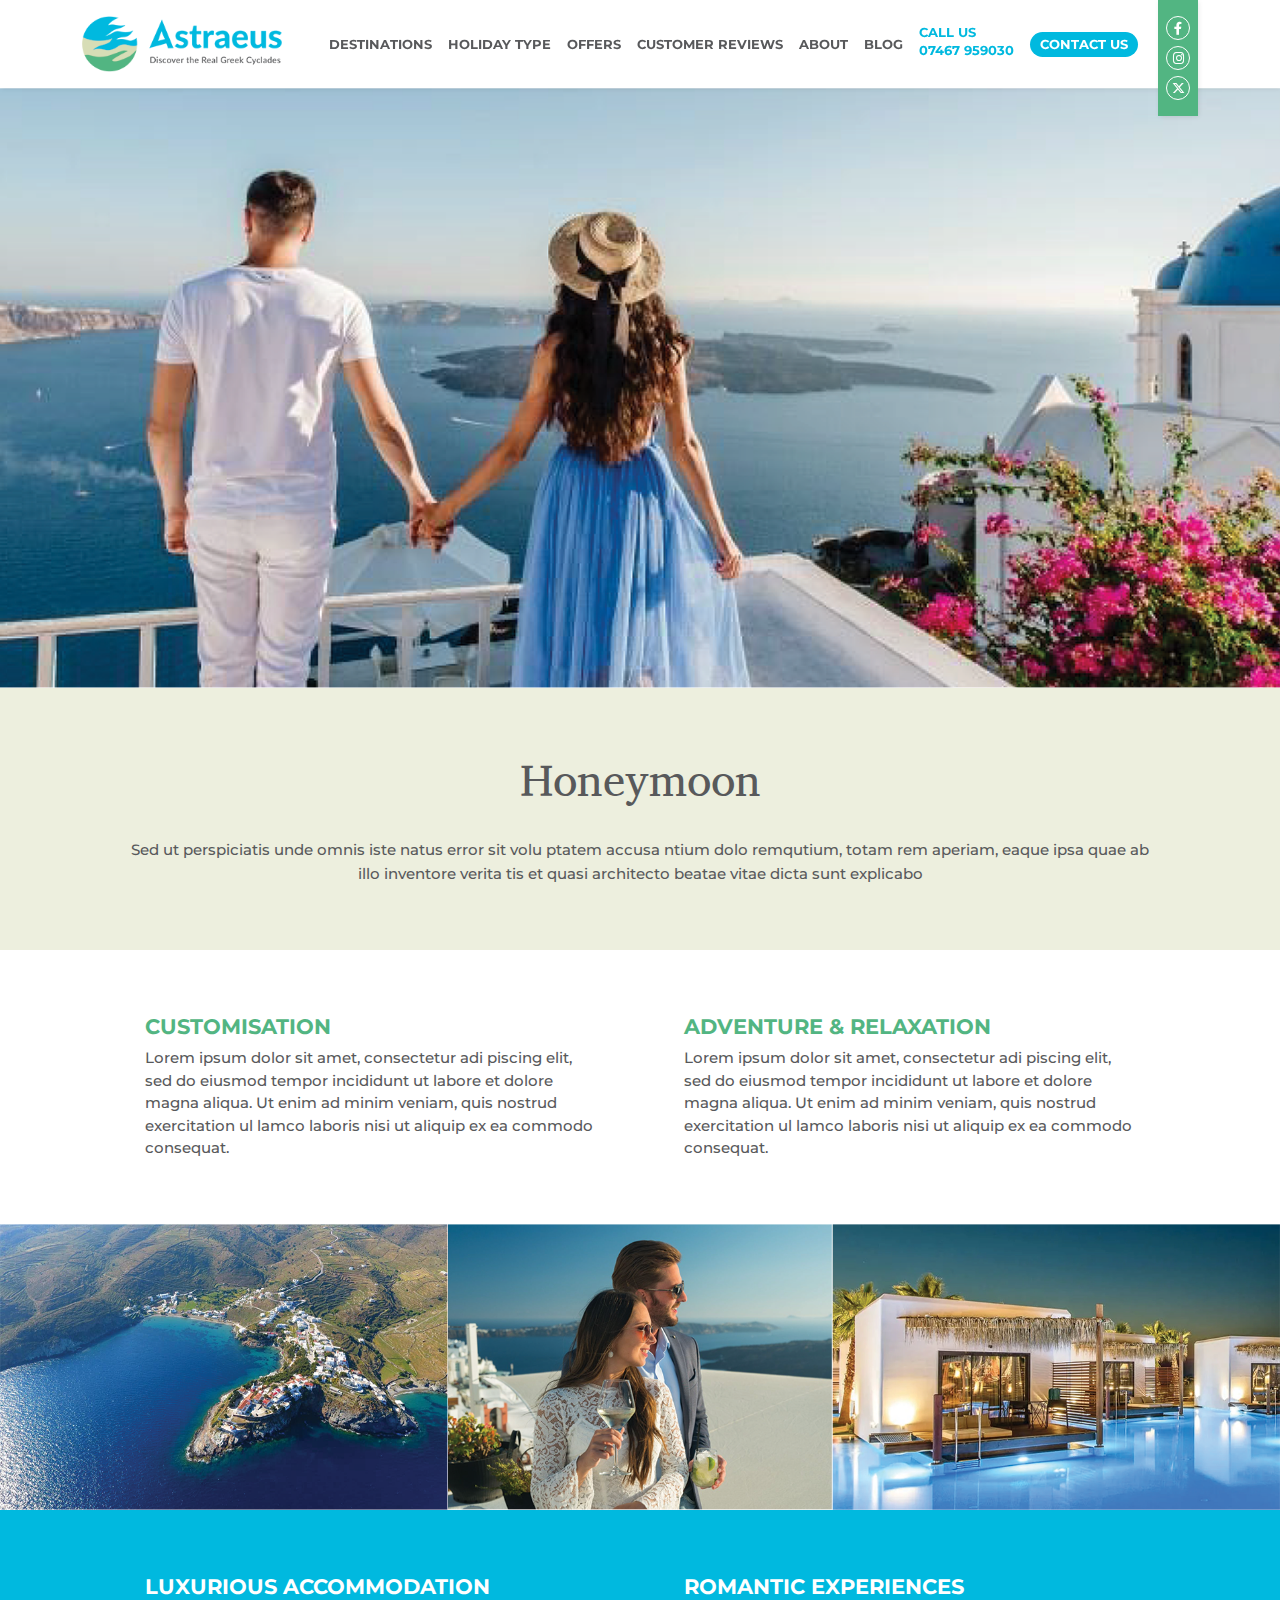
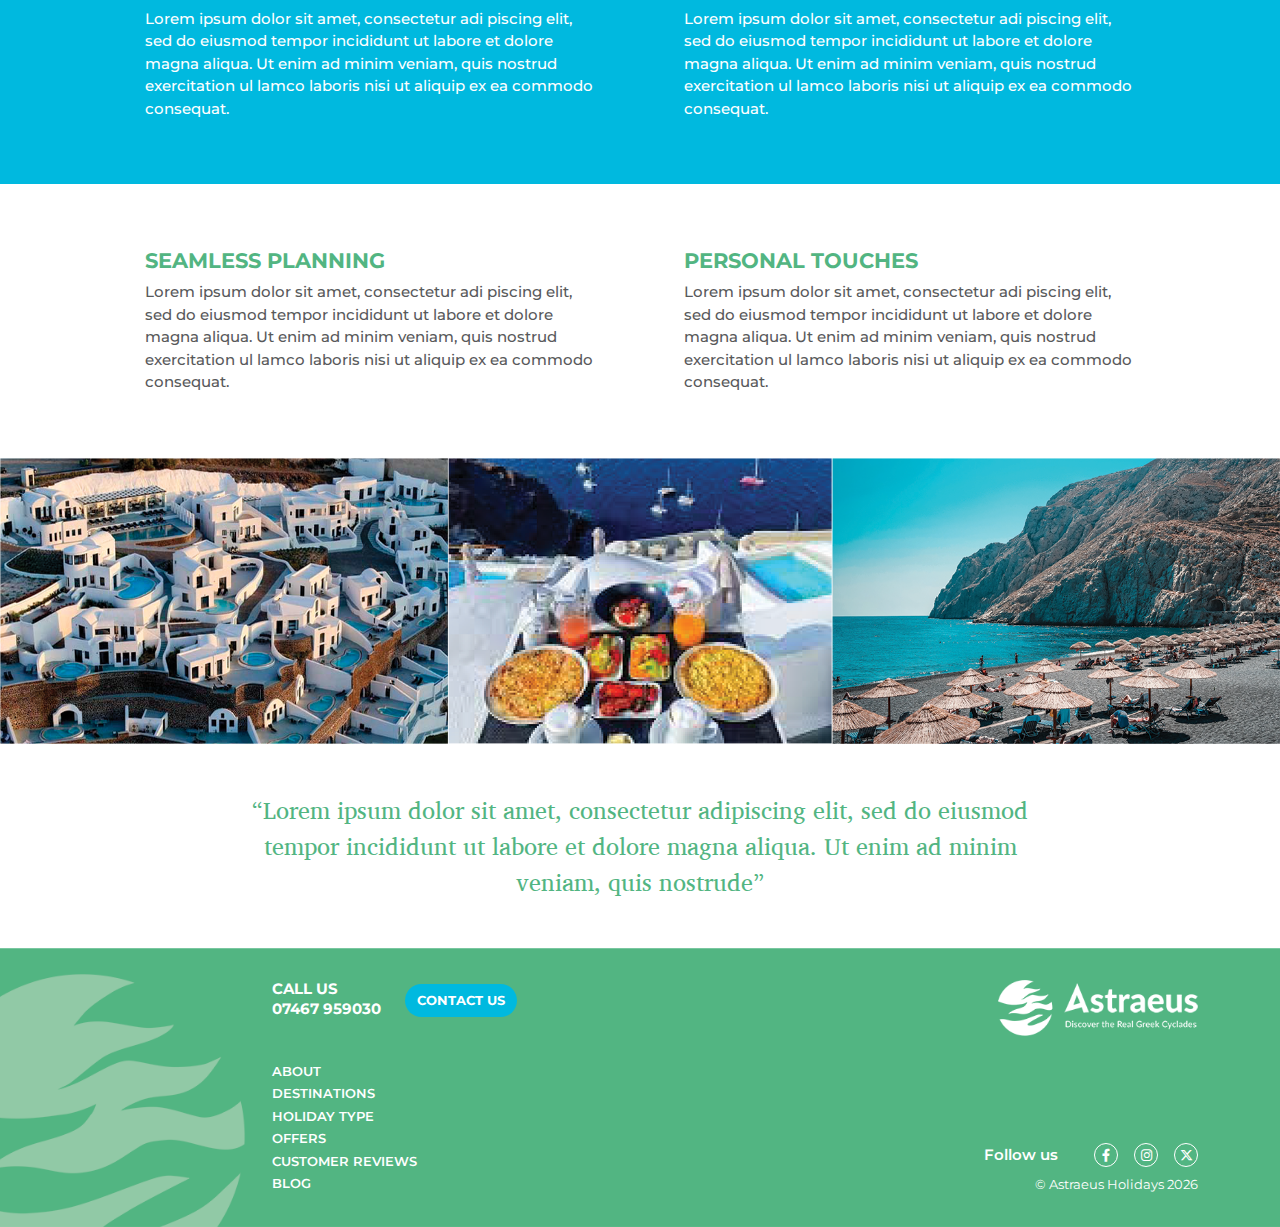
<file: honeymoon.html>
<!DOCTYPE html>
<html lang="en">
<head>
    <meta charset="UTF-8">
    <meta name="viewport" content="width=device-width, initial-scale=1.0">

    <!-- Title -->
    <title>Honeymoon | Astraeus</title>

    <!-- Favicon -->
    <link rel="icon" href="images/favicon.png">

    <!-- Font Family -->
    <link href="https://fonts.googleapis.com/css2?family=Montserrat:ital,wght@0,100..900;1,100..900&display=swap" rel="stylesheet">

    <!-- Font Awesome -->
    <link rel="stylesheet" href="css/all.min.css">

    <!-- Bootstrap -->
    <link rel="stylesheet" href="css/bootstrap.min.css">

    <!-- Main Style Sheet -->
    <link rel="stylesheet" href="css/style.css">

    <!-- Responsive Style Sheet -->
    <link rel="stylesheet" href="css/responsive.css">
</head>
<body>
    <!-- Header Start -->
    <header class="main-header py-md-3 py-2">
        <div class="container">
            <div class="d-flex justify-content-between align-items-center">
                <div>
                    <a href="index.html">
                        <img class="main-logo" src="images/logo.png" alt="Astraeus logo">
                    </a>
                </div>

                <!-- Desktop Menu -->
                <div class="position-relative d-lg-block d-none">
                    <div class="d-flex gap-2 gap-xl-3 align-items-center justify-content-end pe-lg-5">
                        <nav class="main-nav">
                            <ul class="d-flex gap-2 gap-xl-3 align-items-center nav-items">
                                <li><a href="destinations.html">destinations</a></li>
                                <li><a href="holiday_type.html">holiday type</a></li>
                                <li><a href="offers.html">offers</a></li>
                                <li><a href="reviews.html">customer reviews</a></li>
                                <li><a href="about.html">about</a></li>
                                <li><a href="#">blog</a></li>
                            </ul>
                        </nav>
                        <div class="call">
                            <p>call us</p>
                            <a href="tel:07467959030">07467 959030</a>
                        </div>
                        <a class="header-btn" href="contact.html">contact us</a>
                    </div>
                    <div class="header-social position-absolute">
                        <ul>
                            <li>
                                <a href="https://www.facebook.com/astraeusholidays" target="_blank">
                                    <i class="fa-brands fa-facebook-f"></i>
                                </a>
                            </li>
                            <li>
                                <a href="https://www.instagram.com/astraeus.holidays" target="_blank">
                                    <i class="fa-brands fa-instagram"></i>
                                </a>
                            </li>
                            <li>
                                <a href="https://x.com/astraeusholiday" target="_blank">
                                    <i class="fa-brands fa-x-twitter"></i>
                                </a>
                            </li>
                        </ul>
                    </div>
                </div>

                <!-- Mobile Menu SolidBar -->
                <div class="d-lg-none d-block">
                    <button class="solidbar" type="button" data-bs-toggle="offcanvas" data-bs-target="#offcanvasMobileMenu" aria-controls="offcanvasMobileMenu">
                        <i class="fa-solid fa-bars"></i>
                    </button>
                </div>

                <!-- Mobile Menu Content  -->
                <div class="offcanvas offcanvas-start" data-bs-scroll="true" tabindex="-1" id="offcanvasMobileMenu" aria-labelledby="offcanvasMobileMenuLabel">
                    <div class="offcanvas-header">
                        <div class="offcanvas-title" id="offcanvasMobileMenuLabel">
                            <img src="images/logo.png" alt="logo">
                        </div>
                        <button type="button" class="btn-close" data-bs-dismiss="offcanvas" aria-label="Close"></button>
                    </div>
                    <div class="offcanvas-body">
                        <nav class="main-nav">
                            <ul class="nav-items">
                                <li><a href="destinations.html">destinations</a></li>
                                <li><a href="holiday_type.html">holiday type</a></li>
                                <li><a href="offers.html">offers</a></li>
                                <li><a href="reviews.html">customer reviews</a></li>
                                <li><a href="about.html">about</a></li>
                                <li><a href="#">blog</a></li>
                            </ul>
                        </nav>
                        <div class="call">
                            <p>call us</p>
                            <a href="tel:07467959030">07467 959030</a>
                        </div>
                        <a class="header-btn" href="contact.html">contact us</a>
                        <div class="mobile-social">
                            <ul class="d-flex gap-2 align-items-center">
                                <li>
                                    <a href="https://www.facebook.com/astraeusholidays" target="_blank">
                                        <i class="fa-brands fa-facebook-f"></i>
                                    </a>
                                </li>
                                <li>
                                    <a href="https://www.instagram.com/astraeus.holidays" target="_blank">
                                        <i class="fa-brands fa-instagram"></i>
                                    </a>
                                </li>
                                <li>
                                    <a href="https://x.com/astraeusholiday" target="_blank">
                                        <i class="fa-brands fa-x-twitter"></i>
                                    </a>
                                </li>
                            </ul>
                        </div>
                    </div>
                </div>
            </div>
        </div>
    </header>
    <!-- Header End -->

    <!-- Main Start -->
    <main>
        <!-- Page Banner Start -->
        <div class="page-banner" style="background: url(images/honeymoon/bg.png) no-repeat center / cover;"></div>
        <!-- Page Banner End -->

        <!-- Page Heading Start -->
        <section class="page-heading section-padding">
            <div class="container">
                <div class="row">
                    <div class="col-lg-12 text-center">
                        <h1>Honeymoon</h1>
                        <p class="px-xl-5">
                            Sed ut perspiciatis unde omnis iste natus error sit volu ptatem accusa ntium dolo remqutium, totam rem aperiam, eaque ipsa quae ab illo inventore verita tis et quasi architecto beatae vitae dicta sunt explicabo
                        </p>
                    </div>
                </div>
            </div>
        </section>
        <!-- Page Heading End -->

        <!-- Honeymoon Start -->
        <section class="honeymoon">
            <div class="section-padding">
                <div class="container">
                    <div class="row justify-content-evenly">
                        <div class="col-lg-5">
                            <h3 class="secondary-text">CUSTOMISATION</h3>
                            <p>
                                Lorem ipsum dolor sit amet, consectetur adi piscing elit, sed do eiusmod tempor incididunt ut labore et dolore magna aliqua. Ut enim ad minim veniam, quis nostrud exercitation ul lamco laboris nisi ut aliquip ex ea commodo consequat.
                            </p>
                        </div>
                        <div class="col-lg-5 mt-3 mt-lg-0">
                            <h3 class="secondary-text">ADVENTURE & RELAXATION</h3>
                            <p>
                                Lorem ipsum dolor sit amet, consectetur adi piscing elit, sed do eiusmod tempor incididunt ut labore et dolore magna aliqua. Ut enim ad minim veniam, quis nostrud exercitation ul lamco laboris nisi ut aliquip ex ea commodo consequat.
                            </p>
                        </div>
                    </div>
                </div>
            </div>

            <div class="images">
                <div class="images-grid">
                    <div class="img">
                        <img src="images/honeymoon/1.png" class="w-100" alt="honeymoon img">
                    </div>
                    <div class="img">
                        <img src="images/honeymoon/2.png" class="w-100" alt="honeymoon img">
                    </div>
                    <div class="img">
                        <img src="images/honeymoon/3.png" class="w-100" alt="honeymoon img">
                    </div>
                </div>
            </div>

            <div class="section-padding primary-bg text-white">
                <div class="container">
                    <div class="row justify-content-evenly">
                        <div class="col-lg-5">
                            <h3>LUXURIOUS ACCOMMODATION</h3>
                            <p>
                                Lorem ipsum dolor sit amet, consectetur adi piscing elit, sed do eiusmod tempor incididunt ut labore et dolore magna aliqua. Ut enim ad minim veniam, quis nostrud exercitation ul lamco laboris nisi ut aliquip ex ea commodo consequat.
                            </p>
                        </div>
                        <div class="col-lg-5 mt-3 mt-lg-0">
                            <h3>ROMANTIC EXPERIENCES</h3>
                            <p>
                                Lorem ipsum dolor sit amet, consectetur adi piscing elit, sed do eiusmod tempor incididunt ut labore et dolore magna aliqua. Ut enim ad minim veniam, quis nostrud exercitation ul lamco laboris nisi ut aliquip ex ea commodo consequat.
                            </p>
                        </div>
                    </div>
                </div>
            </div>

            <div class="section-padding">
                <div class="container">
                    <div class="row justify-content-evenly">
                        <div class="col-lg-5">
                            <h3 class="secondary-text">SEAMLESS PLANNING</h3>
                            <p>
                                Lorem ipsum dolor sit amet, consectetur adi piscing elit, sed do eiusmod tempor incididunt ut labore et dolore magna aliqua. Ut enim ad minim veniam, quis nostrud exercitation ul lamco laboris nisi ut aliquip ex ea commodo consequat.
                            </p>
                        </div>
                        <div class="col-lg-5 mt-3 mt-lg-0">
                            <h3 class="secondary-text">PERSONAL TOUCHES</h3>
                            <p>
                                Lorem ipsum dolor sit amet, consectetur adi piscing elit, sed do eiusmod tempor incididunt ut labore et dolore magna aliqua. Ut enim ad minim veniam, quis nostrud exercitation ul lamco laboris nisi ut aliquip ex ea commodo consequat.
                            </p>
                        </div>
                    </div>
                </div>
            </div>

            <div class="images">
                <div class="images-grid">
                    <div class="img">
                        <img src="images/honeymoon/4.png" class="w-100" alt="honeymoon img">
                    </div>
                    <div class="img">
                        <img src="images/honeymoon/5.png" class="w-100" alt="honeymoon img">
                    </div>
                    <div class="img">
                        <img src="images/honeymoon/6.png" class="w-100" alt="honeymoon img">
                    </div>
                </div>
            </div>
        </section>
        <!-- Honeymoon End -->

        <!-- Page Quote Start -->
        <article class="page-quote">
            <div class="container">
                <div class="row justify-content-center">
                    <div class="col-lg-10 col-xl-9 text-center">
                        <blockquote>
                            <q>Lorem ipsum dolor sit amet, consectetur adipiscing elit, sed do eiusmod tempor incididunt ut labore et dolore magna aliqua. Ut enim ad minim veniam, quis nostrude</q>
                        </blockquote>
                    </div>
                </div>
            </div>
        </article>
        <!-- Page Quote End -->
    </main>
    <!-- Main End -->

    <!-- BTT Start -->
    <div class="btt" title="back to top">
        <i class="fa-solid fa-arrow-up"></i>
    </div>
    <!-- BTT End -->

    <!-- Footer Start -->
    <footer class="main-footer">
        <div class="container">
            <div class="row justify-content-between text-center text-sm-start">
                <div class="col-lg-4 offset-lg-2 order-2 order-sm-1 offset-xxl-3 col-md-6 col-sm-6">
                    <div class="d-sm-flex gap-4 align-items-center">
                        <div class="call mb-1 mb-sm-0">
                            <p>call us</p>
                            <a href="tel:07467959030">07467 959030</a>
                        </div>
                        <a class="footer-btn" href="contact.html">contact us</a>
                    </div>
                </div>
                <div class="col-lg-4 text-center order-1 order-sm-2 text-sm-end col-md-6 col-sm-6 mb-3 mb-sm-0">
                    <div class="footer-logo">
                        <img src="images/footer_logo.png" alt="footer logo">
                    </div>
                </div>
            </div>

            <div class="row justify-content-between text-center text-sm-start">
                <div class="col-lg-4 offset-lg-2 offset-xxl-3 col-md-6 col-sm-6">
                    <div class="mt-sm-4 mt-2">
                        <ul class="nav-items">
                            <li><a href="about.html">about</a></li>
                            <li><a href="destinations.html">destinations</a></li>
                            <li><a href="holiday_type.html">holiday type</a></li>
                            <li><a href="offers.html">offers</a></li>
                            <li><a href="reviews.html">customer reviews</a></li>
                            <li><a href="#">blog</a></li>
                        </ul>
                    </div>
                </div>
                <div class="col-lg-4 align-self-end text-sm-end text-center col-md-6 col-sm-6">
                    <ul class="footer-social gap-2 d-flex justify-content-sm-end align-items-center justify-content-center mt-2 mt-sm-0">
                        <li>
                            <h6>Follow us</h6>
                        </li>
                        <li>
                            <a href="https://www.facebook.com/astraeusholidays" target="_blank">
                                <i class="fa-brands fa-facebook-f"></i>
                            </a>
                        </li>
                        <li>
                            <a href="https://www.instagram.com/astraeus.holidays" target="_blank">
                                <i class="fa-brands fa-instagram"></i>
                            </a>
                        </li>
                        <li>
                            <a href="https://x.com/astraeusholiday" target="_blank">
                                <i class="fa-brands fa-x-twitter"></i>
                            </a>
                        </li>
                    </ul>
                    <p class="copyright">&copy; Astraeus Holidays <span id="currentYear"></span></p>
                </div>
            </div>
        </div>
    </footer>
    <!-- Footer End -->
    
    <!-- jQuery Version -->
    <script src="js/jquery-1.12.4.min.js"></script>

    <!-- Bootstrap -->
    <script src="js/bootstrap.bundle.min.js"></script>

    <!-- Main Script Sheet -->
    <script src="js/script.js"></script>
</body>
</html>
</file>
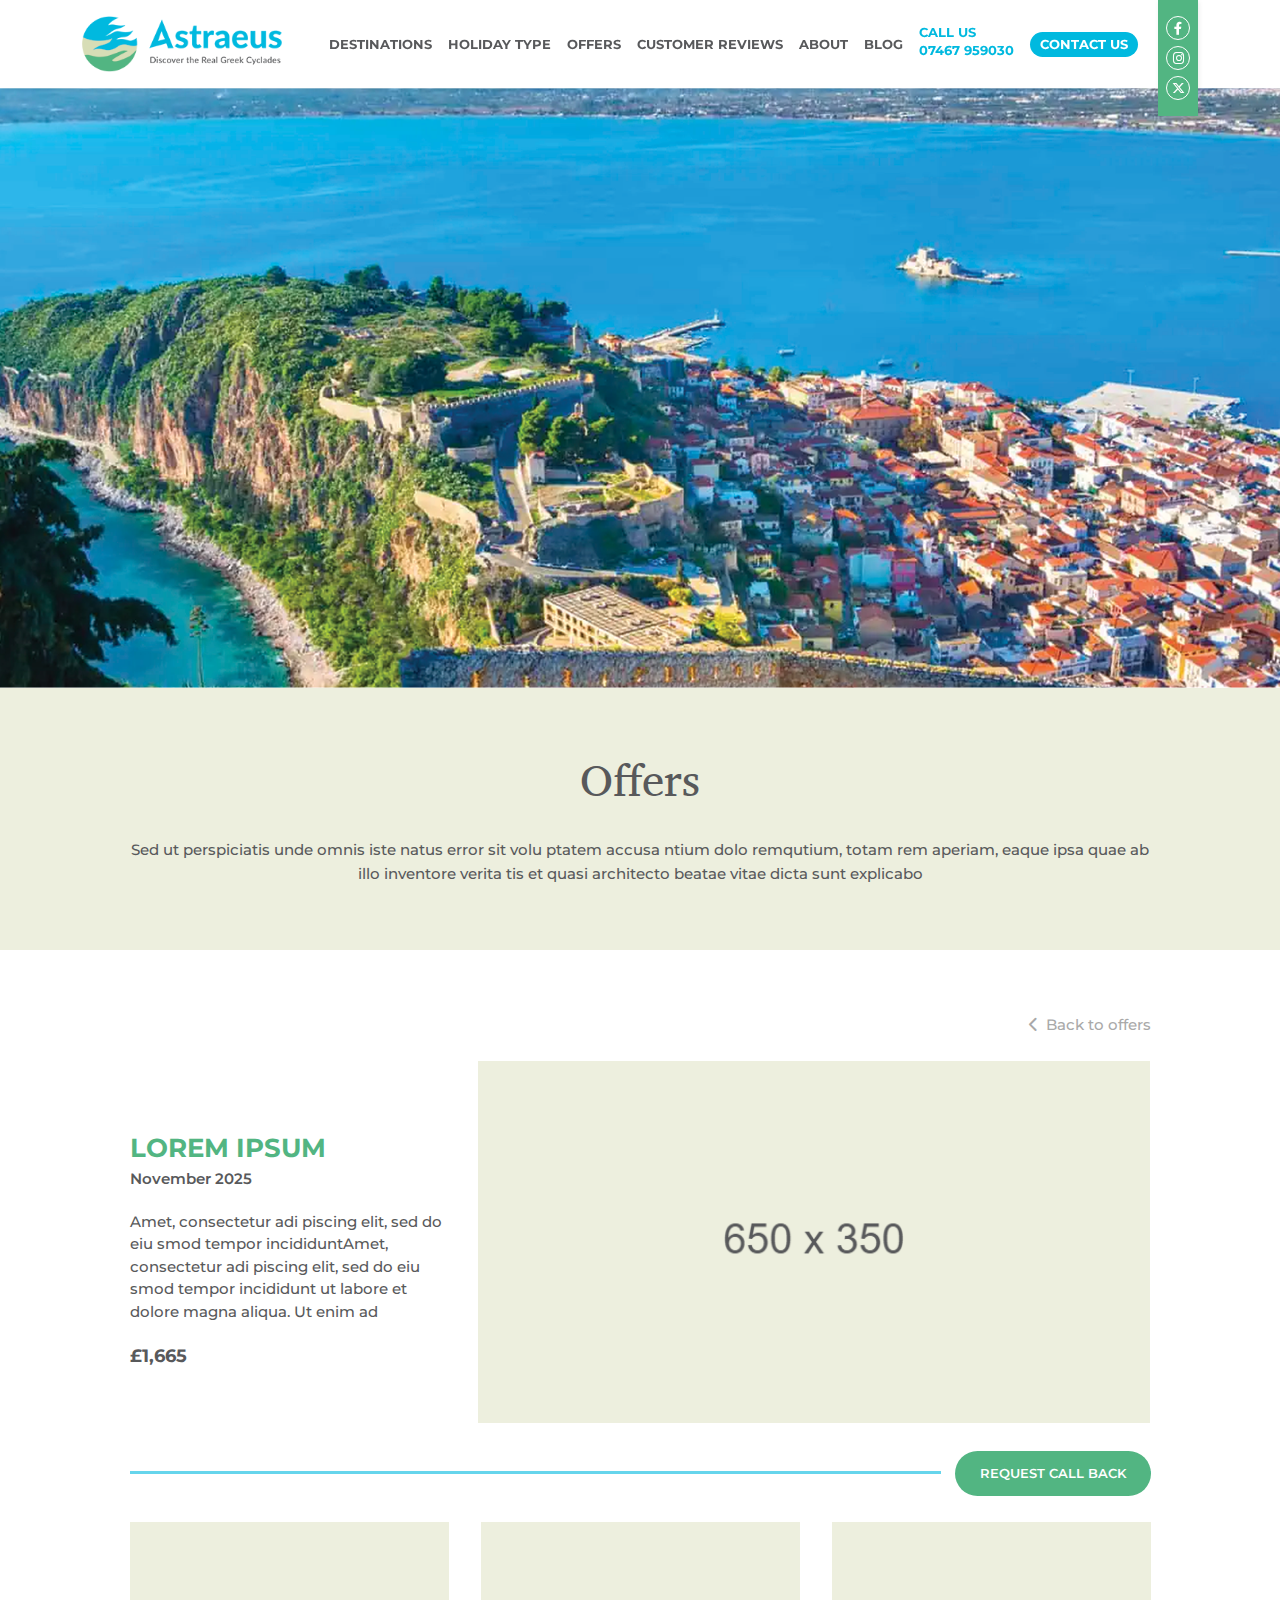
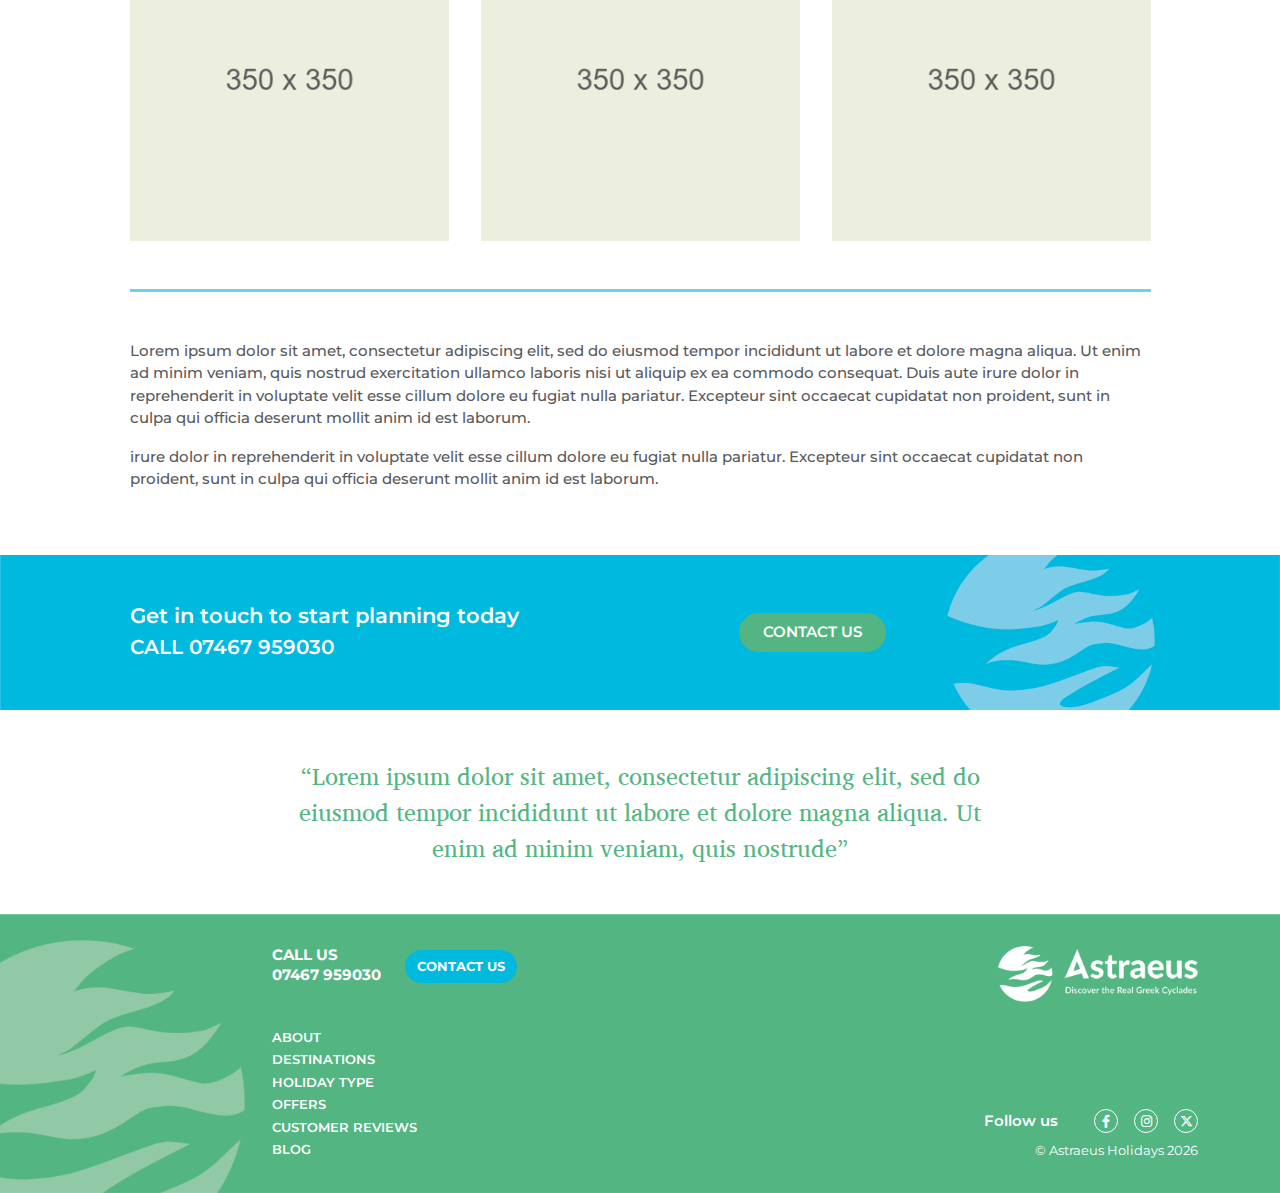
<file: offer_inner.html>
<!DOCTYPE html>
<html lang="en">
<head>
    <meta charset="UTF-8">
    <meta name="viewport" content="width=device-width, initial-scale=1.0">

    <!-- Title -->
    <title>Offer Inner | Astraeus</title>

    <!-- Favicon -->
    <link rel="icon" href="images/favicon.png">

    <!-- Font Family -->
    <link href="https://fonts.googleapis.com/css2?family=Montserrat:ital,wght@0,100..900;1,100..900&display=swap" rel="stylesheet">

    <!-- Font Awesome -->
    <link rel="stylesheet" href="css/all.min.css">

    <!-- Bootstrap -->
    <link rel="stylesheet" href="css/bootstrap.min.css">

    <!-- Main Style Sheet -->
    <link rel="stylesheet" href="css/style.css">

    <!-- Responsive Style Sheet -->
    <link rel="stylesheet" href="css/responsive.css">
</head>
<body>
    <!-- Header Start -->
    <header class="main-header py-md-3 py-2">
        <div class="container">
            <div class="d-flex justify-content-between align-items-center">
                <div>
                    <a href="index.html">
                        <img class="main-logo" src="images/logo.png" alt="Astraeus logo">
                    </a>
                </div>

                <!-- Desktop Menu -->
                <div class="position-relative d-lg-block d-none">
                    <div class="d-flex gap-2 gap-xl-3 align-items-center justify-content-end pe-lg-5">
                        <nav class="main-nav">
                            <ul class="d-flex gap-2 gap-xl-3 align-items-center nav-items">
                                <li><a href="destinations.html">destinations</a></li>
                                <li><a href="holiday_type.html">holiday type</a></li>
                                <li><a href="offers.html">offers</a></li>
                                <li><a href="reviews.html">customer reviews</a></li>
                                <li><a href="about.html">about</a></li>
                                <li><a href="#">blog</a></li>
                            </ul>
                        </nav>
                        <div class="call">
                            <p>call us</p>
                            <a href="tel:07467959030">07467 959030</a>
                        </div>
                        <a class="header-btn" href="contact.html">contact us</a>
                    </div>
                    <div class="header-social position-absolute">
                        <ul>
                            <li>
                                <a href="https://www.facebook.com/astraeusholidays" target="_blank">
                                    <i class="fa-brands fa-facebook-f"></i>
                                </a>
                            </li>
                            <li>
                                <a href="https://www.instagram.com/astraeus.holidays" target="_blank">
                                    <i class="fa-brands fa-instagram"></i>
                                </a>
                            </li>
                            <li>
                                <a href="https://x.com/astraeusholiday" target="_blank">
                                    <i class="fa-brands fa-x-twitter"></i>
                                </a>
                            </li>
                        </ul>
                    </div>
                </div>

                <!-- Mobile Menu SolidBar -->
                <div class="d-lg-none d-block">
                    <button class="solidbar" type="button" data-bs-toggle="offcanvas" data-bs-target="#offcanvasMobileMenu" aria-controls="offcanvasMobileMenu">
                        <i class="fa-solid fa-bars"></i>
                    </button>
                </div>

                <!-- Mobile Menu Content  -->
                <div class="offcanvas offcanvas-start" data-bs-scroll="true" tabindex="-1" id="offcanvasMobileMenu" aria-labelledby="offcanvasMobileMenuLabel">
                    <div class="offcanvas-header">
                        <div class="offcanvas-title" id="offcanvasMobileMenuLabel">
                            <img src="images/logo.png" alt="logo">
                        </div>
                        <button type="button" class="btn-close" data-bs-dismiss="offcanvas" aria-label="Close"></button>
                    </div>
                    <div class="offcanvas-body">
                        <nav class="main-nav">
                            <ul class="nav-items">
                                <li><a href="destinations.html">destinations</a></li>
                                <li><a href="holiday_type.html">holiday type</a></li>
                                <li><a href="offers.html">offers</a></li>
                                <li><a href="reviews.html">customer reviews</a></li>
                                <li><a href="about.html">about</a></li>
                                <li><a href="#">blog</a></li>
                            </ul>
                        </nav>
                        <div class="call">
                            <p>call us</p>
                            <a href="tel:07467959030">07467 959030</a>
                        </div>
                        <a class="header-btn" href="contact.html">contact us</a>
                        <div class="mobile-social">
                            <ul class="d-flex gap-2 align-items-center">
                                <li>
                                    <a href="https://www.facebook.com/astraeusholidays" target="_blank">
                                        <i class="fa-brands fa-facebook-f"></i>
                                    </a>
                                </li>
                                <li>
                                    <a href="https://www.instagram.com/astraeus.holidays" target="_blank">
                                        <i class="fa-brands fa-instagram"></i>
                                    </a>
                                </li>
                                <li>
                                    <a href="https://x.com/astraeusholiday" target="_blank">
                                        <i class="fa-brands fa-x-twitter"></i>
                                    </a>
                                </li>
                            </ul>
                        </div>
                    </div>
                </div>
            </div>
        </div>
    </header>
    <!-- Header End -->

    <!-- Main Start -->
    <main>
        <!-- Page Banner Start -->
        <div class="page-banner" style="background: url(images/offers/bg.png) no-repeat center / cover;"></div>
        <!-- Page Banner End -->

        <!-- Page Heading Start -->
        <section class="page-heading section-padding">
            <div class="container">
                <div class="row">
                    <div class="col-lg-12 text-center">
                        <h1>Offers</h1>
                        <p class="px-xl-5">
                            Sed ut perspiciatis unde omnis iste natus error sit volu ptatem accusa ntium dolo remqutium, totam rem aperiam, eaque ipsa quae ab illo inventore verita tis et quasi architecto beatae vitae dicta sunt explicabo
                        </p>
                    </div>
                </div>
            </div>
        </section>
        <!-- Page Heading End -->

        <!-- Offer Inner Start -->
        <section class="offer-inner section-padding">
            <div class="container">
                <div class="row justify-content-center">
                    <div class="col-xl-11">
                        <ul class="pagination d-flex gap-2 mb-4 justify-content-end">
                            <li>
                                <button><i class="fa-solid fa-chevron-left"></i></button>
                            </li>
                            <li>
                                <a href="offers.html">Back to offers</a>
                            </li>
                        </ul>

                        <div class="row align-items-center">
                            <div class="col-lg-4 order-lg-1 order-2">
                                <h2 class="offer-name">lorem ipsum</h2>
                                <p class="offer-date">November 2025</p>
                                <p class="offer-description">
                                    Amet, consectetur adi piscing elit, sed do eiu smod tempor incididuntAmet, consectetur adi piscing elit, sed do eiu smod tempor incididunt ut labore et dolore magna aliqua. Ut enim ad 
                                </p>
                                <p class="offer-price">&pound;1,665</p>
                            </div>
                            <div class="col-lg-8 order-lg-2 order-1">
                                <img src="images/offer_inner/placeholder_650x350.png" class="w-100" alt="offer img">
                            </div>
                        </div>

                        <div class="offer-inner-action position-relative">
                            <a class="action-button" href="#">request call back</a>
                        </div>

                        <hr>

                        <div class="offer-inner-card">
                            <div class="img">
                                <img src="images/offer_inner/placeholder_350x350.png" class="w-100" alt="card img">
                            </div>
                            <div class="img">
                                <img src="images/offer_inner/placeholder_350x350.png" class="w-100" alt="card img">
                            </div>
                            <div class="img">
                                <img src="images/offer_inner/placeholder_350x350.png" class="w-100" alt="card img">
                            </div>
                        </div>

                        <hr>

                        <p>
                            Lorem ipsum dolor sit amet, consectetur adipiscing elit, sed do eiusmod tempor incididunt ut labore et dolore magna aliqua. Ut enim ad minim veniam, quis nostrud exercitation ullamco laboris nisi ut aliquip ex ea commodo consequat. Duis aute irure dolor in reprehenderit in voluptate velit esse cillum dolore eu fugiat nulla pariatur. Excepteur sint occaecat cupidatat non proident, sunt in culpa qui officia deserunt mollit anim id est laborum.
                        </p>
                        <p class="mt-md-3 mt-2">
                            irure dolor in reprehenderit in voluptate velit esse cillum dolore eu fugiat nulla pariatur. Excepteur sint occaecat cupidatat non proident, sunt in culpa qui officia deserunt mollit anim id est laborum.
                        </p>
                    </div>
                </div>
            </div>
        </section>
        <!-- Offer Inner End -->

        <!-- Page Action Start -->
        <section class="page-action">
            <div class="container position-relative">
                <div class="row align-items-center px-xl-5">
                    <div class="col-lg-7 col-md-8 col-sm-8 col-8">
                        <h2>Get in touch to start planning today</h2>
                        <p>CALL <a href="tel:07467959030">07467 959030</a></p>
                    </div>
                    <div class="col-lg-3 col-md-4 col-sm-4 col-4">
                        <a href="contact.html" class="page-action-btn">contact us</a>
                    </div>
                </div>
            </div>
        </section>
        <!-- Page Action End -->

        <!-- Page Quote Start -->
        <article class="page-quote">
            <div class="container">
                <div class="row justify-content-center">
                    <div class="col-lg-10 col-xl-8 text-center">
                        <blockquote>
                            <q>Lorem ipsum dolor sit amet, consectetur adipiscing elit, sed do eiusmod tempor incididunt ut labore et dolore magna aliqua. Ut enim ad minim veniam, quis nostrude</q>
                        </blockquote>
                    </div>
                </div>
            </div>
        </article>
        <!-- Page Quote End -->
    </main>
    <!-- Main End -->

    <!-- BTT Start -->
    <div class="btt" title="back to top">
        <i class="fa-solid fa-arrow-up"></i>
    </div>
    <!-- BTT End -->

    <!-- Footer Start -->
    <footer class="main-footer">
        <div class="container">
            <div class="row justify-content-between text-center text-sm-start">
                <div class="col-lg-4 offset-lg-2 order-2 order-sm-1 offset-xxl-3 col-md-6 col-sm-6">
                    <div class="d-sm-flex gap-4 align-items-center">
                        <div class="call mb-1 mb-sm-0">
                            <p>call us</p>
                            <a href="tel:07467959030">07467 959030</a>
                        </div>
                        <a class="footer-btn" href="contact.html">contact us</a>
                    </div>
                </div>
                <div class="col-lg-4 text-center order-1 order-sm-2 text-sm-end col-md-6 col-sm-6 mb-3 mb-sm-0">
                    <div class="footer-logo">
                        <img src="images/footer_logo.png" alt="footer logo">
                    </div>
                </div>
            </div>

            <div class="row justify-content-between text-center text-sm-start">
                <div class="col-lg-4 offset-lg-2 offset-xxl-3 col-md-6 col-sm-6">
                    <div class="mt-sm-4 mt-2">
                        <ul class="nav-items">
                            <li><a href="about.html">about</a></li>
                            <li><a href="destinations.html">destinations</a></li>
                            <li><a href="holiday_type.html">holiday type</a></li>
                            <li><a href="offers.html">offers</a></li>
                            <li><a href="reviews.html">customer reviews</a></li>
                            <li><a href="#">blog</a></li>
                        </ul>
                    </div>
                </div>
                <div class="col-lg-4 align-self-end text-sm-end text-center col-md-6 col-sm-6">
                    <ul class="footer-social gap-2 d-flex justify-content-sm-end align-items-center justify-content-center mt-2 mt-sm-0">
                        <li>
                            <h6>Follow us</h6>
                        </li>
                        <li>
                            <a href="https://www.facebook.com/astraeusholidays" target="_blank">
                                <i class="fa-brands fa-facebook-f"></i>
                            </a>
                        </li>
                        <li>
                            <a href="https://www.instagram.com/astraeus.holidays" target="_blank">
                                <i class="fa-brands fa-instagram"></i>
                            </a>
                        </li>
                        <li>
                            <a href="https://x.com/astraeusholiday" target="_blank">
                                <i class="fa-brands fa-x-twitter"></i>
                            </a>
                        </li>
                    </ul>
                    <p class="copyright">&copy; Astraeus Holidays <span id="currentYear"></span></p>
                </div>
            </div>
        </div>
    </footer>
    <!-- Footer End -->
    
    <!-- jQuery Version -->
    <script src="js/jquery-1.12.4.min.js"></script>

    <!-- Bootstrap -->
    <script src="js/bootstrap.bundle.min.js"></script>

    <!-- Main Script Sheet -->
    <script src="js/script.js"></script>
</body>
</html>
</file>
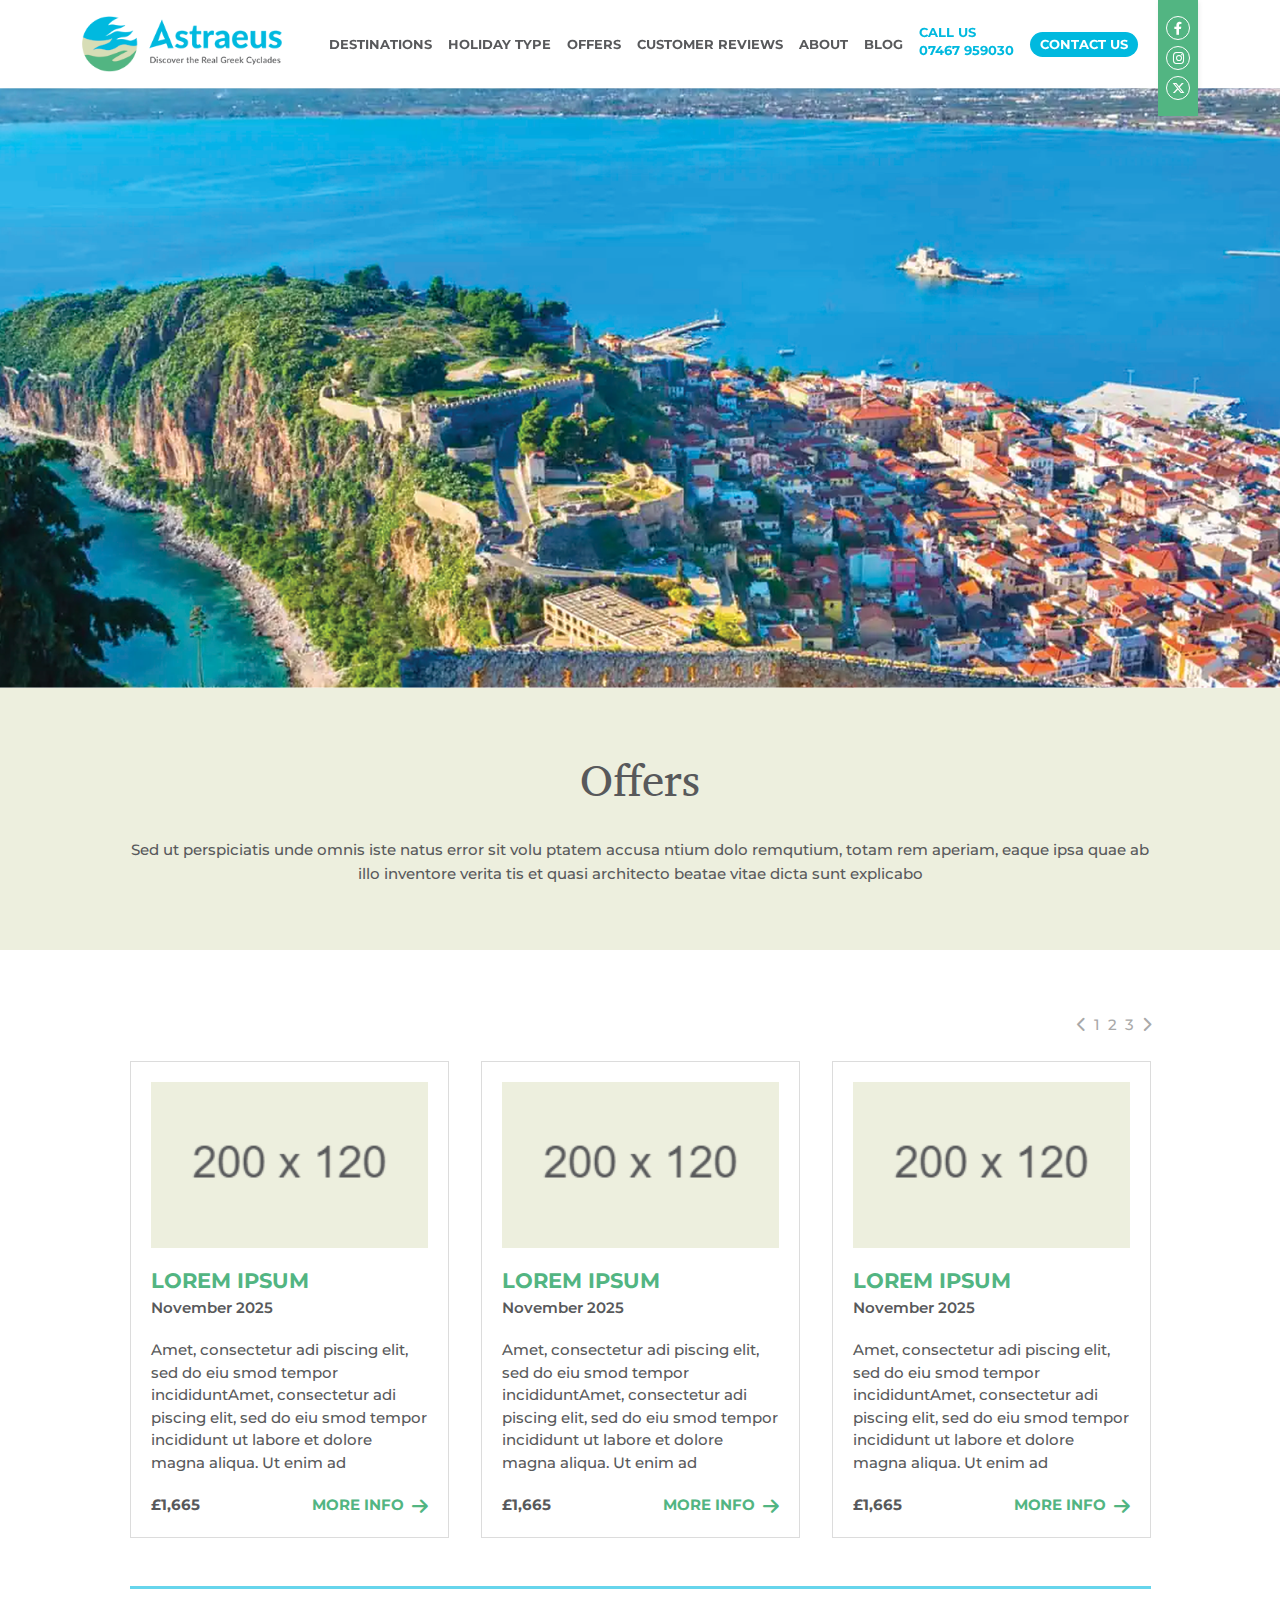
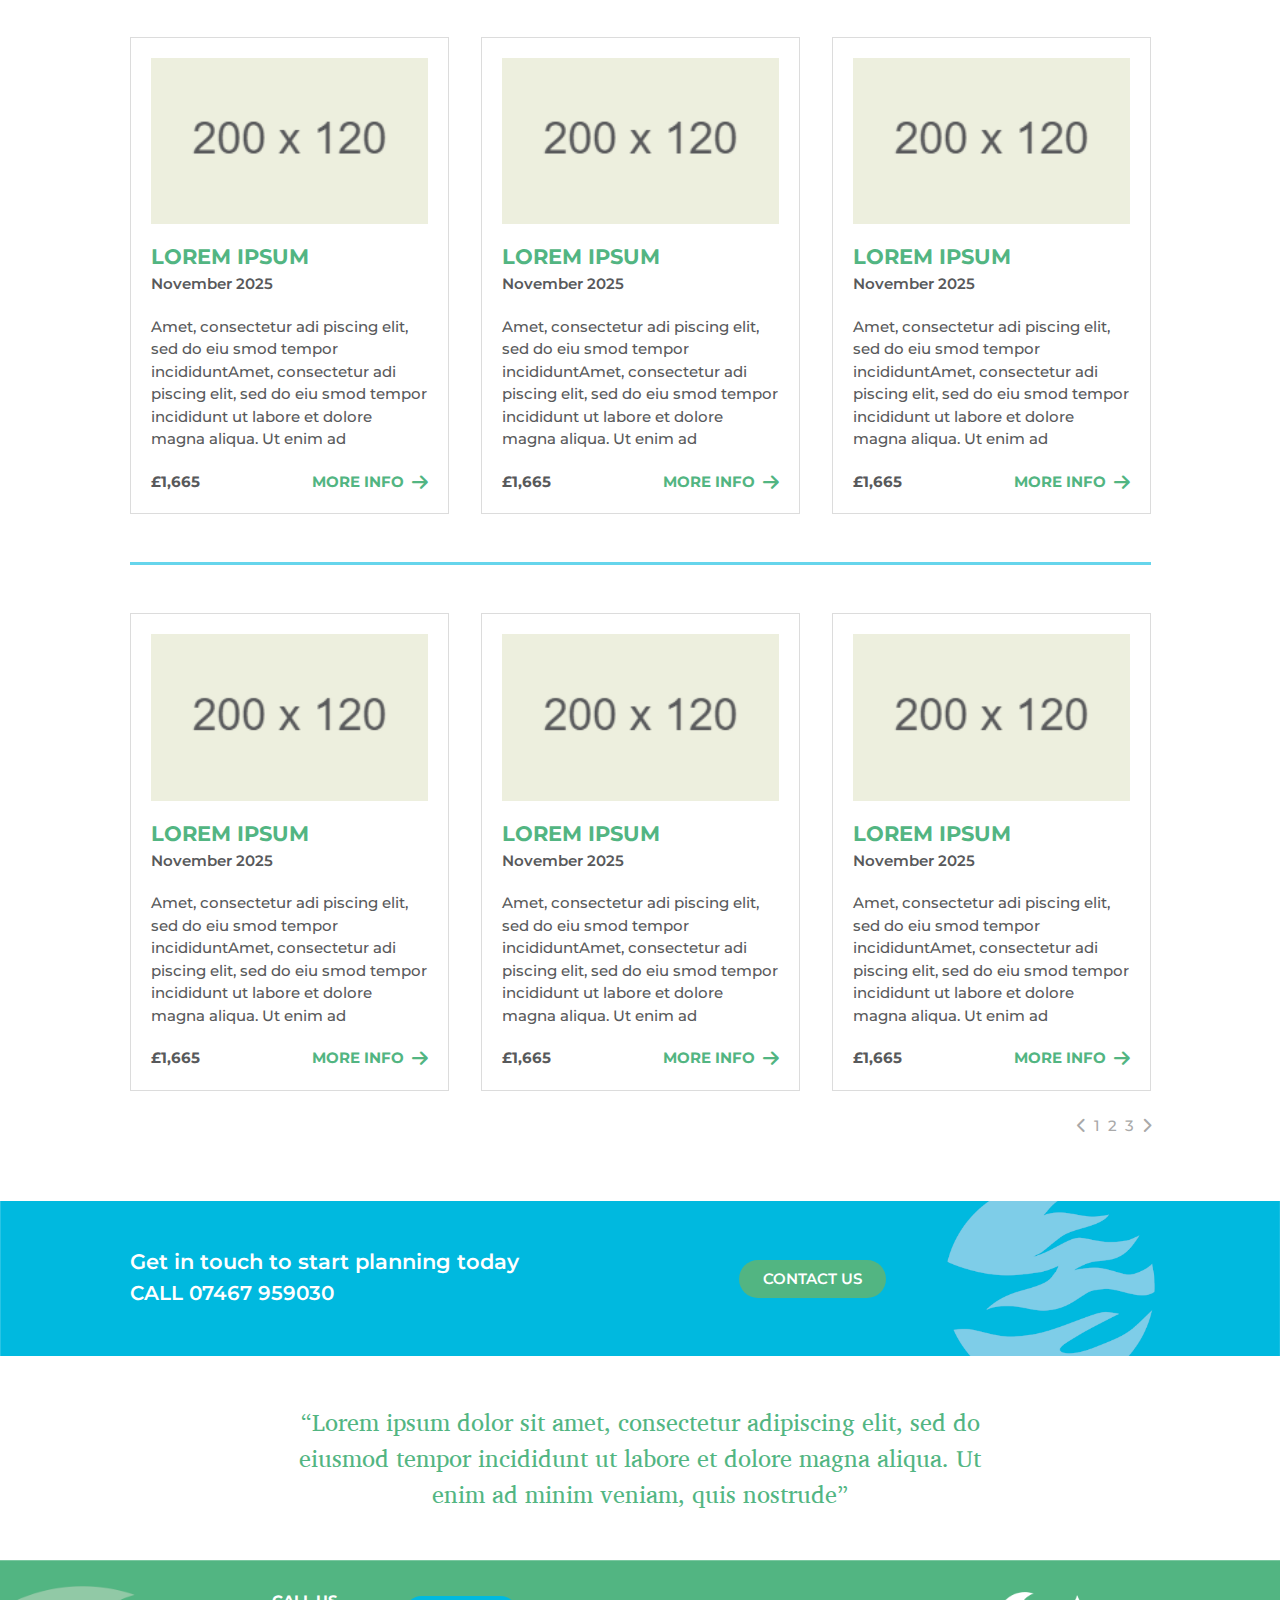
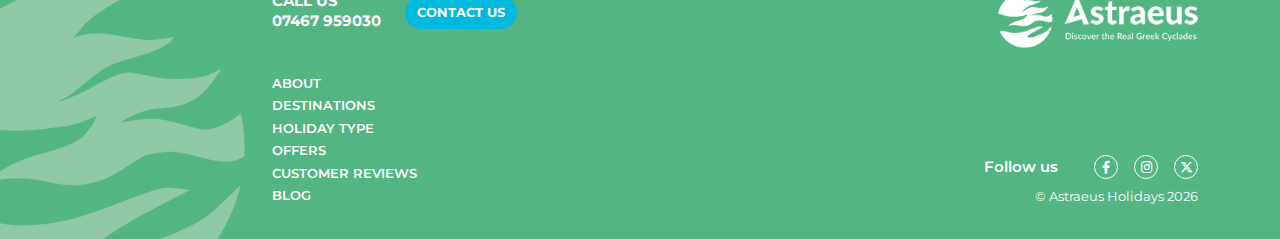
<file: offers.html>
<!DOCTYPE html>
<html lang="en">
<head>
    <meta charset="UTF-8">
    <meta name="viewport" content="width=device-width, initial-scale=1.0">

    <!-- Title -->
    <title>Offers | Astraeus</title>

    <!-- Favicon -->
    <link rel="icon" href="images/favicon.png">

    <!-- Font Family -->
    <link href="https://fonts.googleapis.com/css2?family=Montserrat:ital,wght@0,100..900;1,100..900&display=swap" rel="stylesheet">

    <!-- Font Awesome -->
    <link rel="stylesheet" href="css/all.min.css">

    <!-- Bootstrap -->
    <link rel="stylesheet" href="css/bootstrap.min.css">

    <!-- Main Style Sheet -->
    <link rel="stylesheet" href="css/style.css">

    <!-- Responsive Style Sheet -->
    <link rel="stylesheet" href="css/responsive.css">
</head>
<body>
    <!-- Header Start -->
    <header class="main-header py-md-3 py-2">
        <div class="container">
            <div class="d-flex justify-content-between align-items-center">
                <div>
                    <a href="index.html">
                        <img class="main-logo" src="images/logo.png" alt="Astraeus logo">
                    </a>
                </div>

                <!-- Desktop Menu -->
                <div class="position-relative d-lg-block d-none">
                    <div class="d-flex gap-2 gap-xl-3 align-items-center justify-content-end pe-lg-5">
                        <nav class="main-nav">
                            <ul class="d-flex gap-2 gap-xl-3 align-items-center nav-items">
                                <li><a href="destinations.html">destinations</a></li>
                                <li><a href="holiday_type.html">holiday type</a></li>
                                <li><a href="offers.html">offers</a></li>
                                <li><a href="reviews.html">customer reviews</a></li>
                                <li><a href="about.html">about</a></li>
                                <li><a href="#">blog</a></li>
                            </ul>
                        </nav>
                        <div class="call">
                            <p>call us</p>
                            <a href="tel:07467959030">07467 959030</a>
                        </div>
                        <a class="header-btn" href="contact.html">contact us</a>
                    </div>
                    <div class="header-social position-absolute">
                        <ul>
                            <li>
                                <a href="https://www.facebook.com/astraeusholidays" target="_blank">
                                    <i class="fa-brands fa-facebook-f"></i>
                                </a>
                            </li>
                            <li>
                                <a href="https://www.instagram.com/astraeus.holidays" target="_blank">
                                    <i class="fa-brands fa-instagram"></i>
                                </a>
                            </li>
                            <li>
                                <a href="https://x.com/astraeusholiday" target="_blank">
                                    <i class="fa-brands fa-x-twitter"></i>
                                </a>
                            </li>
                        </ul>
                    </div>
                </div>

                <!-- Mobile Menu SolidBar -->
                <div class="d-lg-none d-block">
                    <button class="solidbar" type="button" data-bs-toggle="offcanvas" data-bs-target="#offcanvasMobileMenu" aria-controls="offcanvasMobileMenu">
                        <i class="fa-solid fa-bars"></i>
                    </button>
                </div>

                <!-- Mobile Menu Content  -->
                <div class="offcanvas offcanvas-start" data-bs-scroll="true" tabindex="-1" id="offcanvasMobileMenu" aria-labelledby="offcanvasMobileMenuLabel">
                    <div class="offcanvas-header">
                        <div class="offcanvas-title" id="offcanvasMobileMenuLabel">
                            <img src="images/logo.png" alt="logo">
                        </div>
                        <button type="button" class="btn-close" data-bs-dismiss="offcanvas" aria-label="Close"></button>
                    </div>
                    <div class="offcanvas-body">
                        <nav class="main-nav">
                            <ul class="nav-items">
                                <li><a href="destinations.html">destinations</a></li>
                                <li><a href="holiday_type.html">holiday type</a></li>
                                <li><a href="offers.html">offers</a></li>
                                <li><a href="reviews.html">customer reviews</a></li>
                                <li><a href="about.html">about</a></li>
                                <li><a href="#">blog</a></li>
                            </ul>
                        </nav>
                        <div class="call">
                            <p>call us</p>
                            <a href="tel:07467959030">07467 959030</a>
                        </div>
                        <a class="header-btn" href="contact.html">contact us</a>
                        <div class="mobile-social">
                            <ul class="d-flex gap-2 align-items-center">
                                <li>
                                    <a href="https://www.facebook.com/astraeusholidays" target="_blank">
                                        <i class="fa-brands fa-facebook-f"></i>
                                    </a>
                                </li>
                                <li>
                                    <a href="https://www.instagram.com/astraeus.holidays" target="_blank">
                                        <i class="fa-brands fa-instagram"></i>
                                    </a>
                                </li>
                                <li>
                                    <a href="https://x.com/astraeusholiday" target="_blank">
                                        <i class="fa-brands fa-x-twitter"></i>
                                    </a>
                                </li>
                            </ul>
                        </div>
                    </div>
                </div>
            </div>
        </div>
    </header>
    <!-- Header End -->

    <!-- Main Start -->
    <main>
        <!-- Page Banner Start -->
        <div class="page-banner" style="background: url(images/offers/bg.png) no-repeat center / cover;"></div>
        <!-- Page Banner End -->

        <!-- Page Heading Start -->
        <section class="page-heading section-padding">
            <div class="container">
                <div class="row">
                    <div class="col-lg-12 text-center">
                        <h1>Offers</h1>
                        <p class="px-xl-5">
                            Sed ut perspiciatis unde omnis iste natus error sit volu ptatem accusa ntium dolo remqutium, totam rem aperiam, eaque ipsa quae ab illo inventore verita tis et quasi architecto beatae vitae dicta sunt explicabo
                        </p>
                    </div>
                </div>
            </div>
        </section>
        <!-- Page Heading End -->

        <!-- Offers Start -->
        <section class="offers section-padding">
            <div class="container">
                <div class="row justify-content-center">
                    <div class="col-xl-11">
                        <ul class="pagination d-flex gap-2 mb-4 justify-content-end">
                            <li>
                                <button><i class="fa-solid fa-chevron-left"></i></button>
                            </li>
                            <li>
                                <button>1</button>
                            </li>
                            <li>
                                <button>2</button>
                            </li>
                            <li>
                                <button>3</button>
                            </li>
                            <li>
                                <button><i class="fa-solid fa-chevron-right"></i></button>
                            </li>
                        </ul>

                        <div class="offers-item">
                            <div class="offer-card">
                                <div class="offer-thumbnail">
                                    <a href="offer_inner.html" class="w-100">
                                        <img src="images/offers/placeholder_200x120.png" class="w-100" alt="offers">
                                    </a>
                                </div>
                                <h3 class="offer-name">lorem ipsum</h3>
                                <p class="offer-date">November 2025</p>
                                <p class="offer-description">
                                    Amet, consectetur adi piscing elit, sed do eiu smod tempor incididuntAmet, consectetur adi piscing elit, sed do eiu smod tempor incididunt ut labore et dolore magna aliqua. Ut enim ad 
                                </p>
                                <div class="d-flex justify-content-between footer">
                                    <p class="offer-price">&pound;1,665</p>
                                    <a href="offer_inner.html" class="offer-action d-flex gap-2 align-items-center">
                                        <span>more info</span>
                                        <i class="fa-solid fa-arrow-right"></i>
                                    </a>
                                </div>
                            </div>
                            <div class="offer-card">
                                <div class="offer-thumbnail">
                                    <a href="offer_inner.html" class="w-100">
                                        <img src="images/offers/placeholder_200x120.png" class="w-100" alt="offers">
                                    </a>
                                </div>
                                <h3 class="offer-name">lorem ipsum</h3>
                                <p class="offer-date">November 2025</p>
                                <p class="offer-description">
                                    Amet, consectetur adi piscing elit, sed do eiu smod tempor incididuntAmet, consectetur adi piscing elit, sed do eiu smod tempor incididunt ut labore et dolore magna aliqua. Ut enim ad 
                                </p>
                                <div class="d-flex justify-content-between footer">
                                    <p class="offer-price">&pound;1,665</p>
                                    <a href="offer_inner.html" class="offer-action d-flex gap-2 align-items-center">
                                        <span>more info</span>
                                        <i class="fa-solid fa-arrow-right"></i>
                                    </a>
                                </div>
                            </div>
                            <div class="offer-card">
                                <div class="offer-thumbnail">
                                    <a href="offer_inner.html" class="w-100">
                                        <img src="images/offers/placeholder_200x120.png" class="w-100" alt="offers">
                                    </a>
                                </div>
                                <h3 class="offer-name">lorem ipsum</h3>
                                <p class="offer-date">November 2025</p>
                                <p class="offer-description">
                                    Amet, consectetur adi piscing elit, sed do eiu smod tempor incididuntAmet, consectetur adi piscing elit, sed do eiu smod tempor incididunt ut labore et dolore magna aliqua. Ut enim ad 
                                </p>
                                <div class="d-flex justify-content-between footer">
                                    <p class="offer-price">&pound;1,665</p>
                                    <a href="offer_inner.html" class="offer-action d-flex gap-2 align-items-center">
                                        <span>more info</span>
                                        <i class="fa-solid fa-arrow-right"></i>
                                    </a>
                                </div>
                            </div>
                        </div>

                        <hr>

                        <div class="offers-item">
                            <div class="offer-card">
                                <div class="offer-thumbnail">
                                    <a href="offer_inner.html" class="w-100">
                                        <img src="images/offers/placeholder_200x120.png" class="w-100" alt="offers">
                                    </a>
                                </div>
                                <h3 class="offer-name">lorem ipsum</h3>
                                <p class="offer-date">November 2025</p>
                                <p class="offer-description">
                                    Amet, consectetur adi piscing elit, sed do eiu smod tempor incididuntAmet, consectetur adi piscing elit, sed do eiu smod tempor incididunt ut labore et dolore magna aliqua. Ut enim ad 
                                </p>
                                <div class="d-flex justify-content-between footer">
                                    <p class="offer-price">&pound;1,665</p>
                                    <a href="offer_inner.html" class="offer-action d-flex gap-2 align-items-center">
                                        <span>more info</span>
                                        <i class="fa-solid fa-arrow-right"></i>
                                    </a>
                                </div>
                            </div>
                            <div class="offer-card">
                                <div class="offer-thumbnail">
                                    <a href="offer_inner.html" class="w-100">
                                        <img src="images/offers/placeholder_200x120.png" class="w-100" alt="offers">
                                    </a>
                                </div>
                                <h3 class="offer-name">lorem ipsum</h3>
                                <p class="offer-date">November 2025</p>
                                <p class="offer-description">
                                    Amet, consectetur adi piscing elit, sed do eiu smod tempor incididuntAmet, consectetur adi piscing elit, sed do eiu smod tempor incididunt ut labore et dolore magna aliqua. Ut enim ad 
                                </p>
                                <div class="d-flex justify-content-between footer">
                                    <p class="offer-price">&pound;1,665</p>
                                    <a href="offer_inner.html" class="offer-action d-flex gap-2 align-items-center">
                                        <span>more info</span>
                                        <i class="fa-solid fa-arrow-right"></i>
                                    </a>
                                </div>
                            </div>
                            <div class="offer-card">
                                <div class="offer-thumbnail">
                                    <a href="offer_inner.html" class="w-100">
                                        <img src="images/offers/placeholder_200x120.png" class="w-100" alt="offers">
                                    </a>
                                </div>
                                <h3 class="offer-name">lorem ipsum</h3>
                                <p class="offer-date">November 2025</p>
                                <p class="offer-description">
                                    Amet, consectetur adi piscing elit, sed do eiu smod tempor incididuntAmet, consectetur adi piscing elit, sed do eiu smod tempor incididunt ut labore et dolore magna aliqua. Ut enim ad 
                                </p>
                                <div class="d-flex justify-content-between footer">
                                    <p class="offer-price">&pound;1,665</p>
                                    <a href="offer_inner.html" class="offer-action d-flex gap-2 align-items-center">
                                        <span>more info</span>
                                        <i class="fa-solid fa-arrow-right"></i>
                                    </a>
                                </div>
                            </div>
                        </div>

                        <hr>

                        <div class="offers-item">
                            <div class="offer-card">
                                <div class="offer-thumbnail">
                                    <a href="offer_inner.html" class="w-100">
                                        <img src="images/offers/placeholder_200x120.png" class="w-100" alt="offers">
                                    </a>
                                </div>
                                <h3 class="offer-name">lorem ipsum</h3>
                                <p class="offer-date">November 2025</p>
                                <p class="offer-description">
                                    Amet, consectetur adi piscing elit, sed do eiu smod tempor incididuntAmet, consectetur adi piscing elit, sed do eiu smod tempor incididunt ut labore et dolore magna aliqua. Ut enim ad 
                                </p>
                                <div class="d-flex justify-content-between footer">
                                    <p class="offer-price">&pound;1,665</p>
                                    <a href="offer_inner.html" class="offer-action d-flex gap-2 align-items-center">
                                        <span>more info</span>
                                        <i class="fa-solid fa-arrow-right"></i>
                                    </a>
                                </div>
                            </div>
                            <div class="offer-card">
                                <div class="offer-thumbnail">
                                    <a href="offer_inner.html" class="w-100">
                                        <img src="images/offers/placeholder_200x120.png" class="w-100" alt="offers">
                                    </a>
                                </div>
                                <h3 class="offer-name">lorem ipsum</h3>
                                <p class="offer-date">November 2025</p>
                                <p class="offer-description">
                                    Amet, consectetur adi piscing elit, sed do eiu smod tempor incididuntAmet, consectetur adi piscing elit, sed do eiu smod tempor incididunt ut labore et dolore magna aliqua. Ut enim ad 
                                </p>
                                <div class="d-flex justify-content-between footer">
                                    <p class="offer-price">&pound;1,665</p>
                                    <a href="offer_inner.html" class="offer-action d-flex gap-2 align-items-center">
                                        <span>more info</span>
                                        <i class="fa-solid fa-arrow-right"></i>
                                    </a>
                                </div>
                            </div>
                            <div class="offer-card">
                                <div class="offer-thumbnail">
                                    <a href="offer_inner.html" class="w-100">
                                        <img src="images/offers/placeholder_200x120.png" class="w-100" alt="offers">
                                    </a>
                                </div>
                                <h3 class="offer-name">lorem ipsum</h3>
                                <p class="offer-date">November 2025</p>
                                <p class="offer-description">
                                    Amet, consectetur adi piscing elit, sed do eiu smod tempor incididuntAmet, consectetur adi piscing elit, sed do eiu smod tempor incididunt ut labore et dolore magna aliqua. Ut enim ad 
                                </p>
                                <div class="d-flex justify-content-between footer">
                                    <p class="offer-price">&pound;1,665</p>
                                    <a href="offer_inner.html" class="offer-action d-flex gap-2 align-items-center">
                                        <span>more info</span>
                                        <i class="fa-solid fa-arrow-right"></i>
                                    </a>
                                </div>
                            </div>
                        </div>

                        <ul class="pagination d-flex gap-2 mt-4 justify-content-end">
                            <li>
                                <button><i class="fa-solid fa-chevron-left"></i></button>
                            </li>
                            <li>
                                <button>1</button>
                            </li>
                            <li>
                                <button>2</button>
                            </li>
                            <li>
                                <button>3</button>
                            </li>
                            <li>
                                <button><i class="fa-solid fa-chevron-right"></i></button>
                            </li>
                        </ul>
                    </div>
                </div>
            </div>
        </section>
        <!-- Offers End -->

        <!-- Page Action Start -->
        <section class="page-action">
            <div class="container position-relative">
                <div class="row align-items-center px-xl-5">
                    <div class="col-lg-7 col-md-8 col-sm-8 col-8">
                        <h2>Get in touch to start planning today</h2>
                        <p>CALL <a href="tel:07467959030">07467 959030</a></p>
                    </div>
                    <div class="col-lg-3 col-md-4 col-sm-4 col-4">
                        <a href="contact.html" class="page-action-btn">contact us</a>
                    </div>
                </div>
            </div>
        </section>
        <!-- Page Action End -->

        <!-- Page Quote Start -->
        <article class="page-quote">
            <div class="container">
                <div class="row justify-content-center">
                    <div class="col-lg-10 col-xl-8 text-center">
                        <blockquote>
                            <q>Lorem ipsum dolor sit amet, consectetur adipiscing elit, sed do eiusmod tempor incididunt ut labore et dolore magna aliqua. Ut enim ad minim veniam, quis nostrude</q>
                        </blockquote>
                    </div>
                </div>
            </div>
        </article>
        <!-- Page Quote End -->
    </main>
    <!-- Main End -->

    <!-- BTT Start -->
    <div class="btt" title="back to top">
        <i class="fa-solid fa-arrow-up"></i>
    </div>
    <!-- BTT End -->

    <!-- Footer Start -->
    <footer class="main-footer">
        <div class="container">
            <div class="row justify-content-between text-center text-sm-start">
                <div class="col-lg-4 offset-lg-2 order-2 order-sm-1 offset-xxl-3 col-md-6 col-sm-6">
                    <div class="d-sm-flex gap-4 align-items-center">
                        <div class="call mb-1 mb-sm-0">
                            <p>call us</p>
                            <a href="tel:07467959030">07467 959030</a>
                        </div>
                        <a class="footer-btn" href="contact.html">contact us</a>
                    </div>
                </div>
                <div class="col-lg-4 text-center order-1 order-sm-2 text-sm-end col-md-6 col-sm-6 mb-3 mb-sm-0">
                    <div class="footer-logo">
                        <img src="images/footer_logo.png" alt="footer logo">
                    </div>
                </div>
            </div>

            <div class="row justify-content-between text-center text-sm-start">
                <div class="col-lg-4 offset-lg-2 offset-xxl-3 col-md-6 col-sm-6">
                    <div class="mt-sm-4 mt-2">
                        <ul class="nav-items">
                            <li><a href="about.html">about</a></li>
                            <li><a href="destinations.html">destinations</a></li>
                            <li><a href="holiday_type.html">holiday type</a></li>
                            <li><a href="offers.html">offers</a></li>
                            <li><a href="reviews.html">customer reviews</a></li>
                            <li><a href="#">blog</a></li>
                        </ul>
                    </div>
                </div>
                <div class="col-lg-4 align-self-end text-sm-end text-center col-md-6 col-sm-6">
                    <ul class="footer-social gap-2 d-flex justify-content-sm-end align-items-center justify-content-center mt-2 mt-sm-0">
                        <li>
                            <h6>Follow us</h6>
                        </li>
                        <li>
                            <a href="https://www.facebook.com/astraeusholidays" target="_blank">
                                <i class="fa-brands fa-facebook-f"></i>
                            </a>
                        </li>
                        <li>
                            <a href="https://www.instagram.com/astraeus.holidays" target="_blank">
                                <i class="fa-brands fa-instagram"></i>
                            </a>
                        </li>
                        <li>
                            <a href="https://x.com/astraeusholiday" target="_blank">
                                <i class="fa-brands fa-x-twitter"></i>
                            </a>
                        </li>
                    </ul>
                    <p class="copyright">&copy; Astraeus Holidays <span id="currentYear"></span></p>
                </div>
            </div>
        </div>
    </footer>
    <!-- Footer End -->
    
    <!-- jQuery Version -->
    <script src="js/jquery-1.12.4.min.js"></script>

    <!-- Bootstrap -->
    <script src="js/bootstrap.bundle.min.js"></script>

    <!-- Main Script Sheet -->
    <script src="js/script.js"></script>
</body>
</html>
</file>
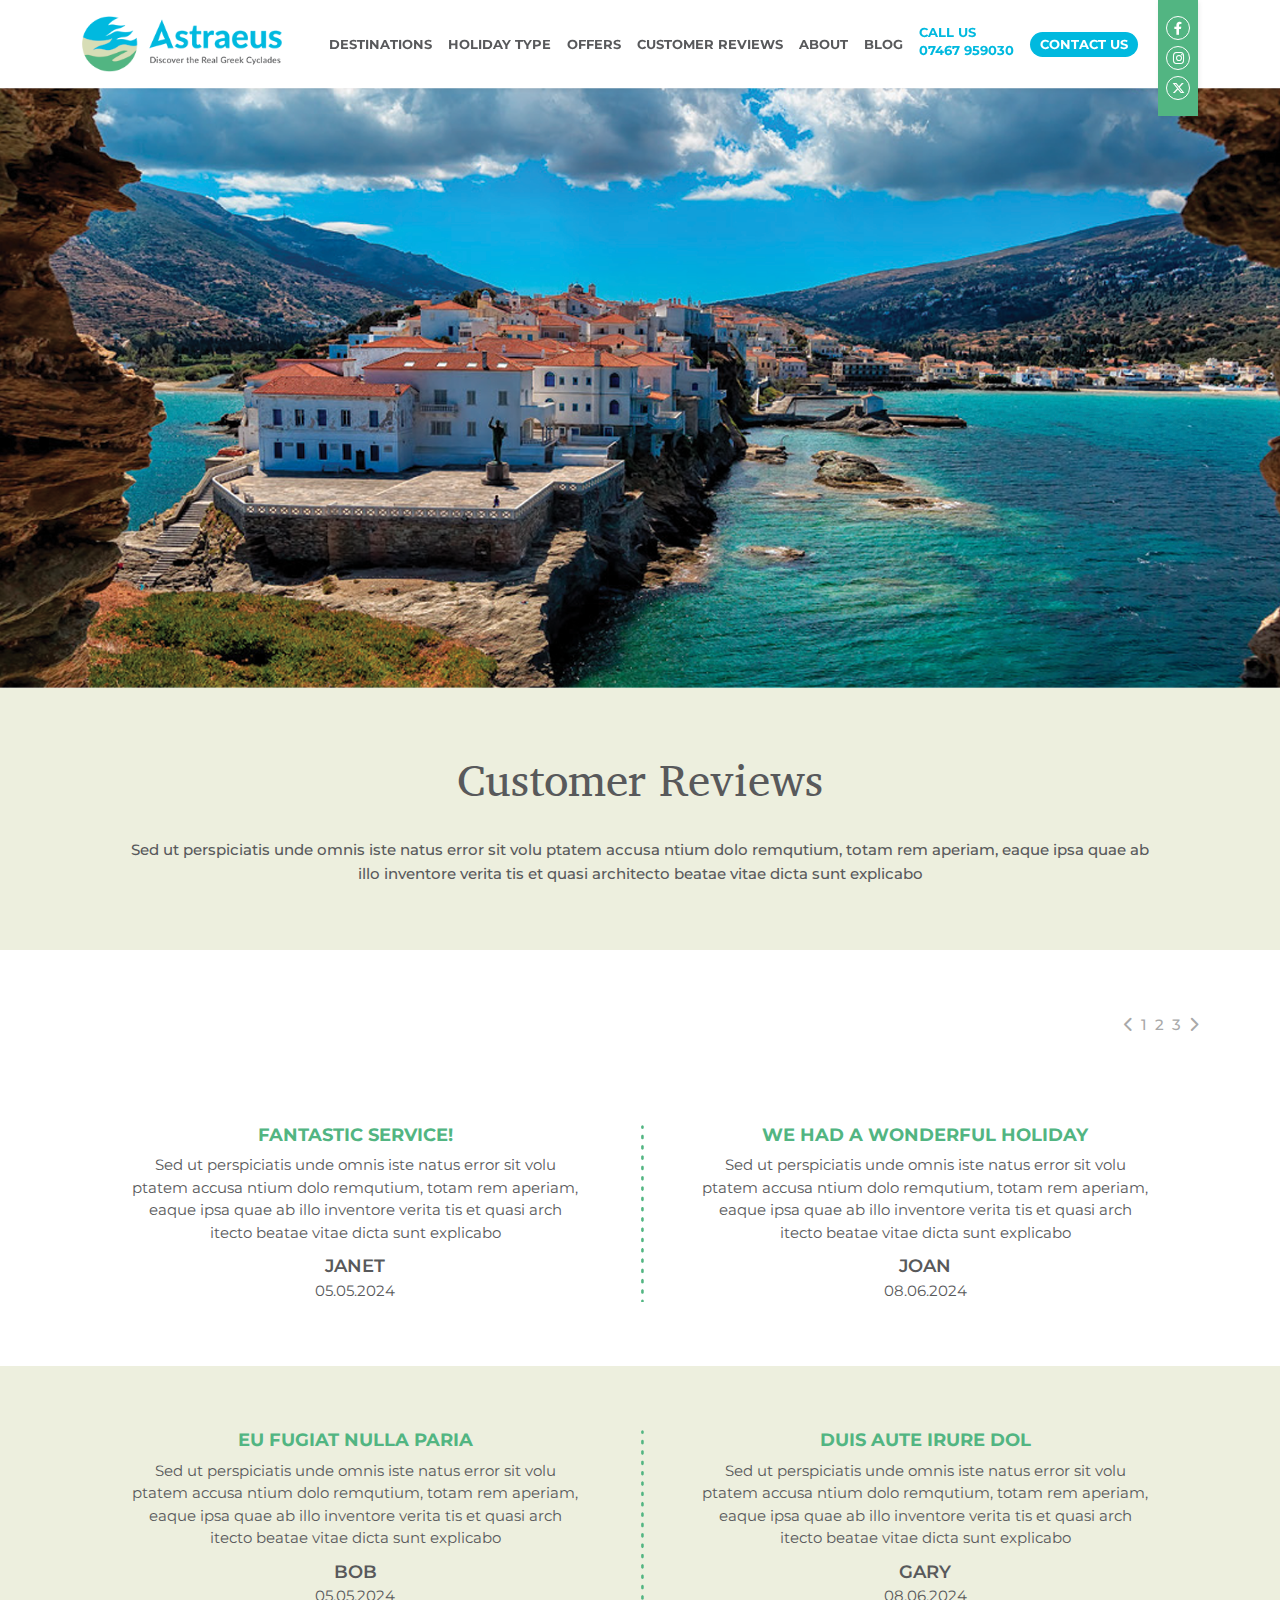
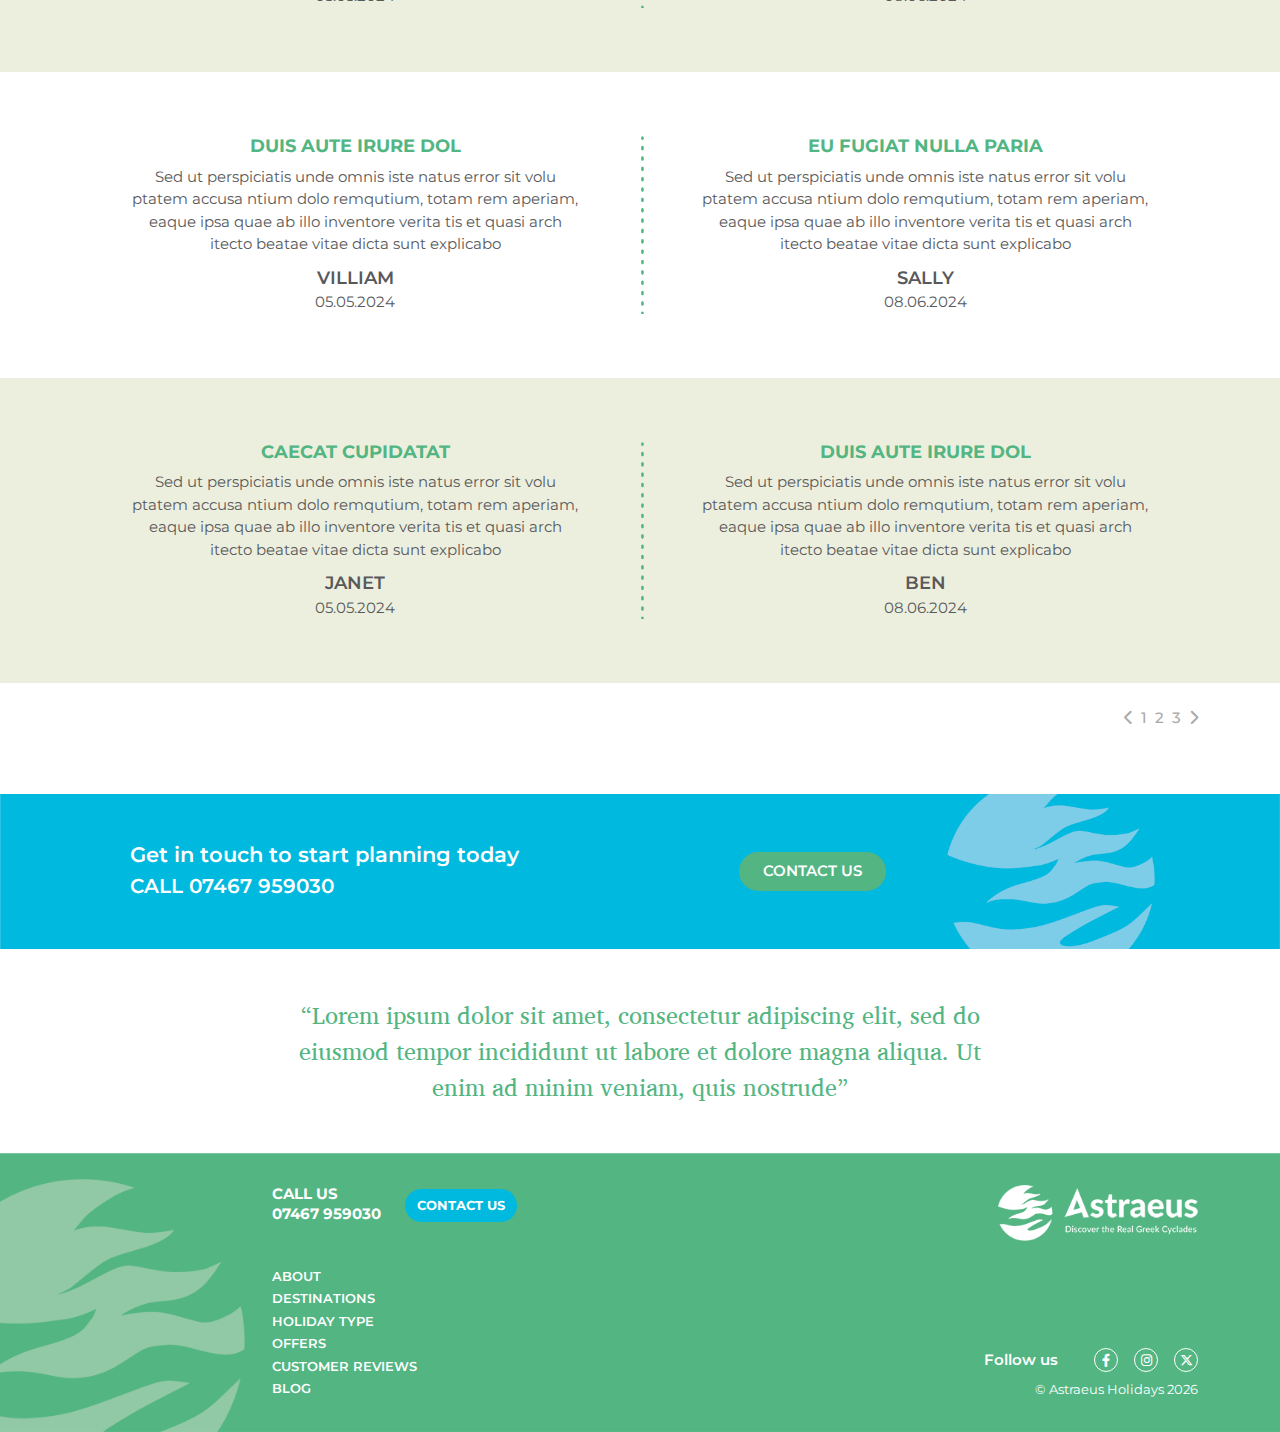
<file: reviews.html>
<!DOCTYPE html>
<html lang="en">
<head>
    <meta charset="UTF-8">
    <meta name="viewport" content="width=device-width, initial-scale=1.0">

    <!-- Title -->
    <title>Reviews | Astraeus</title>

    <!-- Favicon -->
    <link rel="icon" href="images/favicon.png">

    <!-- Font Family -->
    <link href="https://fonts.googleapis.com/css2?family=Montserrat:ital,wght@0,100..900;1,100..900&display=swap" rel="stylesheet">

    <!-- Font Awesome -->
    <link rel="stylesheet" href="css/all.min.css">

    <!-- Bootstrap -->
    <link rel="stylesheet" href="css/bootstrap.min.css">

    <!-- Main Style Sheet -->
    <link rel="stylesheet" href="css/style.css">

    <!-- Responsive Style Sheet -->
    <link rel="stylesheet" href="css/responsive.css">
</head>
<body>
    <!-- Header Start -->
    <header class="main-header py-md-3 py-2">
        <div class="container">
            <div class="d-flex justify-content-between align-items-center">
                <div>
                    <a href="index.html">
                        <img class="main-logo" src="images/logo.png" alt="Astraeus logo">
                    </a>
                </div>

                <!-- Desktop Menu -->
                <div class="position-relative d-lg-block d-none">
                    <div class="d-flex gap-2 gap-xl-3 align-items-center justify-content-end pe-lg-5">
                        <nav class="main-nav">
                            <ul class="d-flex gap-2 gap-xl-3 align-items-center nav-items">
                                <li><a href="destinations.html">destinations</a></li>
                                <li><a href="holiday_type.html">holiday type</a></li>
                                <li><a href="offers.html">offers</a></li>
                                <li><a href="reviews.html">customer reviews</a></li>
                                <li><a href="about.html">about</a></li>
                                <li><a href="#">blog</a></li>
                            </ul>
                        </nav>
                        <div class="call">
                            <p>call us</p>
                            <a href="tel:07467959030">07467 959030</a>
                        </div>
                        <a class="header-btn" href="contact.html">contact us</a>
                    </div>
                    <div class="header-social position-absolute">
                        <ul>
                            <li>
                                <a href="https://www.facebook.com/astraeusholidays" target="_blank">
                                    <i class="fa-brands fa-facebook-f"></i>
                                </a>
                            </li>
                            <li>
                                <a href="https://www.instagram.com/astraeus.holidays" target="_blank">
                                    <i class="fa-brands fa-instagram"></i>
                                </a>
                            </li>
                            <li>
                                <a href="https://x.com/astraeusholiday" target="_blank">
                                    <i class="fa-brands fa-x-twitter"></i>
                                </a>
                            </li>
                        </ul>
                    </div>
                </div>

                <!-- Mobile Menu SolidBar -->
                <div class="d-lg-none d-block">
                    <button class="solidbar" type="button" data-bs-toggle="offcanvas" data-bs-target="#offcanvasMobileMenu" aria-controls="offcanvasMobileMenu">
                        <i class="fa-solid fa-bars"></i>
                    </button>
                </div>

                <!-- Mobile Menu Content  -->
                <div class="offcanvas offcanvas-start" data-bs-scroll="true" tabindex="-1" id="offcanvasMobileMenu" aria-labelledby="offcanvasMobileMenuLabel">
                    <div class="offcanvas-header">
                        <div class="offcanvas-title" id="offcanvasMobileMenuLabel">
                            <img src="images/logo.png" alt="logo">
                        </div>
                        <button type="button" class="btn-close" data-bs-dismiss="offcanvas" aria-label="Close"></button>
                    </div>
                    <div class="offcanvas-body">
                        <nav class="main-nav">
                            <ul class="nav-items">
                                <li><a href="destinations.html">destinations</a></li>
                                <li><a href="holiday_type.html">holiday type</a></li>
                                <li><a href="offers.html">offers</a></li>
                                <li><a href="reviews.html">customer reviews</a></li>
                                <li><a href="about.html">about</a></li>
                                <li><a href="#">blog</a></li>
                            </ul>
                        </nav>
                        <div class="call">
                            <p>call us</p>
                            <a href="tel:07467959030">07467 959030</a>
                        </div>
                        <a class="header-btn" href="contact.html">contact us</a>
                        <div class="mobile-social">
                            <ul class="d-flex gap-2 align-items-center">
                                <li>
                                    <a href="https://www.facebook.com/astraeusholidays" target="_blank">
                                        <i class="fa-brands fa-facebook-f"></i>
                                    </a>
                                </li>
                                <li>
                                    <a href="https://www.instagram.com/astraeus.holidays" target="_blank">
                                        <i class="fa-brands fa-instagram"></i>
                                    </a>
                                </li>
                                <li>
                                    <a href="https://x.com/astraeusholiday" target="_blank">
                                        <i class="fa-brands fa-x-twitter"></i>
                                    </a>
                                </li>
                            </ul>
                        </div>
                    </div>
                </div>
            </div>
        </div>
    </header>
    <!-- Header End -->

    <!-- Main Start -->
    <main>
        <!-- Page Banner Start -->
        <div class="page-banner" style="background: url(images/reviews/bg.png) no-repeat center / cover;"></div>
        <!-- Page Banner End -->

        <!-- Page Heading Start -->
        <section class="page-heading section-padding">
            <div class="container">
                <div class="row">
                    <div class="col-lg-12 text-center">
                        <h1>Customer Reviews</h1>
                        <p class="px-xl-5">
                            Sed ut perspiciatis unde omnis iste natus error sit volu ptatem accusa ntium dolo remqutium, totam rem aperiam, eaque ipsa quae ab illo inventore verita tis et quasi architecto beatae vitae dicta sunt explicabo
                        </p>
                    </div>
                </div>
            </div>
        </section>
        <!-- Page Heading End -->

        <!-- Reviews Start -->
        <section class="reviews section-padding">
            <div class="container">
                <ul class="pagination d-flex gap-2 mb-4 justify-content-end">
                    <li>
                        <button><i class="fa-solid fa-chevron-left"></i></button>
                    </li>
                    <li>
                        <button>1</button>
                    </li>
                    <li>
                        <button>2</button>
                    </li>
                    <li>
                        <button>3</button>
                    </li>
                    <li>
                        <button><i class="fa-solid fa-chevron-right"></i></button>
                    </li>
                </ul>
            </div>

            <div class="bg-white section-padding">
                <div class="container">
                    <div class="row">
                        <div class="col-lg-6 col-md-6">
                            <div class="review-inner dot-border px-lg-5">
                                <h3>FANTASTIC SERVICE!</h3>
                                <p>
                                   Sed ut perspiciatis unde omnis iste natus error sit volu ptatem accusa ntium dolo remqutium, totam rem aperiam, eaque ipsa quae ab illo inventore verita tis et quasi arch itecto beatae vitae dicta sunt explicabo
                                </p>
                                <h4>JANET</h4>
                                <p>05.05.2024</p>
                            </div>
                        </div>
                        <div class="col-lg-6 col-md-6">
                            <div class="review-inner px-lg-5">
                                <h3>we had a wonderful holiday</h3>
                                <p>
                                   Sed ut perspiciatis unde omnis iste natus error sit volu ptatem accusa ntium dolo remqutium, totam rem aperiam, eaque ipsa quae ab illo inventore verita tis et quasi arch itecto beatae vitae dicta sunt explicabo
                                </p>
                                <h4>joan</h4>
                                <p>08.06.2024</p>
                            </div>
                        </div>
                    </div>
                </div>
            </div>

            <div class="bg-offwhite section-padding">
                <div class="container">
                    <div class="row">
                        <div class="col-lg-6 col-md-6">
                            <div class="review-inner dot-border px-lg-5">
                                <h3>EU FUGIAT NULLA PARIA</h3>
                                <p>
                                   Sed ut perspiciatis unde omnis iste natus error sit volu ptatem accusa ntium dolo remqutium, totam rem aperiam, eaque ipsa quae ab illo inventore verita tis et quasi arch itecto beatae vitae dicta sunt explicabo
                                </p>
                                <h4>BOB</h4>
                                <p>05.05.2024</p>
                            </div>
                        </div>
                        <div class="col-lg-6 col-md-6">
                            <div class="review-inner px-lg-5">
                                <h3>DUIS AUTE IRURE DOL</h3>
                                <p>
                                   Sed ut perspiciatis unde omnis iste natus error sit volu ptatem accusa ntium dolo remqutium, totam rem aperiam, eaque ipsa quae ab illo inventore verita tis et quasi arch itecto beatae vitae dicta sunt explicabo
                                </p>
                                <h4>gary</h4>
                                <p>08.06.2024</p>
                            </div>
                        </div>
                    </div>
                </div>
            </div>

            <div class="bg-white section-padding">
                <div class="container">
                    <div class="row">
                        <div class="col-lg-6 col-md-6">
                            <div class="review-inner dot-border px-lg-5">
                                <h3>DUIS AUTE IRURE DOL</h3>
                                <p>
                                   Sed ut perspiciatis unde omnis iste natus error sit volu ptatem accusa ntium dolo remqutium, totam rem aperiam, eaque ipsa quae ab illo inventore verita tis et quasi arch itecto beatae vitae dicta sunt explicabo
                                </p>
                                <h4>villiam</h4>
                                <p>05.05.2024</p>
                            </div>
                        </div>
                        <div class="col-lg-6 col-md-6">
                            <div class="review-inner px-lg-5">
                                <h3>EU FUGIAT NULLA PARIA</h3>
                                <p>
                                   Sed ut perspiciatis unde omnis iste natus error sit volu ptatem accusa ntium dolo remqutium, totam rem aperiam, eaque ipsa quae ab illo inventore verita tis et quasi arch itecto beatae vitae dicta sunt explicabo
                                </p>
                                <h4>sally</h4>
                                <p>08.06.2024</p>
                            </div>
                        </div>
                    </div>
                </div>
            </div>

            <div class="bg-offwhite section-padding">
                <div class="container">
                    <div class="row">
                        <div class="col-lg-6 col-md-6">
                            <div class="review-inner dot-border px-lg-5">
                                <h3>CAECAT CUPIDATAT </h3>
                                <p>
                                   Sed ut perspiciatis unde omnis iste natus error sit volu ptatem accusa ntium dolo remqutium, totam rem aperiam, eaque ipsa quae ab illo inventore verita tis et quasi arch itecto beatae vitae dicta sunt explicabo
                                </p>
                                <h4>JANET</h4>
                                <p>05.05.2024</p>
                            </div>
                        </div>
                        <div class="col-lg-6 col-md-6">
                            <div class="review-inner px-lg-5">
                                <h3>DUIS AUTE IRURE DOL</h3>
                                <p>
                                   Sed ut perspiciatis unde omnis iste natus error sit volu ptatem accusa ntium dolo remqutium, totam rem aperiam, eaque ipsa quae ab illo inventore verita tis et quasi arch itecto beatae vitae dicta sunt explicabo
                                </p>
                                <h4>ben</h4>
                                <p>08.06.2024</p>
                            </div>
                        </div>
                    </div>
                </div>
            </div>

            <div class="container">
                <ul class="pagination d-flex gap-2 mt-4 justify-content-end">
                    <li>
                        <button><i class="fa-solid fa-chevron-left"></i></button>
                    </li>
                    <li>
                        <button>1</button>
                    </li>
                    <li>
                        <button>2</button>
                    </li>
                    <li>
                        <button>3</button>
                    </li>
                    <li>
                        <button><i class="fa-solid fa-chevron-right"></i></button>
                    </li>
                </ul>
            </div>
        </section>
        <!-- Reviews End -->

        <!-- Page Action Start -->
        <section class="page-action">
            <div class="container position-relative">
                <div class="row align-items-center px-xl-5">
                    <div class="col-lg-7 col-md-8 col-sm-8 col-8">
                        <h2>Get in touch to start planning today</h2>
                        <p>CALL <a href="tel:07467959030">07467 959030</a></p>
                    </div>
                    <div class="col-lg-3 col-md-4 col-sm-4 col-4">
                        <a href="contact.html" class="page-action-btn">contact us</a>
                    </div>
                </div>
            </div>
        </section>
        <!-- Page Action End -->

        <!-- Page Quote Start -->
        <article class="page-quote">
            <div class="container">
                <div class="row justify-content-center">
                    <div class="col-lg-10 col-xl-8 text-center">
                        <blockquote>
                            <q>Lorem ipsum dolor sit amet, consectetur adipiscing elit, sed do eiusmod tempor incididunt ut labore et dolore magna aliqua. Ut enim ad minim veniam, quis nostrude</q>
                        </blockquote>
                    </div>
                </div>
            </div>
        </article>
        <!-- Page Quote End -->
    </main>
    <!-- Main End -->

    <!-- BTT Start -->
    <div class="btt" title="back to top">
        <i class="fa-solid fa-arrow-up"></i>
    </div>
    <!-- BTT End -->

    <!-- Footer Start -->
    <footer class="main-footer">
        <div class="container">
            <div class="row justify-content-between text-center text-sm-start">
                <div class="col-lg-4 offset-lg-2 order-2 order-sm-1 offset-xxl-3 col-md-6 col-sm-6">
                    <div class="d-sm-flex gap-4 align-items-center">
                        <div class="call mb-1 mb-sm-0">
                            <p>call us</p>
                            <a href="tel:07467959030">07467 959030</a>
                        </div>
                        <a class="footer-btn" href="contact.html">contact us</a>
                    </div>
                </div>
                <div class="col-lg-4 text-center order-1 order-sm-2 text-sm-end col-md-6 col-sm-6 mb-3 mb-sm-0">
                    <div class="footer-logo">
                        <img src="images/footer_logo.png" alt="footer logo">
                    </div>
                </div>
            </div>

            <div class="row justify-content-between text-center text-sm-start">
                <div class="col-lg-4 offset-lg-2 offset-xxl-3 col-md-6 col-sm-6">
                    <div class="mt-sm-4 mt-2">
                        <ul class="nav-items">
                            <li><a href="about.html">about</a></li>
                            <li><a href="destinations.html">destinations</a></li>
                            <li><a href="holiday_type.html">holiday type</a></li>
                            <li><a href="offers.html">offers</a></li>
                            <li><a href="reviews.html">customer reviews</a></li>
                            <li><a href="#">blog</a></li>
                        </ul>
                    </div>
                </div>
                <div class="col-lg-4 align-self-end text-sm-end text-center col-md-6 col-sm-6">
                    <ul class="footer-social gap-2 d-flex justify-content-sm-end align-items-center justify-content-center mt-2 mt-sm-0">
                        <li>
                            <h6>Follow us</h6>
                        </li>
                        <li>
                            <a href="https://www.facebook.com/astraeusholidays" target="_blank">
                                <i class="fa-brands fa-facebook-f"></i>
                            </a>
                        </li>
                        <li>
                            <a href="https://www.instagram.com/astraeus.holidays" target="_blank">
                                <i class="fa-brands fa-instagram"></i>
                            </a>
                        </li>
                        <li>
                            <a href="https://x.com/astraeusholiday" target="_blank">
                                <i class="fa-brands fa-x-twitter"></i>
                            </a>
                        </li>
                    </ul>
                    <p class="copyright">&copy; Astraeus Holidays <span id="currentYear"></span></p>
                </div>
            </div>
        </div>
    </footer>
    <!-- Footer End -->
    
    <!-- jQuery Version -->
    <script src="js/jquery-1.12.4.min.js"></script>

    <!-- Bootstrap -->
    <script src="js/bootstrap.bundle.min.js"></script>

    <!-- Main Script Sheet -->
    <script src="js/script.js"></script>
</body>
</html>
</file>
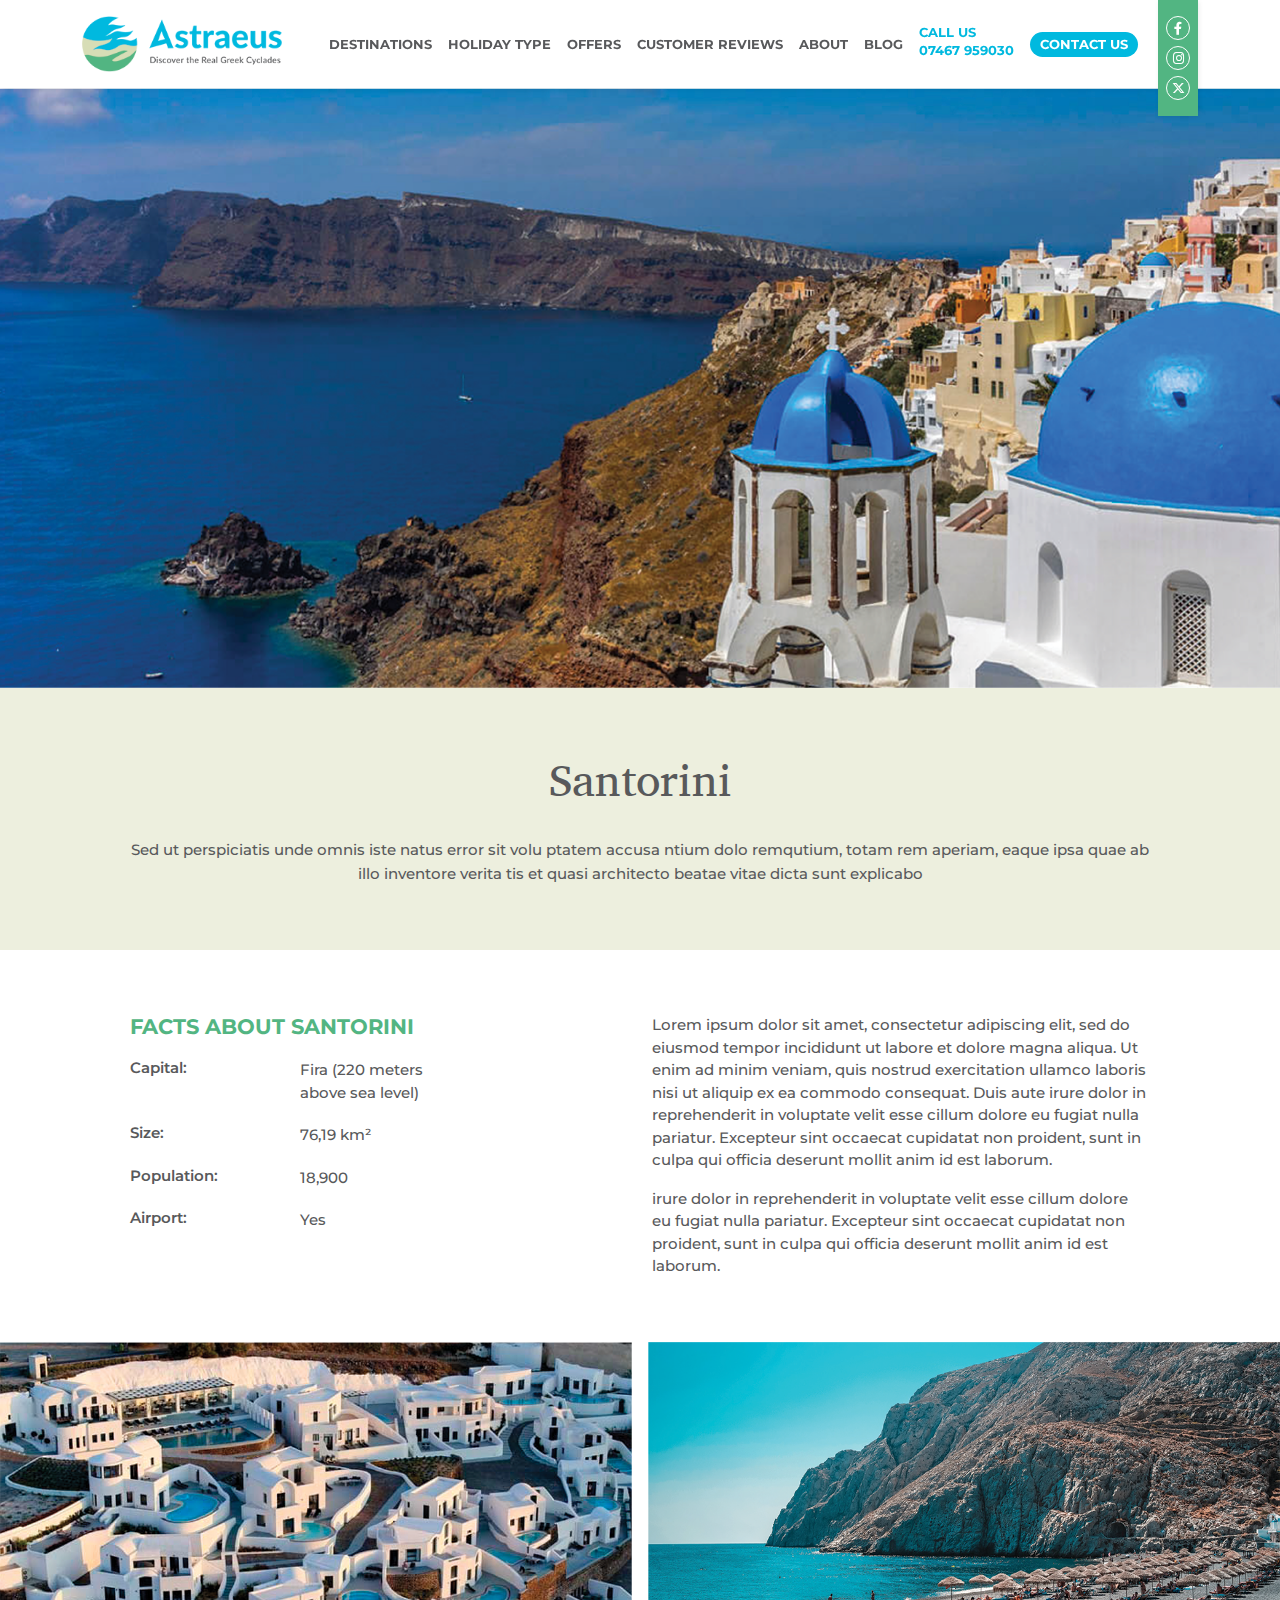
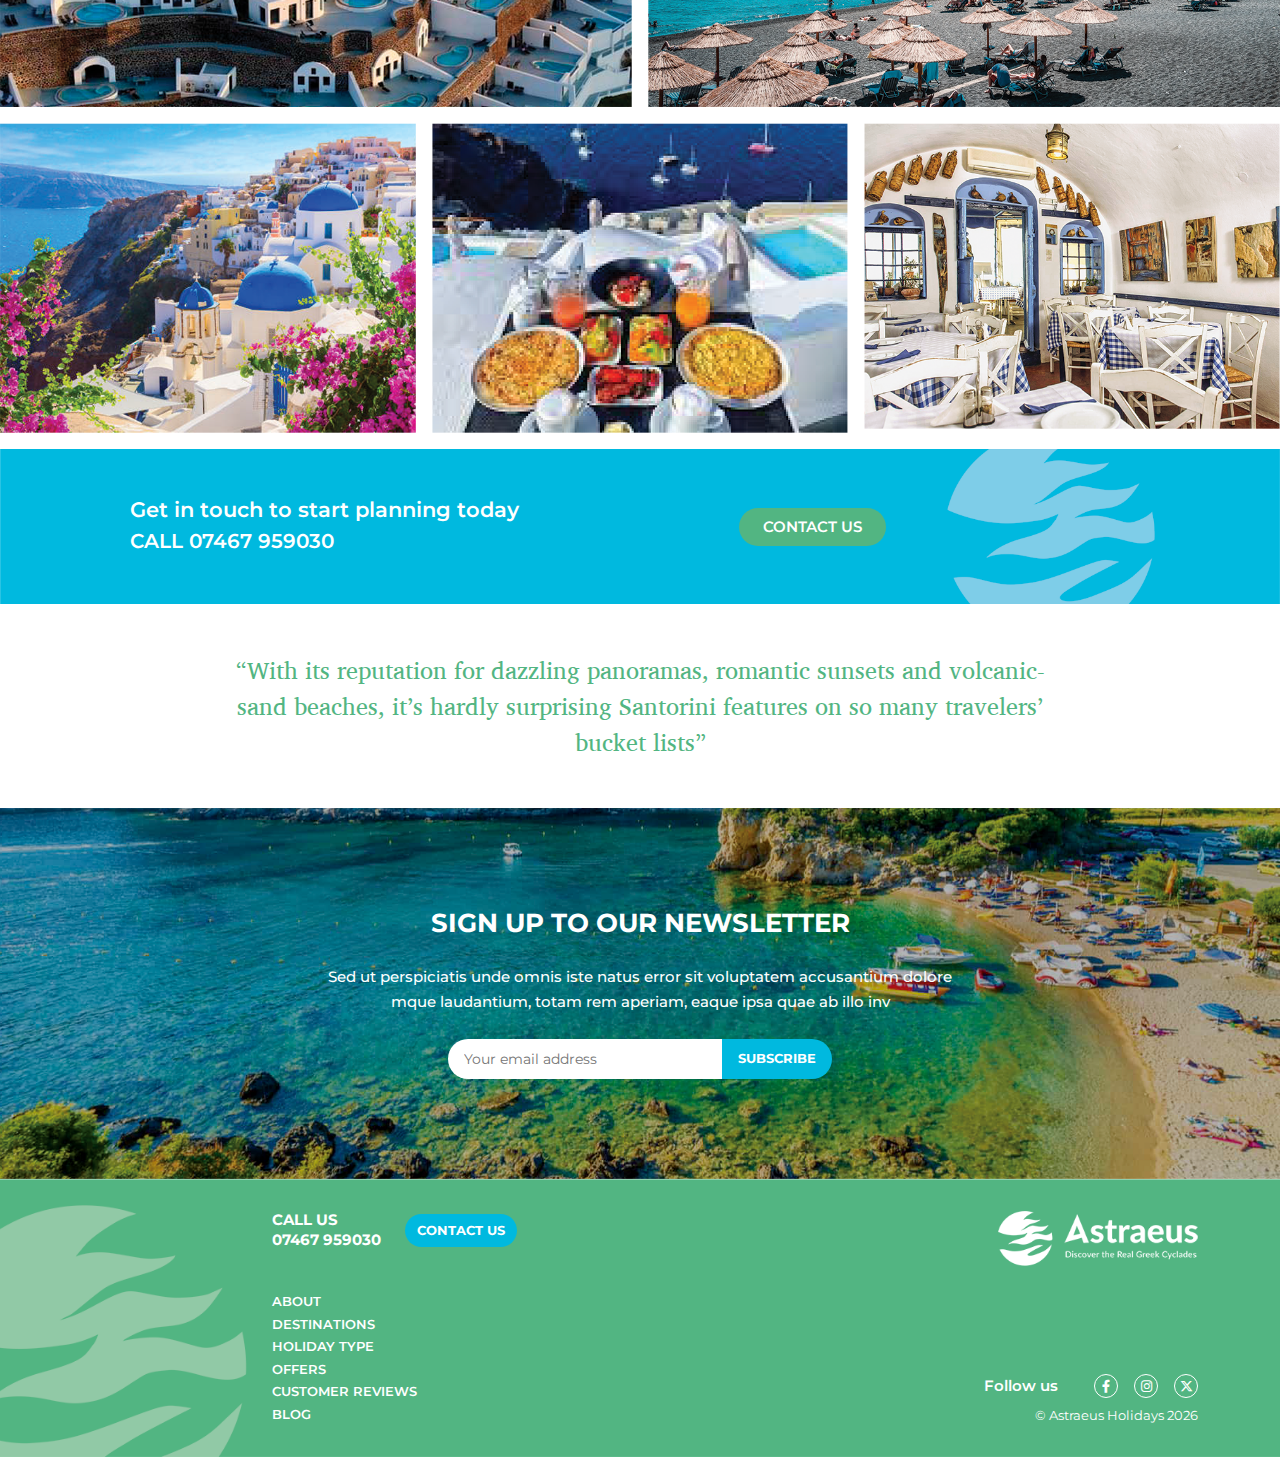
<file: santorini.html>
<!DOCTYPE html>
<html lang="en">
<head>
    <meta charset="UTF-8">
    <meta name="viewport" content="width=device-width, initial-scale=1.0">

    <!-- Title -->
    <title>Santorini | Astraeus</title>

    <!-- Favicon -->
    <link rel="icon" href="images/favicon.png">

    <!-- Font Family -->
    <link href="https://fonts.googleapis.com/css2?family=Montserrat:ital,wght@0,100..900;1,100..900&display=swap" rel="stylesheet">

    <!-- Font Awesome -->
    <link rel="stylesheet" href="css/all.min.css">

    <!-- Bootstrap -->
    <link rel="stylesheet" href="css/bootstrap.min.css">

    <!-- Main Style Sheet -->
    <link rel="stylesheet" href="css/style.css">

    <!-- Responsive Style Sheet -->
    <link rel="stylesheet" href="css/responsive.css">
</head>
<body>
    <!-- Header Start -->
    <header class="main-header py-md-3 py-2">
        <div class="container">
            <div class="d-flex justify-content-between align-items-center">
                <div>
                    <a href="index.html">
                        <img class="main-logo" src="images/logo.png" alt="Astraeus logo">
                    </a>
                </div>

                <!-- Desktop Menu -->
                <div class="position-relative d-lg-block d-none">
                    <div class="d-flex gap-2 gap-xl-3 align-items-center justify-content-end pe-lg-5">
                        <nav class="main-nav">
                            <ul class="d-flex gap-2 gap-xl-3 align-items-center nav-items">
                                <li><a href="destinations.html">destinations</a></li>
                                <li><a href="holiday_type.html">holiday type</a></li>
                                <li><a href="offers.html">offers</a></li>
                                <li><a href="reviews.html">customer reviews</a></li>
                                <li><a href="about.html">about</a></li>
                                <li><a href="#">blog</a></li>
                            </ul>
                        </nav>
                        <div class="call">
                            <p>call us</p>
                            <a href="tel:07467959030">07467 959030</a>
                        </div>
                        <a class="header-btn" href="contact.html">contact us</a>
                    </div>
                    <div class="header-social position-absolute">
                        <ul>
                            <li>
                                <a href="https://www.facebook.com/astraeusholidays" target="_blank">
                                    <i class="fa-brands fa-facebook-f"></i>
                                </a>
                            </li>
                            <li>
                                <a href="https://www.instagram.com/astraeus.holidays" target="_blank">
                                    <i class="fa-brands fa-instagram"></i>
                                </a>
                            </li>
                            <li>
                                <a href="https://x.com/astraeusholiday" target="_blank">
                                    <i class="fa-brands fa-x-twitter"></i>
                                </a>
                            </li>
                        </ul>
                    </div>
                </div>

                <!-- Mobile Menu SolidBar -->
                <div class="d-lg-none d-block">
                    <button class="solidbar" type="button" data-bs-toggle="offcanvas" data-bs-target="#offcanvasMobileMenu" aria-controls="offcanvasMobileMenu">
                        <i class="fa-solid fa-bars"></i>
                    </button>
                </div>

                <!-- Mobile Menu Content  -->
                <div class="offcanvas offcanvas-start" data-bs-scroll="true" tabindex="-1" id="offcanvasMobileMenu" aria-labelledby="offcanvasMobileMenuLabel">
                    <div class="offcanvas-header">
                        <div class="offcanvas-title" id="offcanvasMobileMenuLabel">
                            <img src="images/logo.png" alt="logo">
                        </div>
                        <button type="button" class="btn-close" data-bs-dismiss="offcanvas" aria-label="Close"></button>
                    </div>
                    <div class="offcanvas-body">
                        <nav class="main-nav">
                            <ul class="nav-items">
                                <li><a href="destinations.html">destinations</a></li>
                                <li><a href="holiday_type.html">holiday type</a></li>
                                <li><a href="offers.html">offers</a></li>
                                <li><a href="reviews.html">customer reviews</a></li>
                                <li><a href="about.html">about</a></li>
                                <li><a href="#">blog</a></li>
                            </ul>
                        </nav>
                        <div class="call">
                            <p>call us</p>
                            <a href="tel:07467959030">07467 959030</a>
                        </div>
                        <a class="header-btn" href="contact.html">contact us</a>
                        <div class="mobile-social">
                            <ul class="d-flex gap-2 align-items-center">
                                <li>
                                    <a href="https://www.facebook.com/astraeusholidays" target="_blank">
                                        <i class="fa-brands fa-facebook-f"></i>
                                    </a>
                                </li>
                                <li>
                                    <a href="https://www.instagram.com/astraeus.holidays" target="_blank">
                                        <i class="fa-brands fa-instagram"></i>
                                    </a>
                                </li>
                                <li>
                                    <a href="https://x.com/astraeusholiday" target="_blank">
                                        <i class="fa-brands fa-x-twitter"></i>
                                    </a>
                                </li>
                            </ul>
                        </div>
                    </div>
                </div>
            </div>
        </div>
    </header>
    <!-- Header End -->

    <!-- Main Start -->
    <main>
        <!-- Page Banner Start -->
        <div class="page-banner" style="background: url(images/santorini/bg.png) no-repeat center / cover;"></div>
        <!-- Page Banner End -->

        <!-- Page Heading Start -->
        <section class="page-heading section-padding">
            <div class="container">
                <div class="row">
                    <div class="col-lg-12 text-center">
                        <h1>Santorini</h1>
                        <p class="px-xl-5">
                            Sed ut perspiciatis unde omnis iste natus error sit volu ptatem accusa ntium dolo remqutium, totam rem aperiam, eaque ipsa quae ab illo inventore verita tis et quasi architecto beatae vitae dicta sunt explicabo
                        </p>
                    </div>
                </div>
            </div>
        </section>
        <!-- Page Heading End -->

        <!-- Santorini Start -->
        <section class="santorini">
            <div class="section-padding">
                <div class="container">
                    <div class="row justify-content-center">
                        <div class="col-lg-11">
                            <div class="row justify-content-between">
                                <div class="col-lg-4 col-md-5">
                                    <h3 class="secondary-text">facts about santorini</h3>
                                    <div class="grid">
                                        <h4>Capital:</h4>
                                        <p>Fira (220 meters above sea level)</p>
                                    </div>
                                    <div class="grid">
                                        <h4>Size:</h4>
                                        <p>76,19 km²</p>
                                    </div>
                                    <div class="grid">
                                        <h4>Population:</h4>
                                        <p>18,900</p>
                                    </div>
                                    <div class="grid">
                                        <h4>Airport:</h4>
                                        <p>Yes</p>
                                    </div>
                                </div>
                                <div class="col-lg-6 col-md-7 mt-3 mt-md-0">
                                    <p>
                                        Lorem ipsum dolor sit amet, consectetur adipiscing elit, sed do eiusmod tempor incididunt ut labore et dolore magna aliqua. Ut enim ad minim veniam, quis nostrud exercitation ullamco laboris nisi ut aliquip ex ea commodo consequat. Duis aute irure dolor in reprehenderit in voluptate velit esse cillum dolore eu fugiat nulla pariatur. Excepteur sint occaecat cupidatat non proident, sunt in culpa qui officia deserunt mollit anim id est laborum.
                                    </p>
                                    <p class="mt-md-3 mt-2">
                                        irure dolor in reprehenderit in voluptate velit esse cillum dolore eu fugiat nulla pariatur. Excepteur sint occaecat cupidatat non proident, sunt in culpa qui officia deserunt mollit anim id est laborum.
                                    </p>
                                </div>
                            </div>
                        </div>
                    </div>
                </div>
            </div>

            <div class="images-grid">
                <div class="img">
                    <img src="images/santorini/1.png" class="w-100" alt="santorini img">
                </div>
                <div class="img">
                    <img src="images/santorini/2.png" class="w-100" alt="santorini img">
                </div>
            </div>
            <div class="images-grid2">
                <div class="img">
                    <img src="images/santorini/3.png" class="w-100" alt="santorini img">
                </div>
                <div class="img">
                    <img src="images/santorini/4.png" class="w-100" alt="santorini img">
                </div>
                <div class="img">
                    <img src="images/santorini/5.png" class="w-100" alt="santorini img">
                </div>
            </div>
        </section>
        <!-- Santorini End -->

        <!-- Page Action Start -->
        <section class="page-action">
            <div class="container position-relative">
                <div class="row align-items-center px-xl-5">
                    <div class="col-lg-7 col-md-8 col-sm-8 col-8">
                        <h2>Get in touch to start planning today</h2>
                        <p>CALL <a href="tel:07467959030">07467 959030</a></p>
                    </div>
                    <div class="col-lg-3 col-md-4 col-sm-4 col-4">
                        <a href="contact.html" class="page-action-btn">contact us</a>
                    </div>
                </div>
            </div>
        </section>
        <!-- Page Action End -->

        <!-- Page Quote Start -->
        <article class="page-quote">
            <div class="container">
                <div class="row justify-content-center">
                    <div class="col-lg-10 col-xl-9 text-center">
                        <blockquote>
                            <q>With its reputation for dazzling panoramas, romantic sunsets and volcanic-sand beaches, it’s hardly surprising 
Santorini features on so many travelers’ bucket lists</q>
                        </blockquote>
                    </div>
                </div>
            </div>
        </article>
        <!-- Page Quote End -->

        <!-- Newsletter Start -->
        <section class="newsletter">
            <div class="container">
                <div class="row justify-content-center">
                    <div class="col-lg-8 col-xl-7 text-center">
                        <h3>SIGN UP TO OUR NEWSLETTER</h3>
                        <p>Sed ut perspiciatis unde omnis iste natus error sit voluptatem accusantium dolore mque laudantium, totam rem aperiam, eaque ipsa quae ab illo inv</p>
                        <div class="form-field mx-auto">
                            <form>
                                <div class="d-flex">
                                    <input type="text" placeholder="Your email address">
                                    <button type="submit">subscribe</button>  
                                </div>  
                            </form>
                        </div>
                    </div>
                </div>
            </div>
        </section>
        <!-- Newsletter End -->
    </main>
    <!-- Main End -->

    <!-- BTT Start -->
    <div class="btt" title="back to top">
        <i class="fa-solid fa-arrow-up"></i>
    </div>
    <!-- BTT End -->

    <!-- Footer Start -->
    <footer class="main-footer">
        <div class="container">
            <div class="row justify-content-between text-center text-sm-start">
                <div class="col-lg-4 offset-lg-2 order-2 order-sm-1 offset-xxl-3 col-md-6 col-sm-6">
                    <div class="d-sm-flex gap-4 align-items-center">
                        <div class="call mb-1 mb-sm-0">
                            <p>call us</p>
                            <a href="tel:07467959030">07467 959030</a>
                        </div>
                        <a class="footer-btn" href="contact.html">contact us</a>
                    </div>
                </div>
                <div class="col-lg-4 text-center order-1 order-sm-2 text-sm-end col-md-6 col-sm-6 mb-3 mb-sm-0">
                    <div class="footer-logo">
                        <img src="images/footer_logo.png" alt="footer logo">
                    </div>
                </div>
            </div>

            <div class="row justify-content-between text-center text-sm-start">
                <div class="col-lg-4 offset-lg-2 offset-xxl-3 col-md-6 col-sm-6">
                    <div class="mt-sm-4 mt-2">
                        <ul class="nav-items">
                            <li><a href="about.html">about</a></li>
                            <li><a href="destinations.html">destinations</a></li>
                            <li><a href="holiday_type.html">holiday type</a></li>
                            <li><a href="offers.html">offers</a></li>
                            <li><a href="reviews.html">customer reviews</a></li>
                            <li><a href="#">blog</a></li>
                        </ul>
                    </div>
                </div>
                <div class="col-lg-4 align-self-end text-sm-end text-center col-md-6 col-sm-6">
                    <ul class="footer-social gap-2 d-flex justify-content-sm-end align-items-center justify-content-center mt-2 mt-sm-0">
                        <li>
                            <h6>Follow us</h6>
                        </li>
                        <li>
                            <a href="https://www.facebook.com/astraeusholidays" target="_blank">
                                <i class="fa-brands fa-facebook-f"></i>
                            </a>
                        </li>
                        <li>
                            <a href="https://www.instagram.com/astraeus.holidays" target="_blank">
                                <i class="fa-brands fa-instagram"></i>
                            </a>
                        </li>
                        <li>
                            <a href="https://x.com/astraeusholiday" target="_blank">
                                <i class="fa-brands fa-x-twitter"></i>
                            </a>
                        </li>
                    </ul>
                    <p class="copyright">&copy; Astraeus Holidays <span id="currentYear"></span></p>
                </div>
            </div>
        </div>
    </footer>
    <!-- Footer End -->
    
    <!-- jQuery Version -->
    <script src="js/jquery-1.12.4.min.js"></script>

    <!-- Bootstrap -->
    <script src="js/bootstrap.bundle.min.js"></script>

    <!-- Main Script Sheet -->
    <script src="js/script.js"></script>
</body>
</html>
</file>
<file: css/style.css>
@charset "UTF-8";
/**
    Author: Rifat Bhiuya
    Author email: hello.rifatbhuiya@gmail.com
    Version: 0.0.0.1
*/

/**
----------------
Table Of Content
----------------
0. Common CSS Start
1. Header CSS Start
2. Home Slider CSS Start
3. Home Text CSS Start
4. Destinations CSS Start
5. Home Holiday CSS Start
6. Why Choose CSS Start
7. Accreditation CSS Start
8. Reviews CSS Start
9. Newsletter CSS Start
10. BTT CSS Start
11. Footer CSS Start
12. Holiday Type CSS Start
13. Offers CSS Start
14. Offer Inner CSS Start
15. About CSS Start
16. Honeymoon CSS Start
17. Santorini CSS Start
18. Contact CSS Start
*/

@font-face {
    font-family: "CharisSil Bold";
    font-style: bold;
    font-weight: 700;
    src: url(../fonts/CharisSilBold-GX2m.ttf) format("truetype");
}

@font-face {
    font-family: "CharisSil";
    font-style: medium;
    font-weight: 500;
    src: url(../fonts/CharisSil-Jw77.ttf) format("truetype");
}

:root { 
    /* Colors */
    --primary_color: #00b9df;
    --secondary_color: #52b582;
    --white_color: #ffffff;
    --offwhite_color: #edefde;
    --text_color: #58595b;
    --black_color: #000000;

    /* Round */
    --round_sm: 5px;
    --round_md: 10px;
    --round_lg: 25px;
    --round_full: 50%;

    /* Typography - {Typescale, 15px based - 1.200 minor thread} */
    --h1: 45px;
    --h2: 37px;
    --h3: 31px;
    --h4: 26px;
    --h5: 21px;
    --h6: 18px;
    --lg: 18px;
    --bs: 15px;
    --sm: 13px;

    /* Duration */
    --transition: all ease-in-out .3s;

    /* Font Family */
    --sans_serif: "Montserrat", sans-serif;
    --serif_bold: "CharisSil Bold", serif;
    --serif: "CharisSil", serif;
}

* {
    margin: 0;
    padding: 0;
    outline: 0;
    box-sizing: border-box;
}

h1,
h2,
h3,
h4,
h5,
h6,
p,
a,
ul,
ol,
li,
span,
address,
blockquote {
    margin: 0;
    padding: 0;
}

ul,
ol {
    list-style: none;
}

a {
    display: inline-block;
    text-decoration: none;
}

img,
svg {
    vertical-align: middle;
}

h1 {
    font-size: var(--h1);
}

h2 {
    font-size: var(--h2);
}

h3 {
    font-size: var(--h3);
}

h4 {
    font-size: var(--h4);
}

h5 {
    font-size: var(--h5);
}

h6 {
    font-size: var(--h6);
}

.primary-bg { 
    background-color: var(--primary_color);
}

.bg-offwhite { 
    background-color: var(--offwhite_color);
}

.primary-text {
    color: var(--primary_color);
}

.secondary-text {
    color: var(--secondary_color);
}

.section-padding {
    padding: 64px 0;
}

.section-heading-type-one {
    text-transform: uppercase;
    font-size: var(--h4);
    font-weight: 700;
    letter-spacing: 2px;
    text-align: center;
}

.section-heading-type-two {
    text-transform: capitalize;
    font-family: var(--serif);
}

.section-heading-type-three {
    text-align: center;
    color: var(--secondary_color);
    font-weight: 500;
    font-family: var(--serif);
}

.section-heading-gap {
    margin-top: 48px;
}

a {
    transition: var(--transition);
    -webkit-transition: var(--transition);
    -moz-transition: var(--transition);
    -ms-transition: var(--transition);
    -o-transition: var(--transition);
}

.secondary-arrow-button {
    padding: 8px 12px;
    color: var(--white_color);
    font-weight: 600;
    text-transform: uppercase;
    background-color: var(--secondary_color);
    border: 1px solid transparent;
}

.secondary-arrow-button i {
    font-size: var(--lg);
}

.secondary-arrow-button:hover {
    color: var(--secondary_color);
    border: 1px solid var(--secondary_color);
    background-color: var(--white_color);
}

.page-heading {
    background-color: var(--offwhite_color);
}

.page-heading h1 {
    font-family: var(--serif);
}

.page-heading p {
    margin-top: 32px;
    font-weight: 500;
    line-height: 1.6;
}

.page-action {
    padding: 48px 0;
    color: var(--white_color);
    background: url(../images/page-action.png) no-repeat center / cover;
}

.page-action h2 {
    font-size: var(--h5);
    font-weight: 600;
}

.page-action p {
    --lg: 20px;

    font-weight: 600;
    margin-top: 4px;
    font-size: var(--lg);
}

.page-action p a {
    color: var(--white_color);
}

.page-action p a:hover {
    text-decoration: underline;
}

.page-action-btn {
    color: var(--white_color);
    text-transform: uppercase;
    font-weight: 600;
    padding: 8px 24px;
    background-color: var(--secondary_color);
    border-radius: var(--round_lg);
    -webkit-border-radius: var(--round_lg);
    -moz-border-radius: var(--round_lg);
    -ms-border-radius: var(--round_lg);
    -o-border-radius: var(--round_lg);
}

.page-action-btn:hover {
    opacity: .850;
}

.page-banner {
    height: 600px;
}

.page-quote {
    --lg: 24px;

    padding: 48px 0;
    font-size: var(--lg);
    font-family: var(--serif);
    color: var(--secondary_color);
}

.pagination button,
.pagination a {
    background-color: transparent;
    border: none;
    font-weight: 500;
    color: darkgray;
}

body {
    font-size: var(--bs);
    scroll-behavior: smooth;
    font-family: var(--sans_serif);
    font-weight: 400;
    color: var(--text_color);
}
/* Common CSS End */

.main-header {
    background-color: var(--white_color);
    box-shadow: .5px .5px 5px 0 rgba(0, 0, 0, 0.1);
    position: sticky;
    top: 0;
    left: 0;
    width: 100%;
    z-index: 99;
}

.main-header.fixed-header {
    animation: sticky-anim .5s linear 1;
    -webkit-animation: sticky-anim .5s linear 1;
}

@keyframes sticky-anim {
    0%{
        top: -32px;
    }
    100%{
        top: 0;
    }
}

.main-header .main-logo {
    width: 200px;
}

.main-header .nav-items a {
    text-transform: uppercase;
    font-size: var(--sm);
    font-weight: 700;
    color: var(--text_color);
}

.main-header .nav-items a:hover {
    color: var(--primary_color);
}

.main-header .pe-lg-5 {
    padding-right: 60px !important;
}

.main-header .call p,
.main-header .call a {
    font-size: var(--sm);
    line-height: 1.0;
    text-transform: uppercase;
    color: var(--primary_color);
    font-weight: 700;
}

.main-header .call a:hover {
    text-decoration: underline;
}

.main-header .header-btn {
    padding: 6px 10px;
    color: var(--white_color);
    text-transform: uppercase;
    font-size: var(--sm);
    line-height: 1.0;
    font-weight: 700;
    background-color: var(--primary_color);
    border-radius: var(--round_lg);
    -webkit-border-radius: var(--round_lg);
    -moz-border-radius: var(--round_lg);
    -ms-border-radius: var(--round_lg);
    -o-border-radius: var(--round_lg);
}

.main-header .header-btn:hover {
    opacity: .7;
}

.main-header .header-social {
    top: -26px;
    right: 0;
    padding: 16px 8px;
    background-color: var(--secondary_color);
    box-shadow: .5px .5px 5px 0 rgba(0, 0, 0, 0.1);
}

.main-header .header-social li:not(:first-child) {
    padding-top: 6px;
}

.main-header .header-social a {
    color: var(--white_color);
    height: 24px;
    width: 24px;
    line-height: 22px;
    text-align: center;
    font-size: var(--sm);
    border: 1px solid var(--white_color);
    border-radius: var(--round_full);
    -webkit-border-radius: var(--round_full);
    -moz-border-radius: var(--round_full);
    -ms-border-radius: var(--round_full);
    -o-border-radius: var(--round_full);
}

.main-header .header-social a:hover {
    background-color: var(--white_color);
    color: var(--secondary_color);
}
/* Header CSS End */

.home-slider .slick-dots {
    position: absolute;
    bottom: 15%;
    left: 50%;
    transform: translateX(-50%);
    -webkit-transform: translateX(-50%);
    -moz-transform: translateX(-50%);
    -ms-transform: translateX(-50%);
    -o-transform: translateX(-50%);
}

.home-slider .slick-dots li {
    display: inline-block;
    margin: 0 2px;
}

.home-slider .slick-dots li button {
    border: none;
    background-color: var(--white_color);
    color: transparent;
    height: 12px;
    width: 12px;
    border-radius: var(--round_full);
    -webkit-border-radius: var(--round_full);
    -moz-border-radius: var(--round_full);
    -ms-border-radius: var(--round_full);
    -o-border-radius: var(--round_full);
}

.home-slider .slick-dots li.slick-active button {
    background-color: var(--primary_color);
}

.home-slider .slider-content .slider-inner {
    height: 100%;
    width: 100%;
    position: relative;
    overflow: hidden;
}

.home-slider .slider-content .slider-inner img,
.home-slider .slider-content .slider-inner video {
    object-fit: cover;
    object-position: center;
    height: 100%;
    width: 100%;
}

.home-slider .slider-content .slide-img {
    width: 100%;
    height: 100%;
    overflow: hidden;
}

.home-slider .slider-content .slide-img img {
    opacity: 1 !important;
    -webkit-animation-duration: 3s;
    animation-duration: 3s;
    transition: all ease-in-out .5s;
    -webkit-transition: all ease-in-out .5s;
    -moz-transition: all ease-in-out .5s;
    -ms-transition: all ease-in-out .5s;
    -o-transition: all ease-in-out .5s;
}

.home-slider .slider-content [data-animation-in] {
    opacity: 0;
    -webkit-animation-duration: 3.5s;
    animation-duration: 3.5s;
    transition: opacity 0.6s ease 0.3s;
    -webkit-transition: opacity 0.6s ease 0.3s;
    -moz-transition: opacity 0.6s ease 0.3s;
    -ms-transition: opacity 0.6s ease 0.3s;
    -o-transition: opacity 0.6s ease 0.3s;
}

.zoomInImage {
    -webkit-animation-name: zoomInImage;
    animation-name: zoomInImage;
}

@-webkit-keyframes zoomInImage {
  from {
    transform: scale3d(1, 1, 1);
  }
  to {
    transform: scale3d(1.1, 1.1, 1.1);
  }
}

@keyframes zoomInImage {
  from {
    transform: scale3d(1, 1, 1);
  }
  to {
    transform: scale3d(1.1, 1.1, 1.1);
  }
}

.home-slider .slider-content .slider-inner iframe {
    height: 100%;
    width: 100%;
}

.home-slider .slider-content .slider-inner .overlay {
    position: absolute;
    top: 50%;
    left: 50%;
    width: 100%;
    transform: translate(-50%, -50%);
    -webkit-transform: translate(-50%, -50%);
    -moz-transform: translate(-50%, -50%);
    -ms-transform: translate(-50%, -50%);
    -o-transform: translate(-50%, -50%);
    z-index: 30;
    color: var(--white_color);
}

.home-slider .slider-content .slider-inner .overlay h2 {
    font-size: var(--h1);
    font-family: var(--serif);
}

.home-slider .slider-content .slider-inner .overlay p {
    --lg: 21px;

    font-size: var(--lg);
    font-family: var(--serif);
}
/* Home Slider CSS End */

.home-text p {
    font-weight: 500;
}
/* Home Text CSS End */

.destinations .destination-items {
    display: grid;
    grid-template-columns: repeat(5, 1fr);
    gap: 24px;
}

.destinations .destination-card {
    position: relative;
    overflow: hidden;
}

.destinations .destination-card img {
    transition: var(--transition);
    -webkit-transition: var(--transition);
    -moz-transition: var(--transition);
    -ms-transition: var(--transition);
    -o-transition: var(--transition);
} 

.destinations .destination-card:hover img {
    transform: scale(1.1);
    -webkit-transform: scale(1.1);
    -moz-transform: scale(1.1);
    -ms-transform: scale(1.1);
    -o-transform: scale(1.1);
}

.destinations .destination-card .overlay {
    position: absolute;
    width: 100%;
    bottom: 0;
    left: 0;
    padding: 16px 12px 10px;
    background: rgb(255,255,255);
    background: linear-gradient(180deg, rgba(255,255,255,0) 0%, rgba(0,0,0,1) 100%);
}

.destinations .destination-card .overlay h6 {
    text-transform: uppercase;
    font-size: var(--bs);
    font-weight: 700;
    color: var(--white_color);
}
/* Destinations CSS End */

.home-holiday {
    padding: 52px 0 160px;
    color: var(--white_color);
    background-color: var(--primary_color);
}

.home-holiday .holiday-type-actions {
    margin-top: 40px;
}

.home-holiday .grid {
    display: grid;
    grid-template-columns: repeat(3, 1fr);
    gap: 24px;
}

.home-holiday .grid li a {
    padding: 10px 16px;
    color: var(--white_color);
    text-transform: uppercase;
    font-weight: 600;
    border: 1px solid var(--white_color);
}

.home-holiday .grid li a i {
    font-size: var(--lg);
}

.home-holiday .grid li a:hover {
    background-color: var(--secondary_color);
}
/* Home Holiday CSS End */

.why-choose {
    transform: translateY(-80px);
    -webkit-transform: translateY(-80px);
    -moz-transform: translateY(-80px);
    -ms-transform: translateY(-80px);
    -o-transform: translateY(-80px);
}

.why-choose h2 {
    color: var(--primary_color);
    font-size: var(--h4);
    font-family: var(--serif);
    text-transform: uppercase;
    font-weight: 600;
    letter-spacing: 1px;
}

.why-choose h3 {
    font-size: var(--bs);
    font-weight: 600;
}

.why-choose .disc {
    height: 6px;
    width: 6px;
    background-color: var(--primary_color);
    border-radius: var(--round_full);
    -webkit-border-radius: var(--round_full);
    -moz-border-radius: var(--round_full);
    -ms-border-radius: var(--round_full);
    -o-border-radius: var(--round_full);
    transform: translateY(4px);
    -webkit-transform: translateY(4px);
    -moz-transform: translateY(4px);
    -ms-transform: translateY(4px);
    -o-transform: translateY(4px);
}

.why-choose .choose-list .d-flex:not(:first-child) {
    margin-top: 16px;
}
/* Why Choose CSS End */

.accreditation h4 {
    font-size: var(--h6);
    color: var(--primary_color);
    font-weight: 700;
}

.accreditation p span {
    color: var(--primary_color);
}

.accreditation hr {
    border-bottom: 1px solid var(--offwhite_color);
}
/* Accreditation CSS End */

.reviews .review-inner {
    text-align: center;
}

.reviews .review-inner h3 {
    font-size: var(--h6);
    margin-bottom: 8px;
    color: var(--secondary_color);
    font-weight: 700;
    text-transform: uppercase;
}

.reviews .review-inner h4 {
    margin-top: 12px;
    margin-bottom: 2px;
    font-size: var(--h6);
    font-weight: 600;
    text-transform: uppercase;
}

.reviews .review-inner.dot-border {
    position: relative;
}

.reviews .review-inner.dot-border::after {
    position: absolute;
    content: '';
    right: -16px;
    top: 0;
    height: 100%;
    width: 3px;
    background-image: url(../images/doted.png);
    background-size: 100%;
}
/* Reviews CSS End */

.newsletter {
    padding: 100px 0;
    color: var(--white_color);
    background: url(../images/newsletter.png) no-repeat center / cover;
}

.newsletter h3 {
    font-size: var(--h4);
    font-weight: 700;
    margin-bottom: 24px;
}

.newsletter p {
    line-height: 1.7;
    font-weight: 500;
}

.newsletter .form-field {
    margin-top: 24px;
    width: 60%;
}

.newsletter .form-field input {
    width: 100%;
    height: 40px;
    padding: 4px 16px;
    border: none;
    border-top-left-radius: var(--round_lg);
    border-bottom-left-radius: var(--round_lg);
    background-color: var(--white_color);
    font-size: 14px;
    transition: var(--transition);
    -webkit-transition: var(--transition);
    -moz-transition: var(--transition);
    -ms-transition: var(--transition);
    -o-transition: var(--transition);
}

.newsletter .form-field input:focus {
    background-color: var(--offwhite_color);
}

.newsletter .form-field button {
    padding: 4px 16px;
    border: none;
    background-color: var(--primary_color);
    color: var(--white_color);
    text-transform: uppercase;
    font-size: var(--sm);
    font-weight: 700;
    border-top-right-radius: var(--round_lg);
    border-bottom-right-radius: var(--round_lg);
    transition: var(--transition);
    -webkit-transition: var(--transition);
    -moz-transition: var(--transition);
    -ms-transition: var(--transition);
    -o-transition: var(--transition);
}

.newsletter .form-field button:hover {
    opacity: .8;
}
/* Newsletter CSS End */

.btt {
    position: fixed;
    bottom: 24px;
    right: 24px;
}

.btt i {
    cursor: pointer;
    height: 40px;
    width: 40px;
    line-height: 40px;
    font-size: var(--lg);
    box-shadow: .5px .5px 3px 0 rgba(0, 0, 0, 0.1);
    text-align: center;
    background-color: var(--primary_color);
    color: var(--white_color);
    border-radius: var(--round_full);
    -webkit-border-radius: var(--round_full);
    -moz-border-radius: var(--round_full);
    -ms-border-radius: var(--round_full);
    -o-border-radius: var(--round_full);
}
/* BTT CSS End */

.main-footer {
    padding: 32px 0;
    color: var(--white_color);
    background: url(../images/footer_bg.png) no-repeat center / cover;
}

.main-footer .footer-logo img {
    width: 200px;
}

.main-footer .call p,
.main-footer .call a {
    line-height: 1.2;
    text-transform: uppercase;
    color: var(--white_color);
    font-weight: 700;
}

.main-footer .call a:hover {
    text-decoration: underline;
}

.main-footer .footer-btn {
    padding: 8px 12px;
    color: var(--white_color);
    text-transform: uppercase;
    font-size: var(--sm);
    line-height: 1.3;
    font-weight: 700;
    background-color: var(--primary_color);
    border-radius: var(--round_lg);
    -webkit-border-radius: var(--round_lg);
    -moz-border-radius: var(--round_lg);
    -ms-border-radius: var(--round_lg);
    -o-border-radius: var(--round_lg);
}

.main-footer .footer-btn:hover {
    opacity: .7;
}

.main-footer .nav-items a {
    text-transform: uppercase;
    color: var(--white_color);
    font-size: var(--sm);
    font-weight: 600;
}

.main-footer .nav-items a:hover {
    text-decoration: underline;
}

.main-footer .footer-social li:first-child {
    padding-right: 20px;
}

.main-footer .footer-social li:first-child h6 {
    font-size: var(--bs);
    font-weight: 600;
}

.main-footer .footer-social a {
    color: var(--white_color);
    height: 24px;
    width: 24px;
    line-height: 22px;
    text-align: center;
    font-size: var(--sm);
    border: 1px solid var(--white_color);
    border-radius: var(--round_full);
    -webkit-border-radius: var(--round_full);
    -moz-border-radius: var(--round_full);
    -ms-border-radius: var(--round_full);
    -o-border-radius: var(--round_full);
}

.main-footer .footer-social a:hover {
    background-color: var(--white_color);
    color: var(--secondary_color);
}

.main-footer .copyright {
    margin-top: 8px;
    font-size: var(--sm);
}

.main-footer .gap-2 {
    gap: 1rem!important;
}
/* Footer CSS End */

.holiday-type .holiday-type-items {
    display: grid;
    grid-template-columns: repeat(3, 1fr);
    gap: 32px;
}

.holiday-type .holiday-type-card {
    position: relative;
    overflow: hidden;
}

.holiday-type .holiday-type-card img {
    transition: var(--transition);
    -webkit-transition: var(--transition);
    -moz-transition: var(--transition);
    -ms-transition: var(--transition);
    -o-transition: var(--transition);
} 

.holiday-type .holiday-type-card:hover img {
    transform: scale(1.1);
    -webkit-transform: scale(1.1);
    -moz-transform: scale(1.1);
    -ms-transform: scale(1.1);
    -o-transform: scale(1.1);
}

.holiday-type .holiday-type-card .overlay {
    position: absolute;
    width: 100%;
    bottom: 0;
    left: 0;
    padding: 16px 12px 10px;
    background: rgb(255,255,255);
    background: linear-gradient(180deg, rgba(255,255,255,0) 0%, rgba(0,0,0,1) 100%);
}

.holiday-type .holiday-type-card .overlay h6 {
    text-transform: uppercase;
    font-size: var(--bs);
    font-weight: 700;
    color: var(--white_color);
}
/* Holiday Type CSS End */

.offers .offers-item {
    display: grid;
    grid-template-columns: repeat(3, 1fr);
    gap: 32px;
}

.offers .offer-card {
    padding: 20px;
    border: 1px solid gainsboro;
}

.offers .offer-card .offer-thumbnail {
    overflow: hidden;
} 

.offers .offer-card .offer-thumbnail img {
    transition: var(--transition);
    -webkit-transition: var(--transition);
    -moz-transition: var(--transition);
    -ms-transition: var(--transition);
    -o-transition: var(--transition);
}

.offers .offer-card .offer-thumbnail:hover img {
    transform: scale(1.1);
    -webkit-transform: scale(1.1);
    -moz-transform: scale(1.1);
    -ms-transform: scale(1.1);
    -o-transform: scale(1.1);
}

.offers .offer-card .offer-name {
    margin-top: 20px;
    text-transform: uppercase;
    font-size: var(--h5);
    font-weight: 700;
    color: var(--secondary_color);
}

.offers .offer-card .offer-date {
    font-weight: 600;
    margin-top: 4px;
}

.offers .offer-card .offer-description {
    margin-top: 20px;
    font-weight: 500;
}

.offers .offer-card .footer {
    margin-top: 20px;
}

.offers .offer-card .offer-price {
    font-weight: 700;
}

.offers .offer-card .offer-action {
    font-weight: 700;
    text-transform: uppercase;
    color: var(--secondary_color);
}

.offers .offer-card .offer-action:hover {
    opacity: .7;
}

.offers .offer-card .offer-action i {
    font-size: var(--lg);
}

.offers hr {
    margin: 3rem 0;
    border-top: var(--primary_color) solid;
    opacity: .6;
}
/* Offers CSS End */

.offer-inner .offer-name {
    margin-top: 20px;
    text-transform: uppercase;
    font-size: var(--h4);
    font-weight: 700;
    color: var(--secondary_color);
}

.offer-inner .offer-date {
    font-weight: 600;
    margin-top: 4px;
}

.offer-inner .offer-description {
    margin: 20px 0;
    font-weight: 500;
}

.offer-inner .offer-price {
    font-size: var(--lg);
    font-weight: 700;
}

.offer-inner .offer-inner-action::before {
    position: absolute;
    content: '';
    right: 190px;
    top: 32px;
    height: 20px;
    width: 20px;
    background-color: var(--white_color);
    z-index: 2;
}

.offer-inner .action-button {
    position: absolute;
    right: 0;
    top: 28px;
    z-index: 3;
    color: var(--white_color);
    text-transform: uppercase;
    font-size: var(--sm);
    font-weight: 600;
    padding: 12px 24px;
    background-color: var(--secondary_color);
    border-radius: var(--round_lg);
    -webkit-border-radius: var(--round_lg);
    -moz-border-radius: var(--round_lg);
    -ms-border-radius: var(--round_lg);
    -o-border-radius: var(--round_lg);
    border: 1px solid transparent;
}

.offer-inner .action-button:hover {
    border: 1px solid var(--secondary_color);
    background-color: var(--white_color);
    color: var(--secondary_color);
}

.offer-inner hr {
    margin: 3rem 0;
    border-top: var(--primary_color) solid;
    opacity: .6;
}

.offer-inner p {
    font-weight: 500;
}

.offer-inner-card {
    display: grid;
    gap: 32px;
    grid-template-columns: repeat(3, 1fr);
}

.offer-inner-card .img {
    overflow: hidden;
}

.offer-inner-card .img img {
    transition: var(--transition);
    -webkit-transition: var(--transition);
    -moz-transition: var(--transition);
    -ms-transition: var(--transition);
    -o-transition: var(--transition);
}

.offer-inner-card .img:hover img {
    transform: scale(1.1);
    -webkit-transform: scale(1.1);
    -moz-transform: scale(1.1);
    -ms-transform: scale(1.1);
    -o-transform: scale(1.1);
}
/* Offer Inner CSS End */

.about.section-padding {
    padding-bottom: 0;
}

.about h3,
.about h4 {
    font-size: var(--h6);
    color: var(--secondary_color);
    font-weight: 600;
}

.about p {
    font-weight: 500;
}

.about .accreditation img {
    width: 140px;
}

.about h2 {
    display: inline-block;
    padding: 8px 32px;
    color: var(--white_color);
    text-transform: uppercase;
    font-size: var(--h5);
    font-family: var(--serif);
    background-color: var(--primary_color);
    transform: translateY(22px);
    -webkit-transform: translateY(22px);
    -moz-transform: translateY(22px);
    -ms-transform: translateY(22px);
    -o-transform: translateY(22px);
}
/* About CSS End */

.honeymoon h3 {
    font-size: var(--h5);
    font-weight: 700;
    margin-bottom: 8px;
    text-transform: uppercase;
}

.honeymoon p {
    font-weight: 500;
}

.honeymoon .images .images-grid {
    display: grid;
     grid-template-columns: 35% 30% 35%;
}

.honeymoon .images .images-grid img {
    height: 100%;
}
/* Honeymoon CSS End */

.santorini h3 {
    font-size: var(--h5);
    font-weight: 700;
    text-transform: uppercase;
    margin-bottom: 8px;
}

.santorini .grid:not(:first-child) {
    margin-top: 20px;
}

.santorini .grid {
    display: grid;
    grid-template-columns: 50% 50%;
    gap: 8px;
}

.santorini .grid h4 {
    font-size: var(--bs);
    font-weight: 600;
}

.santorini p {
    font-weight: 500;
}

.santorini .images-grid {
    display: grid;
    grid-template-columns: repeat(2, 1fr);
    gap: 16px;
}

.santorini .images-grid2 {
    margin: 16px 0;
    display: grid;
    grid-template-columns: repeat(3, 1fr);
    gap: 16px;
}

.santorini .images-grid img {
    height: 100%;
}
/* Santorini CSS End */

.contact p {
    font-weight: 700;
    font-size: var(--lg);
}

.contact p a {
    color: var(--text_color);
}

.contact p a:hover {
    text-decoration: underline;
}

.contact .office-photo {
    transform: translateY(80px);
    -webkit-transform: translateY(80px);
    -moz-transform: translateY(80px);
    -ms-transform: translateY(80px);
    -o-transform: translateY(80px);
}

.contact .contact-form {
    padding: 140px 0 60px;
}

.contact .contact-form h4 {
    padding-bottom: 32px;
    font-size: var(--h5);
}

.contact .contact-form .form-control {
    border-radius: 0 !important;
    -webkit-border-radius: 0 !important;
    -moz-border-radius: 0 !important;
    -ms-border-radius: 0 !important;
    -o-border-radius: 0 !important;
}

.contact .contact-form textarea.form-control {
    height: 132px;
}

.contact .contact-form .form-inner {
    padding: 20px;
    background-color: var(--white_color);
}

.contact .contact-form button {
    padding: 8px 20px;
    font-size: var(--lg);
    border: none;
    color: var(--white_color);
    background-color: var(--secondary_color);
    transition: var(--transition);
    -webkit-transition: var(--transition);
    -moz-transition: var(--transition);
    -ms-transition: var(--transition);
    -o-transition: var(--transition);
}

.contact .contact-form button:hover {
    opacity: .8;
}
/* Contact CSS End */
</file>
<file: css/responsive.css>
@media (min-width: 1199.98px) {
    .home-slider .slider-content .slider-inner .overlay h2 {
        --h1: 58px;
    }
}

@media (min-width: 991px) and (max-width: 1199.98px) {
    :root {
        --h1: 43px;
        --h2: 35px;
        --h3: 30px;
        --h4: 25px;
        --h5: 20px;
        --h6: 18px;
        --lg: 18px;
        --bs: 15px;
        --sm: 13px;
    }

    .main-header .main-logo,
    .main-footer .footer-logo img {
        width: 132px;
    }

    .main-header .pe-lg-5 {
        padding-right: 40px !important;
    }

    .main-header .header-social {
        padding: 14px 4px;
    }

    .main-header .nav-items a {
        font-weight: 600;
    }

    .main-header .call p, .main-header .call a {
        font-weight: 600;
    }

    .main-header .header-btn {
        font-weight: 600;
    }

    .why-choose .choose-list .d-flex:not(:first-child) {
        margin-top: 10px;
    }

    .page-banner {
        height: 400px;
    }
}

@media (min-width: 768px) and (max-width: 991.98px) {
    :root {
        --h1: 40px;
        --h2: 32px;
        --h3: 28px;
        --h4: 23px;
        --h5: 19px;
        --h6: 17px;
        --lg: 17px;
        --bs: 15px;
        --sm: 13px;
    }

    .section-padding {
        padding: 48px 0;
    }

    .main-header .main-logo,
    .main-footer .footer-logo img {
        width: 132px;
    }

    .home-slider .slick-dots li button {
        height: 10px;
        width: 10px;
    }

    .destinations .destination-items {
        gap: 16px;
        grid-template-columns: repeat(3, 1fr);
    }

    .home-holiday {
        padding: 52px 0 140px;
    }

    .why-choose .choose-list .d-flex:not(:first-child) {
        margin-top: 10px;
    }
    
    .page-banner {
        height: 340px;
    }

    .offers .offers-item {
        grid-template-columns: repeat(3, 1fr);
        gap: 12px;
    }

    .offers hr,
    .offer-inner hr {
        margin: 2rem 0;
    }

    .offers .offer-card {
        padding: 12px;
    }

    .offer-inner-card {
        gap: 12px;
        grid-template-columns: repeat(3, 1fr);
    }

    .offer-inner .action-button {
        top: 10px;
        padding: 10px 22px;
    }

    .about .accreditation img {
        width: 100px;
    }

    .contact .office-photo {
        transform: translateY(60px);
        -webkit-transform: translateY(60px);
        -moz-transform: translateY(60px);
        -ms-transform: translateY(60px);
        -o-transform: translateY(60px);
    }

    .contact .contact-form {
        padding: 100px 0 60px;
    }
}

@media (max-width: 991.98px) {
    .main-header .solidbar {
        font-size: 23px;
        background-color: transparent;
        border: none;
    }

    .main-header .offcanvas-header {
        border-bottom: 1px solid var(--offwhite_color);
    }

    .main-header .offcanvas-title img {
        width: 132px;
    }

    .main-header .main-nav {
        margin-bottom: 40px;
    }

    .main-header .main-nav li:not(:first-child) {
        margin-top: 8px;
    }

    .main-header .nav-items a {
        font-weight: 600;
    }

    .main-header .call p, .main-header .call a {
        font-weight: 600;
    }

    .main-header .header-btn {
        font-weight: 600;
    }

    .main-header .call {
        margin-bottom: 8px;
    }

    .main-header .mobile-social {
        margin-top: 16px;
    }

    .main-header .mobile-social a {
        color: var(--white_color);
        height: 28px;
        width: 28px;
        line-height: 26px;
        text-align: center;
        font-size: var(--bs);
        border: 1px solid var(--secondary_color);
        background-color: var(--secondary_color);
        border-radius: var(--round_full);
        -webkit-border-radius: var(--round_full);
        -moz-border-radius: var(--round_full);
        -ms-border-radius: var(--round_full);
        -o-border-radius: var(--round_full);
    }

    .main-header .mobile-social a:hover {
        background-color: var(--white_color);
        color: var(--secondary_color);
    }

    .offers .offer-card .offer-name,
    .offers .offer-card .offer-action {
        font-weight: 600;
    }
}

@media (min-width: 576px) and (max-width: 767.98px) {
    :root {
        --h1: 36px;
        --h2: 29px;
        --h3: 25px;
        --h4: 21px;
        --h5: 18px;
        --h6: 16px;
        --lg: 16px;
        --bs: 14px;
        --sm: 12px;
    }

    .section-padding {
        padding: 40px 0;
    }

    .section-heading-gap {
        margin-top: 28px;
    }

    .main-header .main-logo,
    .main-footer .footer-logo img,
    .main-header .offcanvas-title img {
        width: 124px;
    }

    .home-slider .slider-content .slider-inner .overlay p {
        --lg: 18px;
        font-size: var(--lg);
    }

    .home-holiday {
        padding: 52px 0 140px;
    }

    .home-holiday .holiday-type-actions {
        margin-top: 24px;
    }

    .why-choose .choose-list .d-flex:not(:first-child) {
        margin-top: 10px;
    }

    .reviews .review-inner.dot-border {
        margin-bottom: 12px;
    }

    .reviews .review-inner.dot-border::after {
        display: none;
    }

    .newsletter {
        padding: 64px 0;
    }
    
    .page-banner {
        height: 240px;
    }

    .page-heading p {
        margin-top: 20px;
        line-height: 1.5;
    }

    .offers .offers-item {
        grid-template-columns: repeat(1, 1fr);
        gap: 12px;
    }

    .offers hr,
    .offer-inner hr {
        margin: 2rem 0;
    }

    .offers .offer-card {
        padding: 12px;
    }

    .offer-inner-card {
        gap: 12px;
        grid-template-columns: repeat(3, 1fr);
    }

    .offer-inner .offer-inner-action::before {
        right: 176px;
        top: 24px;
    }

    .offer-inner .offer-name {
        font-weight: 600;
    }

    .offer-inner .action-button {
        top: 14px;
        padding: 8px 22px;
    }

    .about .accreditation img {
        width: 90px;
    }

    .contact .office-photo {
        transform: translateY(48px);
        -webkit-transform: translateY(48px);
        -moz-transform: translateY(48px);
        -ms-transform: translateY(48px);
        -o-transform: translateY(48px);
    }

    .contact .contact-form {
        padding: 80px 0 48px;
    }

    .contact .w-50 {
        width: 100% !important;
    }

    .contact .form-control,
    .contact .contact-form button {
        font-size: var(--bs);
    }

    .page-quote {
	    --lg: 20px;
        padding: 32px 0;
    }

    .honeymoon h3 {
        font-weight: 600;
    }

    .santorini .images-grid,
    .santorini .images-grid2 {
        gap: 12px;
    }

    .santorini .images-grid2 {
        margin: 12px 0;
    }

    .contact .contact-form h4 {
        padding-bottom: 24px;
    }
}

@media (max-width: 767.98px) {
    .home-slider .slick-dots {
        bottom: 16%;
    }

    .home-slider .slick-dots li {
        margin: 0 6px;
    }

    .home-slider .slick-dots li button {
        height: 8px;
        width: 8px;
    }

    .destinations .destination-items,
    .holiday-type .holiday-type-items,
    .home-holiday .grid  {
        gap: 12px;
        grid-template-columns: repeat(2, 1fr);
    }

    .btt i {
        height: 32px;
        width: 32px;
        line-height: 32px;
    }
}

@media (max-width: 575.98px) {
    :root {
        --h1: 30px;
        --h2: 25px;
        --h3: 21px;
        --h4: 19px;
        --h5: 17px;
        --h6: 15px;
        --lg: 15px;
        --bs: 14px;
        --sm: 12px;
    }

    .section-padding {
        padding: 32px 0;
    }

    .section-heading-gap {
        margin-top: 28px;
    }

    .main-header .main-logo,
    .main-footer .footer-logo img,
    .main-header .offcanvas-title img {
        width: 120px;
    }

    .home-slider .slider-content .slider-inner .overlay p {
        --lg: 16px;
        font-size: var(--lg);
    }

    .home-holiday {
        padding: 32px 0 80px;
    }

    .why-choose {
        transform: translateY(-48px);
        -webkit-transform: translateY(-48px);
        -moz-transform: translateY(-48px);
        -ms-transform: translateY(-48px);
        -o-transform: translateY(-48px);
    }

    .home-holiday .holiday-type-actions {
        margin-top: 24px;
    }

    .why-choose .choose-list .d-flex:not(:first-child) {
        margin-top: 10px;
    }

    .reviews .review-inner.dot-border {
        margin-bottom: 12px;
    }

    .reviews .review-inner.dot-border::after {
        display: none;
    }

    .newsletter {
        padding: 40px 0;
    }

    .newsletter .form-field {
        margin-top: 20px;
        width: 80%;
    }
    
    .page-banner {
        height: 180px;
    }

    .page-heading p {
        margin-top: 20px;
        line-height: 1.5;
    }

    .offers .offers-item {
        grid-template-columns: repeat(1, 1fr);
        gap: 12px;
    }

    .offers hr,
    .offer-inner hr {
        margin: 1.5rem 0;
    }

    .offers .offer-card {
        padding: 12px;
    }

    .offer-inner-card {
        gap: 12px;
        grid-template-columns: repeat(2, 1fr);
    }

    .offer-inner .offer-inner-action::before {
        right: 176px;
        top: 14px;
    }

    .offer-inner .offer-name {
        font-weight: 600;
    }

    .offer-inner .action-button {
        top: 6px;
        padding: 8px 22px;
    }

    .about .accreditation img {
        width: 90px;
    }

    .contact .office-photo {
        transform: translateY(32px);
        -webkit-transform: translateY(32px);
        -moz-transform: translateY(32px);
        -ms-transform: translateY(32px);
        -o-transform: translateY(32px);
}

    .contact .contact-form {
        padding: 64px 0 32px;
    }

    .contact .w-50 {
        width: 100% !important;
    }

    .contact .form-control,
    .contact .contact-form button {
        font-size: var(--bs);
    }

    .page-quote {
	    --lg: 16px;
        padding: 32px 0;
    }

    .honeymoon h3 {
        font-weight: 600;
    }

    .santorini .images-grid,
    .santorini .images-grid2 {
        gap: 4px;
    }

    .santorini .images-grid2 {
        margin: 4px 0;
    }

    .btt {
        bottom: 12px;
        right: 12px;
    }

    .main-footer .footer-social li:first-child {
        padding-right: 0;
    }

    .page-action {
        padding: 40px 0;
    }

    .page-action p {
        --lg: 16px;
        font-weight: 600;
    }

    .page-action-btn {
        font-weight: 600;
        padding: 4px 0;
        width: 100%;
        text-align: center;
    }

    .contact .contact-form h4 {
        padding-bottom: 16px;
    }

    .contact .contact-form .form-inner {
        padding: 8px;
    }
}

@media (max-width: 430.98px) {
    .home-holiday .grid {
        gap: 8px;
        grid-template-columns: repeat(1, 1fr);
    }

    .newsletter .form-field {
        margin-top: 16px;
        width: 100%;
    }
}
</file>
